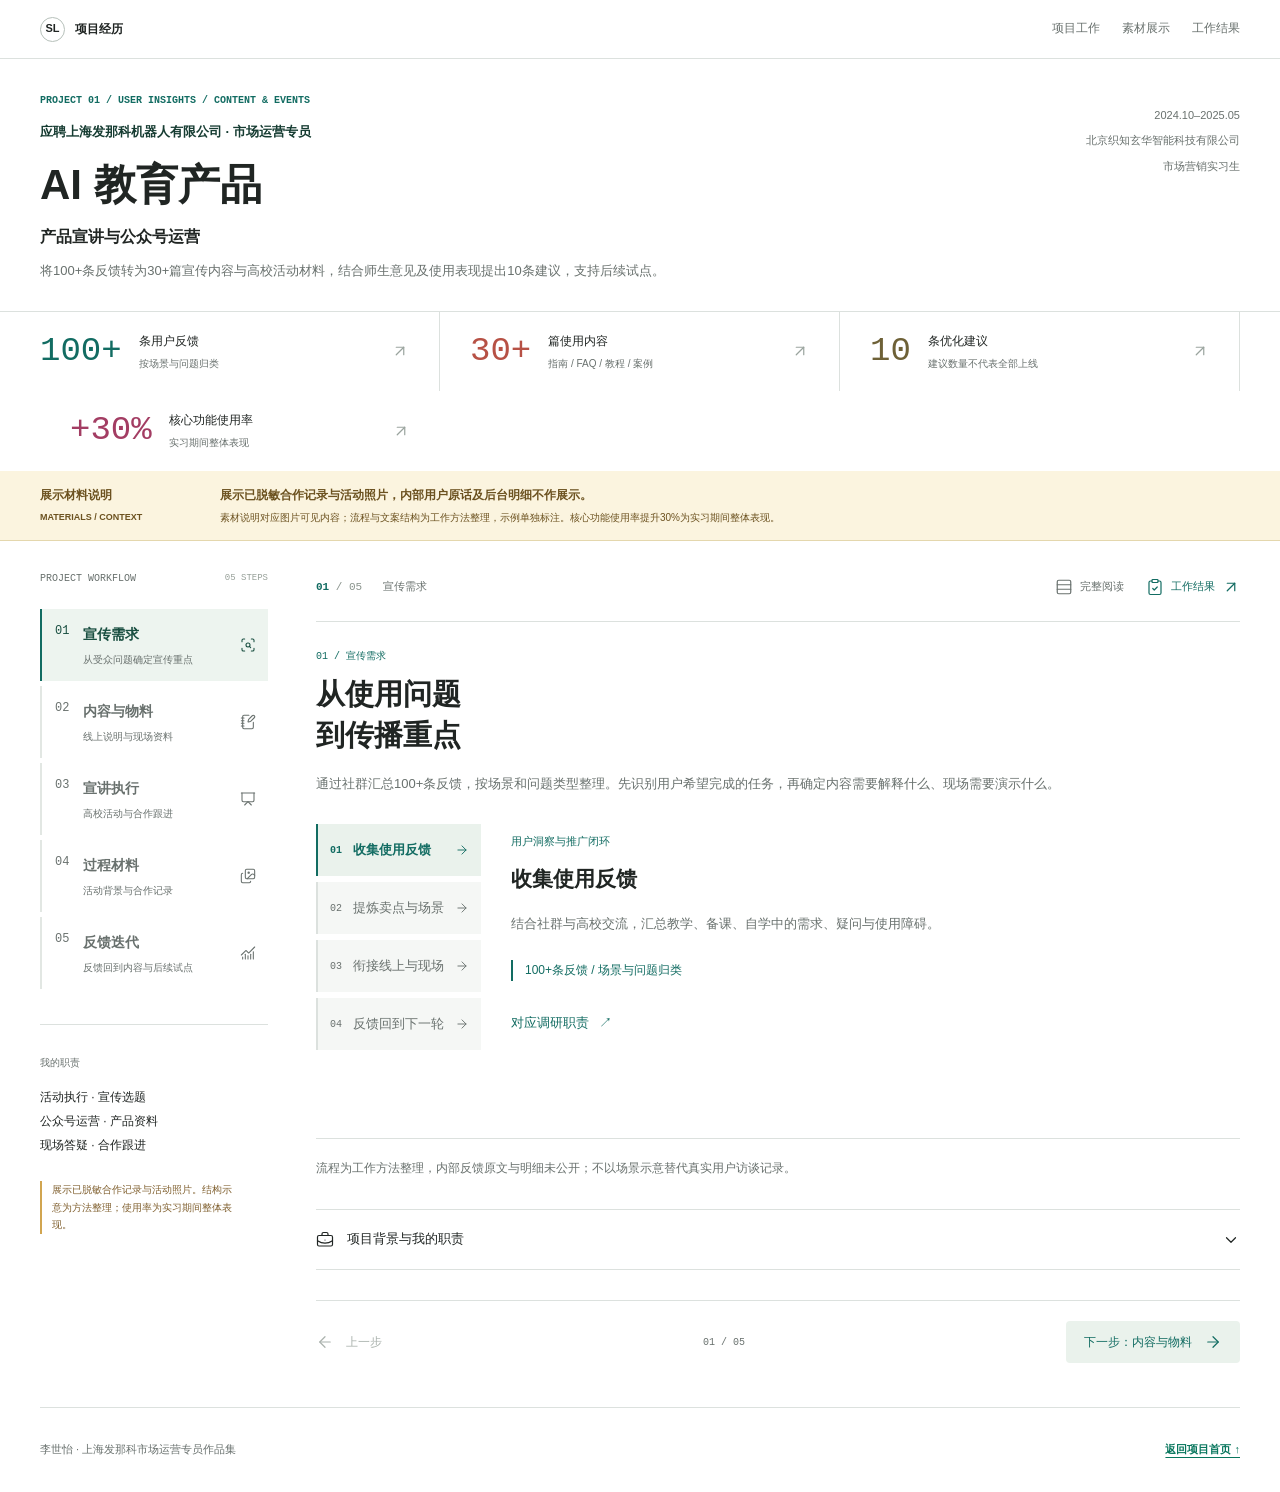
<file: docs/projects/ai-education-partnership/case_study.html>
<!doctype html>
<html lang="zh-CN">
<head>
  <meta charset="UTF-8">
  <meta name="viewport" content="width=device-width, initial-scale=1">
  <meta name="description" content="李世怡应聘上海发那科机器人有限公司市场运营专员：AI教育产品公众号运营与高校活动案例，将100+条反馈转为30+篇宣传内容、活动材料和10条优化建议。">
  <title>AI 教育产品宣讲与公众号运营 | 上海发那科市场运营专员 · 李世怡</title>
  <style>
    :root {
      --ink: #202e2a; --forest: #163c32; --green: #08765d; --blue: #245bd0;
      --pink: #b23768; --gold: #996014; --yellow: #ffe083; --muted: #5c6c66;
      --line: #d8e1dc; --soft: #f3f6f4; --paper: #fff;
    }
    * { box-sizing: border-box; }
    html { scroll-behavior: smooth; scroll-padding-top: 88px; }
    body { margin: 0; color: var(--ink); background: var(--paper); font: 16px/1.75 Inter, -apple-system, BlinkMacSystemFont, "Segoe UI", "PingFang SC", "Microsoft YaHei", sans-serif; letter-spacing: 0; }
    h1, h2, h3, h4, p, figure { margin: 0; }
    h1, h2, h3, h4 { line-height: 1.4; letter-spacing: 0; text-wrap: balance; }
    p { overflow-wrap: anywhere; }
    a { color: inherit; text-underline-offset: 4px; }
    img { display: block; max-width: 100%; height: auto; }
    button { font: inherit; cursor: pointer; touch-action: manipulation; }
    button, a { -webkit-tap-highlight-color: transparent; }
    [hidden] { display: none !important; }
    :focus-visible { outline: 3px solid var(--pink); outline-offset: 5px; }
    .mono { font-family: "SFMono-Regular", Consolas, monospace; font-variant-numeric: tabular-nums; }
    .wrap { width: min(1180px, calc(100% - 64px)); margin-inline: auto; }
    .skip-link { position: fixed; z-index: 100; top: 8px; left: 12px; transform: translateY(-150%); padding: 8px 12px; background: #fff; }
    .skip-link:focus { transform: none; }
    .topbar { position: sticky; top: 0; z-index: 30; min-height: 64px; display: flex; align-items: center; justify-content: space-between; gap: 24px; padding: 0 max(32px, calc((100% - 1180px) / 2)); background: #163c32fa; color: #fff; border-bottom: 1px solid #ffffff26; }
    .brand { display: inline-flex; align-items: center; gap: 10px; text-decoration: none; font-size: 13px; font-weight: 700; white-space: nowrap; }
    .brand-mark { display: grid; place-items: center; width: 28px; height: 28px; border: 1px solid #ffffff80; border-radius: 50%; font-size: 11px; }
    .topnav { display: flex; gap: 22px; overflow: auto; scrollbar-width: none; }
    .topnav::-webkit-scrollbar { display: none; }
    .topnav a { display: inline-flex; align-items: center; flex-shrink: 0; min-height: 44px; color: #d1e2da; font-size: 12px; text-decoration: none; border-bottom: 2px solid transparent; }
    .topnav a:hover, .topnav a[aria-current="location"] { color: #fff; border-bottom-color: var(--yellow); }
    .topnav .privacy-link { color: var(--yellow); font-weight: 750; }
    .hero { position: relative; isolation: isolate; color: #fff; background: var(--forest); }
    .hero::before { content: ""; position: absolute; inset: 0; z-index: -1; background: linear-gradient(90deg, #102b24fa 0%, #102b24ec 43%, #102b2460 75%, #102b2438 100%), url("../../works/covers/ai-partnership.jpg") center / cover no-repeat; }
    .hero-inner { padding-block: 64px 54px; }
    .application-target { color: #163c32; font-size: 13px; font-weight: 650; margin-bottom: 16px; }
    .eyebrow { color: #ffdf8a; font-size: 11px; font-weight: 750; margin-bottom: 22px; }
    h1 { max-width: 790px; font-size: 56px; font-weight: 850; line-height: 1.22; }
    .hero-copy { max-width: 630px; margin-top: 25px; color: #e2eee7; font-size: 17px; line-height: 1.9; }
    .hero-meta { display: flex; flex-wrap: wrap; gap: 8px 24px; margin-top: 30px; color: #e0e9e3; font-size: 12px; }
    .hero-meta span { padding-left: 10px; border-left: 2px solid #ffdf8a; }
    .hero-foot { display: flex; justify-content: space-between; align-items: center; gap: 24px; margin-top: 38px; padding-top: 20px; border-top: 1px solid #ffffff40; }
    .hero-foot p { color: #d1e2da; font-size: 12px; }
    .hero-foot a { display: inline-flex; gap: 18px; align-items: center; min-height: 44px; color: #ffdf8a; font-size: 13px; font-weight: 700; text-decoration: none; }
    .confidential { background: var(--yellow); color: #362807; border-bottom: 1px solid #d9b759; scroll-margin-top: 0; }
    .confidential-inner { display: grid; grid-template-columns: 220px 1fr; gap: 40px; padding-block: 25px; align-items: center; }
    .confidential-label { display: block; font-size: 19px; line-height: 1.4; }
    .confidential-label small { display: block; margin-top: 7px; font-size: 10px; font-weight: 650; }
    .confidential-copy strong { display: block; font-size: 16px; }
    .confidential-copy p { margin-top: 5px; font-size: 12px; }
    .band { border-bottom: 1px solid var(--line); }
    .band.soft { background: var(--soft); }
    .section { padding-block: 76px; scroll-margin-top: 16px; }
    .section-head { display: grid; grid-template-columns: minmax(0, .85fr) minmax(0, 1.15fr); align-items: start; gap: 70px; margin-bottom: 36px; }
    .index { margin-bottom: 12px; color: var(--green); font-size: 11px; font-weight: 750; }
    h2 { font-size: 36px; font-weight: 800; }
    h3 { font-size: 21px; }
    .section-intro { padding-top: 3px; font-size: 15px; color: var(--muted); line-height: 1.95; }
    .section-intro p + p { margin-top: 12px; }
    .work-grid { display: grid; grid-template-columns: repeat(4, minmax(0, 1fr)); gap: 26px; }
    .work-item { --accent: var(--green); padding-top: 24px; border-top: 3px solid var(--accent); }
    .work-item:nth-child(2) { --accent: var(--blue); }
    .work-item:nth-child(3) { --accent: var(--pink); }
    .work-item:nth-child(4) { --accent: var(--gold); }
    .work-number { display: block; color: var(--accent); font: 42px/1.1 "SFMono-Regular", Consolas, monospace; margin-bottom: 19px; }
    .work-item p { margin-top: 12px; font-size: 13px; color: var(--muted); }
    .timeline { display: grid; grid-template-columns: repeat(4, minmax(0, 1fr)); gap: 22px; padding: 0; margin: 0; list-style: none; }
    .stage { --accent: var(--green); position: relative; min-width: 0; padding-top: 29px; }
    .stage:nth-child(2) { --accent: var(--blue); }
    .stage:nth-child(3) { --accent: var(--pink); }
    .stage:nth-child(4) { --accent: var(--gold); }
    .stage::before { content: ""; position: absolute; top: 0; left: 0; right: -22px; height: 3px; background: var(--accent); }
    .stage:last-child::before { right: 0; }
    .stage:not(:last-child)::after { content: "→"; position: absolute; top: -18px; right: -18px; color: var(--accent); background: var(--soft); font-size: 23px; padding-inline: 4px; }
    .stage-top { display: flex; align-items: center; justify-content: space-between; gap: 14px; color: var(--accent); }
    .stage-top strong { font: 48px/1 "SFMono-Regular", Consolas, monospace; }
    .stage-top span { font-size: 10px; font-weight: 750; }
    .stage h3 { font-size: 20px; margin-top: 22px; min-height: 57px; }
    .stage p { min-height: 80px; margin-top: 12px; color: var(--muted); font-size: 13px; }
    .stage-output { min-height: 88px; padding-block: 17px; margin-top: 16px; border-top: 1px solid var(--line); }
    .stage-output small { display: block; font-size: 10px; color: var(--muted); margin-bottom: 5px; }
    .stage-output strong { display: block; font-size: 12px; font-weight: 650; }
    .stage a { display: inline-flex; min-height: 44px; align-items: center; gap: 14px; font-size: 12px; color: var(--accent); text-decoration: none; border-bottom: 1px solid currentColor; }
    .stage a:hover { background: #e5ece8; }
    .collaboration-map { display: grid; grid-template-columns: minmax(0, .8fr) minmax(0, 1fr) minmax(0, 1.25fr); gap: 62px; align-items: center; padding-block: 24px; }
    .partner { position: relative; border-block: 2px solid var(--blue); padding-block: 27px; }
    .map-label { display: block; color: var(--blue); font-size: 10px; font-weight: 750; margin-bottom: 14px; }
    .partner h3 { font-size: 24px; }
    .partner p { color: var(--muted); font-size: 13px; margin-top: 12px; }
    .partner::after { content: "⇄"; position: absolute; right: -46px; top: 50%; transform: translateY(-50%); color: var(--green); font-size: 25px; }
    .my-role { position: relative; padding: 30px 26px; background: var(--forest); color: #fff; border-radius: 4px; }
    .my-role .map-label { color: #a7e6c8; }
    .my-role h3 { font-size: 25px; line-height: 1.5; }
    .my-role ul { list-style: none; margin: 22px 0 0; padding: 0; color: #d8e9df; font-size: 13px; }
    .my-role li { padding-block: 8px; border-top: 1px solid #ffffff2b; }
    .my-role::after { content: ""; position: absolute; width: 31px; height: 1px; right: -31px; top: 50%; background: #95aea0; }
    .teams { display: grid; gap: 12px; position: relative; }
    .teams::before { content: ""; position: absolute; left: -32px; top: 47px; bottom: 47px; border-left: 1px solid #95aea0; }
    .team { --accent: var(--blue); position: relative; display: grid; grid-template-columns: 35px 1fr; gap: 12px; min-height: 94px; align-items: center; padding: 15px 18px; background: var(--soft); border-left: 3px solid var(--accent); }
    .team:nth-child(2) { --accent: var(--green); }
    .team:nth-child(3) { --accent: var(--pink); }
    .team:nth-child(4) { --accent: var(--gold); }
    .team::before { content: ""; position: absolute; left: -32px; width: 29px; top: 50%; height: 1px; background: #95aea0; }
    .team > span { color: var(--accent); font-size: 12px; }
    .team h4 { font-size: 15px; }
    .team p { color: var(--muted); font-size: 12px; margin-top: 4px; }
    .map-note { margin-top: 22px; padding-top: 19px; border-top: 1px solid var(--line); color: var(--muted); font-size: 12px; }
    .followup-table { border-top: 2px solid var(--ink); }
    .followup-row { display: grid; grid-template-columns: .65fr 1.2fr 1.15fr; gap: 36px; align-items: baseline; padding: 23px 0; border-bottom: 1px solid var(--line); }
    .followup-row.header { padding-block: 12px; font-size: 11px; color: var(--muted); }
    .followup-row h3 { font-size: 16px; }
    .followup-row h3 span { font-size: 11px; color: var(--green); margin-right: 10px; }
    .followup-row p { font-size: 13px; color: var(--muted); }
    .followup-row p:last-child { color: var(--ink); }
    .followup-label { display: none; }
    .records { display: grid; grid-template-columns: repeat(3, minmax(0, 1fr)); gap: 30px; margin-top: 32px; }
    .record { padding-top: 16px; border-top: 3px solid var(--green); }
    .record:nth-child(2) { border-top-color: var(--blue); }
    .record:nth-child(3) { border-top-color: var(--pink); }
    .record h4 { font-size: 15px; }
    .record p { margin-top: 7px; font-size: 12px; color: var(--muted); }
    .evidence-notice { display: flex; align-items: baseline; gap: 24px; padding: 17px 22px; margin-bottom: 32px; color: #362807; background: var(--yellow); border-left: 4px solid #ae790b; }
    .evidence-notice strong { flex-shrink: 0; font-size: 14px; }
    .evidence-notice p { font-size: 12px; }
    .evidence-grid { display: grid; grid-template-columns: repeat(6, minmax(0, 1fr)); gap: 38px 26px; }
    .evidence { grid-column: span 2; min-width: 0; scroll-margin-top: 108px; }
    .evidence:nth-child(-n+2) { grid-column: span 3; }
    .evidence:target { outline: 3px solid var(--green); outline-offset: 10px; }
    .evidence-heading { display: flex; align-items: baseline; justify-content: space-between; gap: 12px; padding-bottom: 12px; }
    .evidence-heading span { font-size: 12px; color: var(--green); font-weight: 750; }
    .evidence-heading time { font-size: 11px; color: var(--muted); }
    .evidence-frame { display: block; position: relative; aspect-ratio: 4 / 3; overflow: hidden; background: #eef0ef; border: 1px solid var(--line); cursor: zoom-in; }
    .evidence:nth-child(-n+2) .evidence-frame { aspect-ratio: 1.9 / 1; }
    .evidence-frame img { width: 100%; height: 100%; object-fit: contain; }
    .evidence-frame:hover { outline: 3px solid var(--green); outline-offset: -3px; }
    .evidence figcaption { margin-top: 16px; padding-top: 15px; border-top: 1px solid var(--line); }
    .evidence figcaption strong { display: block; font-size: 16px; }
    .evidence figcaption p { font-size: 12px; color: var(--muted); margin-top: 7px; }
    .outcomes-band { color: #fff; background: var(--forest); }
    .outcomes-band .index { color: #a7e6c8; }
    .outcomes-band .section-intro { color: #d1e2d9; }
    .outcome-grid { display: grid; grid-template-columns: repeat(3, minmax(0, 1fr)); border-block: 1px solid #ffffff42; }
    .outcome { padding: 30px 28px; }
    .outcome:first-child { padding-left: 0; }
    .outcome + .outcome { border-left: 1px solid #ffffff42; }
    .outcome span { font-size: 10px; color: #ffdf8a; }
    .outcome h3 { font-size: 23px; margin-top: 26px; }
    .outcome p { font-size: 13px; margin-top: 12px; color: #d1e2d9; }
    .signing-evidence { width: min(820px, 100%); margin: 32px auto 0; }
    .signing-evidence .evidence-frame { aspect-ratio: 1188 / 573; border-color: #ffffff42; }
    .signing-evidence figcaption { padding-top: 14px; }
    .signing-evidence figcaption strong { font-size: 16px; }
    .signing-evidence figcaption p { margin-top: 4px; color: #d1e2d9; font-size: 13px; }
    .contribution { display: flex; gap: 26px; margin-top: 30px; align-items: baseline; }
    .contribution strong { flex-shrink: 0; color: #ffdf8a; font-size: 13px; }
    .contribution p { color: #d1e2d9; font-size: 13px; }
    .footer { padding-block: 26px; color: var(--muted); font-size: 11px; }
    .footer .wrap { display: flex; align-items: center; justify-content: space-between; gap: 20px; }
    .footer a { display: inline-flex; align-items: center; min-height: 44px; color: var(--green); font-weight: 700; }
    .lightbox { width: min(1320px, calc(100% - 40px)); max-width: none; height: min(920px, calc(100dvh - 40px)); max-height: none; margin: auto; padding: 0; border: 1px solid #ffffff4a; border-radius: 6px; background: #172a23; color: #fff; }
    .lightbox::backdrop { background: #081510e8; }
    .lightbox[open] { display: grid; grid-template-rows: auto auto minmax(0, 1fr) auto; }
    .lightbox-head { display: flex; align-items: center; justify-content: space-between; gap: 18px; padding: 12px 18px; }
    .lightbox-head h2 { font-size: 16px; }
    .icon-button { display: grid; place-items: center; width: 44px; height: 44px; flex-shrink: 0; padding: 0; border: 1px solid #ffffff55; border-radius: 4px; background: transparent; color: #fff; font-size: 25px; }
    .icon-button:hover:not(:disabled) { background: #ffffff20; }
    .icon-button:disabled { opacity: .3; cursor: default; }
    .lightbox-disclosure { padding: 8px 18px; color: #362807; background: var(--yellow); font-size: 12px; font-weight: 650; }
    .lightbox-visual { min-height: 0; display: grid; place-items: center; padding: 14px; }
    .lightbox-visual img { width: 100%; height: 100%; min-height: 0; object-fit: contain; }
    .lightbox-footer { display: grid; grid-template-columns: 44px minmax(0, 1fr) 44px; gap: 18px; align-items: center; padding: 12px 18px; border-top: 1px solid #ffffff30; }
    .lightbox-caption { min-width: 0; text-align: center; }
    .lightbox-caption p { color: #d1e2d9; font-size: 12px; }
    .lightbox-caption a { display: inline-flex; align-items: center; min-height: 32px; font-size: 11px; color: #ffdf8a; }
    @media (max-width: 1000px) {
      h1 { font-size: 48px; max-width: 720px; } h2 { font-size: 32px; }
      .topnav { gap: 16px; } .brand { font-size: 12px; }
      .section-head { gap: 36px; }
      .confidential-inner { grid-template-columns: 190px 1fr; gap: 26px; }
      .work-grid { gap: 22px; } .work-item h3 { font-size: 19px; }
      .timeline { gap: 18px; } .stage::before { right: -18px; }
      .stage h3 { font-size: 18px; min-height: 51px; } .stage p { min-height: 104px; }
      .collaboration-map { gap: 42px; } .partner::after { right: -34px; }
      .my-role { padding: 24px 20px; } .my-role h3 { font-size: 22px; }
      .my-role::after { right: -21px; width: 21px; } .teams::before { left: -22px; }
      .team { padding-inline: 14px; grid-template-columns: 24px 1fr; gap: 8px; }
      .team::before { width: 19px; left: -22px; }
      .evidence-grid { gap: 30px 22px; } .evidence { grid-column: span 3; }
      .outcome h3 { font-size: 21px; } .outcome { padding-inline: 20px; }
    }
    @media (max-width: 760px) {
      html { scroll-padding-top: 104px; }
      .wrap { width: calc(100% - 36px); }
      .topbar { flex-direction: column; align-items: stretch; gap: 0; padding: 12px 18px 0; }
      .brand { font-size: 12px; } .brand-mark { width: 24px; height: 24px; }
      .topnav { width: 100%; gap: 21px; } .topnav a { font-size: 11px; }
      .hero-inner { padding-block: 38px 28px; }
      .hero::before { background-image: linear-gradient(90deg, #102b24ef 0%, #102b24e0 50%, #102b2490 100%), url("../../works/covers/ai-partnership.jpg"); background-position: center, 62% center; }
      h1 { font-size: 34px; line-height: 1.3; }
      .eyebrow { font-size: 10px; margin-bottom: 16px; }
      .hero-copy { font-size: 14px; margin-top: 20px; }
      .hero-meta { margin-top: 20px; gap: 8px 18px; font-size: 10px; }
      .hero-foot { margin-top: 25px; padding-top: 12px; gap: 16px; }
      .hero-foot p { max-width: 190px; font-size: 10px; } .hero-foot a { font-size: 11px; gap: 8px; flex-shrink: 0; }
      .confidential-inner { grid-template-columns: 1fr; padding-block: 21px; gap: 12px; }
      .confidential-label { font-size: 18px; }
      .confidential-label small { display: none; }
      .confidential-copy strong { font-size: 14px; } .confidential-copy p { font-size: 11px; }
      .section { padding-block: 50px; }
      .section-head { grid-template-columns: 1fr; gap: 18px; margin-bottom: 28px; }
      .section-intro { font-size: 14px; } h2 { font-size: 29px; }
      .index { font-size: 10px; margin-bottom: 10px; }
      .work-grid { grid-template-columns: repeat(2, minmax(0, 1fr)); gap: 28px 24px; }
      .work-item { padding-top: 17px; } .work-number { font-size: 33px; margin-bottom: 12px; }
      .work-item h3 { font-size: 19px; } .work-item p { font-size: 12px; margin-top: 8px; }
      .timeline { grid-template-columns: 1fr; gap: 0; }
      .stage { padding: 0 0 30px 63px; margin-left: 9px; border-left: 2px solid var(--accent); }
      .stage:last-child { padding-bottom: 0; }
      .stage::before { display: none; }
      .stage:not(:last-child)::after { content: "↓"; left: -11px; right: auto; top: auto; bottom: 5px; padding: 0; font-size: 22px; }
      .stage-top strong { position: absolute; left: 15px; top: 3px; font-size: 25px; }
      .stage-top span { font-size: 10px; }
      .stage h3 { margin-top: 7px; font-size: 20px; min-height: 0; }
      .stage p { min-height: 0; margin-top: 10px; font-size: 13px; }
      .stage-output { min-height: 0; padding-block: 12px 0; margin-top: 12px; }
      .stage a { margin-top: 8px; font-size: 11px; }
      .collaboration-map { grid-template-columns: 1fr; gap: 38px; padding: 0; }
      .partner { padding-block: 19px; } .partner h3 { font-size: 23px; }
      .map-label { margin-bottom: 10px; }
      .partner::after { content: "↕"; top: auto; bottom: -36px; left: 28px; right: auto; transform: none; }
      .my-role { padding: 24px; } .my-role h3 { font-size: 24px; }
      .my-role h3 br { display: none; }
      .my-role ul { display: flex; flex-wrap: wrap; gap: 8px 22px; margin-top: 15px; }
      .my-role li { font-size: 12px; }
      .my-role::after { top: 100%; right: auto; left: 40px; width: 1px; height: 38px; }
      .teams { margin-left: 62px; }
      .teams::before { top: 0; left: -22px; bottom: 47px; }
      .team { grid-template-columns: 25px 1fr; min-height: 94px; padding: 15px 13px; }
      .team h4 { font-size: 14px; } .team p { font-size: 11px; }
      .map-note { margin-top: 25px; font-size: 11px; }
      .followup-row { grid-template-columns: 1fr; gap: 10px; padding-block: 22px; }
      .followup-row.header { display: none; }
      .followup-row p { display: grid; grid-template-columns: 68px 1fr; gap: 15px; font-size: 12px; }
      .followup-label { display: inline; color: var(--muted); font-size: 11px; }
      .records { grid-template-columns: 1fr; gap: 20px; }
      .record { display: grid; grid-template-columns: 100px 1fr; gap: 18px; }
      .record h4 { font-size: 14px; } .record p { margin: 0; }
      .evidence-notice { display: block; padding: 15px 17px; margin-bottom: 27px; }
      .evidence-notice p { margin-top: 6px; font-size: 11px; }
      .evidence-grid { grid-template-columns: 1fr; gap: 30px; }
      .evidence, .evidence:nth-child(-n+2) { grid-column: auto; }
      .evidence-heading { padding-bottom: 9px; }
      .evidence figcaption { margin-top: 12px; padding-top: 12px; }
      .outcome-grid { grid-template-columns: 1fr; }
      .outcome, .outcome:first-child { padding: 23px 0; }
      .outcome + .outcome { border-left: 0; border-top: 1px solid #ffffff42; }
      .outcome h3 { margin-top: 10px; font-size: 23px; } .outcome p { margin-top: 8px; }
      .contribution { display: block; margin-top: 25px; } .contribution p { margin-top: 10px; font-size: 12px; }
      .footer .wrap { flex-direction: column; align-items: flex-start; gap: 5px; }
      .lightbox { width: calc(100% - 16px); height: calc(100dvh - 24px); }
      .lightbox-head { padding: 10px 12px; gap: 12px; } .lightbox-head h2 { font-size: 14px; }
      .lightbox-disclosure { padding: 8px 12px; font-size: 11px; }
      .lightbox-visual { padding: 8px; }
      .lightbox-footer { gap: 10px; padding: 12px; } .lightbox-caption p { font-size: 11px; }
    }
    @media (prefers-reduced-motion: reduce) { html { scroll-behavior: auto; } }
  </style>
  <link rel="stylesheet" href="../ai-news-dashboard/case-study-workspace.css">
  <link rel="stylesheet" href="../project-workspace.css">
  <link rel="stylesheet" href="../market-workspace.css">
</head>
<body>
  <a class="skip-link" href="#overview">跳至项目内容</a>
  <header class="topbar">
    <a class="brand" href="../../index.html" aria-label="返回作品集首页"><span class="brand-mark">SL</span><span>李世怡 · 上海发那科市场运营</span></a>
    <nav class="topnav" aria-label="页面导航">
      <a href="#journey">用户洞察</a><a href="#followup">内容与物料</a><a href="#collaboration">推广执行</a><a href="#evidence">过程材料</a><a href="#outcome">结果与迭代</a><a class="privacy-link" href="#confidential">材料说明</a>
    </nav>
  </header>
  <main>
    <section class="hero" aria-labelledby="project-title">
      <div class="wrap hero-inner">
        <p class="eyebrow">PROJECT 01 / PRODUCT MARKETING · AI EDUCATION</p>
        <p class="application-target">应聘上海发那科机器人有限公司 · 市场运营专员</p>
        <h1 id="project-title">AI 教育产品<br>产品宣讲与公众号运营</h1>
        <p class="hero-copy">将100+条反馈转为30+篇宣传内容与高校活动材料，结合师生意见及使用表现提出10条建议，支持后续试点。</p>
        <div class="hero-meta"><span>2024.10–2025.05</span><span>北京织知玄华智能科技有限公司</span><span>市场营销实习生</span></div>
        <div class="hero-foot"><p>宣传需求 / 公众号运营 / 高校活动 / 合作对接</p><a href="#journey">查看推广闭环 <span aria-hidden="true">↓</span></a></div>
      </div>
    </section>
    <aside class="confidential" id="confidential" aria-labelledby="confidential-title">
      <div class="wrap confidential-inner">
        <strong class="confidential-label" id="confidential-title">展示材料说明<small>MATERIALS / CONTEXT</small></strong>
        <div class="confidential-copy"><strong>展示已脱敏合作记录与活动照片，内部用户原话及后台明细不作展示。</strong><p>素材说明对应图片可见内容；流程与文案结构为工作方法整理，示例单独标注。核心功能使用率提升30%为实习期间整体表现。</p></div>
      </div>
    </aside>

    <div class="band">
      <section class="wrap section" id="overview" aria-labelledby="overview-title">
        <div class="section-head">
          <div><p class="index">01 / 背景与职责</p><h2 id="overview-title">先理解需求<br>再组织产品传播</h2></div>
          <div class="section-intro"><p>高校用户在教学、备课和自学中的需求不同，推广内容既要讲清产品价值，也要解决首次使用中的疑问。</p><p>我将社群反馈与宣讲体验衔接起来，配合产品、业务团队准备线上内容与现场材料；合作侧整理东南亚合作方需求，跟进协议与交接。</p></div>
        </div>
        <div class="work-grid">
          <article class="work-item"><span class="work-number">01</span><h3>宣传需求与受众研究</h3><p>整理100+条用户反馈，分析海外和内地高校需求，识别高频场景及使用障碍。</p></article>
          <article class="work-item"><span class="work-number">02</span><h3>公众号运营</h3><p>从0到1建设公众号内容，围绕卖点与场景输出30+篇指南、FAQ、教程及案例。</p></article>
          <article class="work-item"><span class="work-number">03</span><h3>市场活动执行</h3><p>对接高校宣讲和体验，协同准备演示及课程材料，安排流程并负责现场答疑。</p></article>
          <article class="work-item"><span class="work-number">04</span><h3>合作对接</h3><p>整理东南亚合作方需求，协助跟进协议签署与交接进度，同步下一步待办。</p></article>
        </div>
      </section>
    </div>

    <div class="band soft">
      <section class="wrap section" id="journey" aria-labelledby="journey-title">
        <div class="section-head">
          <div><p class="index">02 / 用户洞察</p><h2 id="journey-title">从使用问题<br>到传播重点</h2></div>
          <p class="section-intro">通过社群汇总100+条反馈，按场景和问题类型整理。先识别用户希望完成的任务，再确定内容需要解释什么、现场需要演示什么。</p>
        </div>
        <ol class="timeline" aria-label="四阶段用户洞察与推广闭环">
          <li class="stage"><div class="stage-top"><strong>01</strong><span>LISTEN</span></div><h3>收集使用反馈</h3><p>结合社群与高校交流，汇总教学、备课、自学中的需求、疑问与使用障碍。</p><div class="stage-output"><small>已有工作</small><strong>100+条反馈 / 场景与问题归类</strong></div><a href="#overview">对应调研职责 <span aria-hidden="true">↗</span></a></li>
          <li class="stage"><div class="stage-top"><strong>02</strong><span>DEFINE</span></div><h3>提炼卖点与场景</h3><p>将高频需求对应到产品能力，用任务、使用步骤与结果说明产品价值，避免只罗列功能。</p><div class="stage-output"><small>方法整理</small><strong>用户任务 → 产品能力 → 场景表达</strong></div><a href="#followup">查看内容结构 <span aria-hidden="true">↗</span></a></li>
          <li class="stage"><div class="stage-top"><strong>03</strong><span>COMMUNICATE</span></div><h3>衔接线上与现场</h3><p>将已确认的信息整理为公众号内容及宣讲材料，在线上持续解答，在线下演示与答疑。</p><div class="stage-output"><small>已有产出</small><strong>30+篇内容 / 宣讲与体验材料</strong></div><a href="#collaboration">查看活动执行 <span aria-hidden="true">↗</span></a></li>
          <li class="stage"><div class="stage-top"><strong>04</strong><span>ITERATE</span></div><h3>反馈回到下一轮</h3><p>结合使用表现及现场问题，补充FAQ与案例，将产品问题提交相关团队，再调整后续推广重点。</p><div class="stage-output"><small>已有工作</small><strong>10条优化建议 / 后续试点支持</strong></div><a href="#outcome">查看结果与迭代 <span aria-hidden="true">↗</span></a></li>
        </ol>
        <p class="map-note">流程为工作方法整理，内部反馈原文与明细未公开；不以场景示意替代真实用户访谈记录。</p>
      </section>
    </div>

    <div class="band soft">
      <section class="wrap section" id="followup" aria-labelledby="followup-title">
        <div class="section-head">
          <div><p class="index">03 / 内容与物料</p><h2 id="followup-title">同一批需求<br>形成不同沟通材料</h2></div>
          <p class="section-intro">从0到1开展公众号内容建设，累计输出30+篇使用内容。围绕产品卖点及使用场景组织表达，并协同产品、业务团队准备现场资料。</p>
        </div>
        <div class="followup-table" role="table" aria-label="内容类型与我的工作">
          <div class="followup-row header" role="row"><span role="columnheader">内容类型</span><span role="columnheader">回应的用户需求</span><span role="columnheader">我的工作与结构</span></div>
          <div class="followup-row" role="row"><h3 role="rowheader"><span class="mono">01</span>产品介绍与指南</h3><p role="cell"><span class="followup-label">用户需求</span><span>初次接触产品，希望了解适用任务及如何开始使用。</span></p><p role="cell"><span class="followup-label">我的工作</span><span>提炼产品卖点，按照场景、入口和首次操作组织公众号说明；支持产品演示准备。</span></p></div>
          <div class="followup-row" role="row"><h3 role="rowheader"><span class="mono">02</span>功能教程</h3><p role="cell"><span class="followup-label">用户需求</span><span>已有具体任务，需要知道输入要求、关键步骤及结果查看方式。</span></p><p role="cell"><span class="followup-label">我的工作</span><span>将操作拆成可理解的步骤，协同核对产品信息，使线上教程与现场演示保持一致。</span></p></div>
          <div class="followup-row" role="row"><h3 role="rowheader"><span class="mono">03</span>FAQ 与现场答疑</h3><p role="cell"><span class="followup-label">用户需求</span><span>重复出现的使用疑问，需要可查阅、已确认的说明。</span></p><p role="cell"><span class="followup-label">我的工作</span><span>归类高频问题，准备FAQ；现场负责答疑，待确认问题记录后交由相关团队核查。</span></p></div>
          <div class="followup-row" role="row"><h3 role="rowheader"><span class="mono">04</span>场景案例与课程材料</h3><p role="cell"><span class="followup-label">用户需求</span><span>希望理解功能如何用于教学、备课或自学，而不仅是知道功能名称。</span></p><p role="cell"><span class="followup-label">我的工作</span><span>输出场景内容，协同准备教师案例与课程材料，以任务、操作及结果串起产品价值。</span></p></div>
        </div>
        <div class="records" aria-label="内容与资料衔接">
          <article class="record"><h4>线上持续查阅</h4><p>公众号提供指南、FAQ、教程及案例，帮助用户理解产品价值与使用方式。</p></article>
          <article class="record"><h4>线下演示与体验</h4><p>演示、FAQ、教师案例及课程材料支持高校宣讲，现场记录新问题。</p></article>
          <article class="record"><h4>反馈补充内容</h4><p>将可通过说明解决的问题补入资料，需要产品改进的事项提交团队跟进。</p></article>
        </div>
        <p class="map-note">上述结构为内容组织方法整理，非内部原始文档。30+篇包括指南、FAQ、教程与案例，不重复统计为不同项目产出。</p>
      </section>
    </div>

    <div class="band">
      <section class="wrap section" id="collaboration" aria-labelledby="collaboration-title">
        <div class="section-head">
          <div><p class="index">04 / 推广活动与市场合作</p><h2 id="collaboration-title">让内容准备<br>衔接现场与合作执行</h2></div>
          <p class="section-intro">高校推广包括宣讲、体验和答疑：先确认需求，再准备材料并组织现场，最后整理反馈。东南亚合作另以需求整理、协议签署与交接跟进衔接对应负责人。</p>
        </div>
        <div class="collaboration-map" aria-label="高校及海外合作需求通过活动与合作协调，连接产品、业务、高校及海外合作团队">
          <article class="partner"><span class="map-label">USERS / PARTNERS</span><h3>高校与海外合作方</h3><p>使用场景与活动需求<br>当地推广与合作安排</p></article>
          <article class="my-role"><span class="map-label">MY CONTRIBUTION / 我的工作</span><h3>材料准备<br>与执行跟进</h3><ul><li>活动流程与现场答疑</li><li>需求、反馈与分工同步</li><li>协议签署与项目交接跟进</li></ul></article>
          <div class="teams">
            <article class="team"><span class="mono">01</span><div><h4>高校对接与活动安排</h4><p>确认宣讲体验需求及流程，协调演示准备，负责现场答疑并记录师生反馈。</p></div></article>
            <article class="team"><span class="mono">02</span><div><h4>产品团队与资料核对</h4><p>协同准备产品演示、FAQ、教师案例及课程材料，核对功能说明并同步使用问题。</p></div></article>
            <article class="team"><span class="mono">03</span><div><h4>业务团队与执行协作</h4><p>同步宣传材料、活动分工与执行安排，将现场问题和后续待办交由对应团队跟进。</p></div></article>
            <article class="team"><span class="mono">04</span><div><h4>东南亚合作与项目交接</h4><p>整理合作方需求与双方分工，协助跟进协议签署、交接进度及待办事项。</p></div></article>
          </div>
        </div>
        <div class="records" aria-label="活动执行环节">
          <article class="record"><h4>会前：需求与材料</h4><p>对接高校需求，安排活动流程，协同确认演示内容及答疑资料。</p></article>
          <article class="record"><h4>现场：演示与答疑</h4><p>配合产品宣讲和体验，负责使用答疑，记录师生关注点及使用障碍。</p></article>
          <article class="record"><h4>会后：反馈与改进</h4><p>汇总用户行为及师生反馈，提出优化建议，补充内容并支持后续试点推广。</p></article>
        </div>
        <p class="map-note">合作协议是确认分工并推进交接的一环；最终合作条件、产品部署与协议审批由对应负责人确认。</p>
      </section>
    </div>

    <div class="band">
      <section class="wrap section" id="evidence" aria-labelledby="evidence-title">
        <div class="section-head">
          <div><p class="index">05 / 过程材料</p><h2 id="evidence-title">高校活动与<br>合作推进材料</h2></div>
          <p class="section-intro">保留原网站的高校交流照片和五份已脱敏合作记录。它们呈现活动场景及合作沟通过程，内容产量与使用率变化依照简历口径单独说明。</p>
        </div>
        <aside class="evidence-notice" aria-label="过程材料说明"><strong>沿用脱敏原图</strong><p>未新增披露信息。沟通、文件发送及照片不作为个人独立完成全部项目或营销指标的证明。</p></aside>
        <figure class="evidence" style="margin-bottom:36px" id="education-event"><div class="evidence-heading"><span class="mono">FIELD / UNIVERSITY</span><span>高校交流活动</span></div><a class="evidence-frame" href="../../works/covers/education-pilot.png" target="_blank" rel="noopener" aria-label="查看高校交流活动图片" title="查看图片"><img src="../../works/covers/education-pilot.png" alt="原网站保留的高校交流活动图片" loading="lazy"></a><figcaption><strong>高校宣讲与体验背景</strong><p>沿用原网站活动照片，展示高校交流场景；具体个人职责为材料准备、流程安排和现场答疑。</p></figcaption></figure>
        <div class="evidence-grid">
          <figure class="evidence" id="evidence-01"><div class="evidence-heading"><span class="mono">RECORD 01</span><time datetime="2025-01-14">2025.01.14</time></div><a class="evidence-frame" href="./assets/evidence-latest-01.jpg" target="_blank" rel="noopener" aria-label="查看初步信息同步图片" title="查看图片"><img src="./assets/evidence-latest-01.jpg" alt="已脱敏的初步信息同步记录，2025年1月14日" loading="lazy" width="1710" height="844"></a><figcaption><strong>初步信息同步</strong><p>同步已有合作信息，整理需要进一步确认的问题。</p></figcaption></figure>
          <figure class="evidence" id="evidence-02"><div class="evidence-heading"><span class="mono">RECORD 02</span><time datetime="2025-01-15">2025.01.15</time></div><a class="evidence-frame" href="./assets/evidence-latest-02.jpg" target="_blank" rel="noopener" aria-label="查看方案反馈与内部讨论图片" title="查看图片"><img src="./assets/evidence-latest-02.jpg" alt="已脱敏的方案反馈与内部讨论记录，2025年1月15日" loading="lazy" width="1569" height="765"></a><figcaption><strong>方案反馈与内部讨论</strong><p>围绕合作方案同步意见，跟进内部反馈。</p></figcaption></figure>
          <figure class="evidence" id="evidence-03"><div class="evidence-heading"><span class="mono">RECORD 03</span><time datetime="2025-02-05">2025.02.05</time></div><a class="evidence-frame" href="./assets/evidence-latest-03.jpg" target="_blank" rel="noopener" aria-label="查看合作事项沟通图片" title="查看图片"><img src="./assets/evidence-latest-03.jpg" alt="已脱敏的合作事项沟通记录，2025年2月5日" loading="lazy" width="1692" height="1336"></a><figcaption><strong>合作事项沟通</strong><p>整理商讨结果，汇总市场与后续合作相关意见。</p></figcaption></figure>
          <figure class="evidence" id="evidence-04"><div class="evidence-heading"><span class="mono">RECORD 04</span><time datetime="2025-02-20">2025.02.20</time></div><a class="evidence-frame" href="./assets/evidence-latest-04.jpg" target="_blank" rel="noopener" aria-label="查看文件核对与流程跟进图片" title="查看图片"><img src="./assets/evidence-latest-04.jpg" alt="已脱敏的文件发送与信息同步记录，2025年2月20日" loading="lazy" width="1688" height="942"></a><figcaption><strong>文件核对与流程跟进</strong><p>发送合作文件，同步待整理的信息与相关问题；发送记录不作为签署证明。</p></figcaption></figure>
          <figure class="evidence" id="evidence-05"><div class="evidence-heading"><span class="mono">RECORD 05</span><time datetime="2025-02-28">2025.02.28</time></div><a class="evidence-frame" href="./assets/evidence-latest-05.jpg" target="_blank" rel="noopener" aria-label="查看文件整理与信息同步图片" title="查看图片"><img src="./assets/evidence-latest-05.jpg" alt="已脱敏的文件整理、发送与存档记录，2025年2月28日" loading="lazy" width="1706" height="1238"></a><figcaption><strong>文件整理与信息同步</strong><p>整理并发送相关文件，配合查阅与存档。</p></figcaption></figure>
        </div>
      </section>
    </div>

    <div class="band outcomes-band">
      <section class="wrap section" id="outcome" aria-labelledby="outcome-title">
        <div class="section-head"><div><p class="index">06 / 结果与迭代</p><h2 id="outcome-title">把推广反馈<br>带回内容和产品</h2></div><p class="section-intro">线上内容、现场体验和合作推进共同支持产品理解与后续推广。对结果保留具体口径，对问题区分内容补充、产品改进与合作交接。</p></div>
        <div class="outcome-grid">
          <article class="outcome"><span>01 / PRODUCT USAGE</span><h3>核心功能使用率提升30%</h3><p>为实习期间整体使用表现，不等同于新增用户增长、30个百分点或单一内容的独立效果。</p></article>
          <article class="outcome"><span>02 / FEEDBACK</span><h3>提出10条优化建议</h3><p>结合用户行为与师生反馈，向相关团队提供改进建议；建议数量不代表全部已上线。</p></article>
          <article class="outcome"><span>03 / MARKET COOPERATION</span><h3>合作事项持续跟进</h3><p>协助整理合作需求，跟进协议签署和交接进度；合作决策与审批由对应负责人确认。</p></article>
        </div>
        <figure class="signing-evidence">
          <a class="evidence-frame" href="./assets/06-signing.jpg" target="_blank" rel="noopener" aria-label="查看合作签约仪式现场图片" title="查看图片"><img src="./assets/06-signing.jpg" alt="原网站已脱敏的合作签约仪式现场合影" loading="lazy" width="1188" height="573"></a>
          <figcaption><strong>合作签约仪式现场</strong><p>呈现团队合作项目的阶段性结果；个人参与内容为需求及分工整理、签署跟进和交接支持。</p></figcaption>
        </figure>
        <div class="contribution"><strong>下一轮推广</strong><p>已确认的高频问题补入FAQ、教程与案例 → 产品问题提交团队跟进 → 后续活动强化对应演示 → 再收集反馈，持续调整内容重点。</p></div>
        <div class="contribution"><strong>AI 与 SOP</strong><p>方法展示：以AI辅助归类反馈、生成文案提纲与执行清单，再由人工核对产品信息。将需求、材料、现场答疑和反馈待办串成SOP；此处为整理后的示例流程。</p></div>
      </section>
    </div>
  </main>
  <footer class="footer"><div class="wrap"><span>李世怡 · 上海发那科市场运营专员作品集</span><a href="../../index.html">返回项目首页 ↑</a></div></footer>

  <dialog class="lightbox" aria-labelledby="lightbox-title" aria-describedby="lightbox-disclosure">
    <header class="lightbox-head"><h2 id="lightbox-title">项目材料</h2><button class="icon-button" id="lightbox-close" type="button" aria-label="关闭大图" title="关闭大图" autofocus>×</button></header>
    <p class="lightbox-disclosure" id="lightbox-disclosure">已脱敏材料 · 未公开信息因保密要求不作展示</p>
    <div class="lightbox-visual"><img alt="" hidden></div>
    <footer class="lightbox-footer"><button class="icon-button" id="lightbox-prev" type="button" aria-label="上一张材料" title="上一张材料">←</button><div class="lightbox-caption" aria-live="polite"><p id="lightbox-caption"></p><a id="lightbox-original" target="_blank" rel="noopener">打开原图 ↗</a></div><button class="icon-button" id="lightbox-next" type="button" aria-label="下一张材料" title="下一张材料">→</button></footer>
  </dialog>
  <script>
    const lightbox = document.querySelector('.lightbox');
    const links = [...document.querySelectorAll('.evidence-frame')];
    const preview = lightbox.querySelector('img');
    const previous = document.querySelector('#lightbox-prev');
    const next = document.querySelector('#lightbox-next');
    let activeIndex = 0;
    let opener = null;
    let previousOverflow = '';

    function showImage(index) {
      activeIndex = index;
      const link = links[index];
      const figure = link.closest('figure');
      preview.src = link.href;
      preview.alt = link.querySelector('img').alt;
      preview.hidden = false;
      document.querySelector('#lightbox-title').textContent = figure.querySelector('figcaption strong').textContent;
      const detail = figure.querySelector('time')?.textContent || figure.querySelector('figcaption p').textContent;
      document.querySelector('#lightbox-caption').textContent = `${String(index + 1).padStart(2, '0')} / ${String(links.length).padStart(2, '0')} · ${detail}`;
      document.querySelector('#lightbox-original').href = link.href;
      previous.disabled = index === 0;
      next.disabled = index === links.length - 1;
    }

    // Image links remain usable when dialog support or JavaScript is unavailable.
    if (typeof lightbox.showModal === 'function') {
      links.forEach((link, index) => link.addEventListener('click', (event) => {
        if (event.ctrlKey || event.metaKey || event.shiftKey || event.altKey) return;
        event.preventDefault();
        opener = link;
        previousOverflow = document.body.style.overflow;
        showImage(index);
        lightbox.showModal();
        document.body.style.overflow = 'hidden';
      }));
    }
    document.querySelector('#lightbox-close').addEventListener('click', () => lightbox.close());
    previous.addEventListener('click', () => { if (activeIndex > 0) showImage(activeIndex - 1); });
    next.addEventListener('click', () => { if (activeIndex < links.length - 1) showImage(activeIndex + 1); });
    lightbox.addEventListener('keydown', (event) => {
      if (event.key === 'Tab') {
        const controls = [...lightbox.querySelectorAll('button:not(:disabled), a[href]')];
        const first = controls[0];
        const last = controls[controls.length - 1];
        if (event.shiftKey && document.activeElement === first) { event.preventDefault(); last.focus(); }
        else if (!event.shiftKey && document.activeElement === last) { event.preventDefault(); first.focus(); }
      }
      if (event.key === 'ArrowLeft' && activeIndex > 0) { event.preventDefault(); showImage(activeIndex - 1); }
      if (event.key === 'ArrowRight' && activeIndex < links.length - 1) { event.preventDefault(); showImage(activeIndex + 1); }
    });
    lightbox.addEventListener('click', (event) => {
      const box = lightbox.getBoundingClientRect();
      if (event.target === lightbox && (event.clientX < box.left || event.clientX > box.right || event.clientY < box.top || event.clientY > box.bottom)) lightbox.close();
    });
    lightbox.addEventListener('close', () => {
      document.body.style.overflow = previousOverflow;
      preview.hidden = true;
      preview.removeAttribute('src');
      if (opener) opener.focus({ preventScroll: true });
    });
    if ('IntersectionObserver' in window) {
      const navLinks = [...document.querySelectorAll('.topnav a')];
      const observer = new IntersectionObserver((entries) => {
        const visible = entries.filter(entry => entry.isIntersecting).sort((a, b) => a.boundingClientRect.top - b.boundingClientRect.top)[0];
        if (!visible) return;
        navLinks.forEach(link => {
          if (link.hash === '#' + visible.target.id) link.setAttribute('aria-current', 'location');
          else link.removeAttribute('aria-current');
        });
      }, { rootMargin: '-110px 0px -55% 0px' });
      navLinks.forEach(link => { const target = document.querySelector(link.hash); if (target) observer.observe(target); });
    }
  </script>
  <script src="../ai-news-dashboard/lucide.min.js"></script>
  <script src="../project-workspace.js" data-project="partnership"></script>
</body>
</html>
</file>
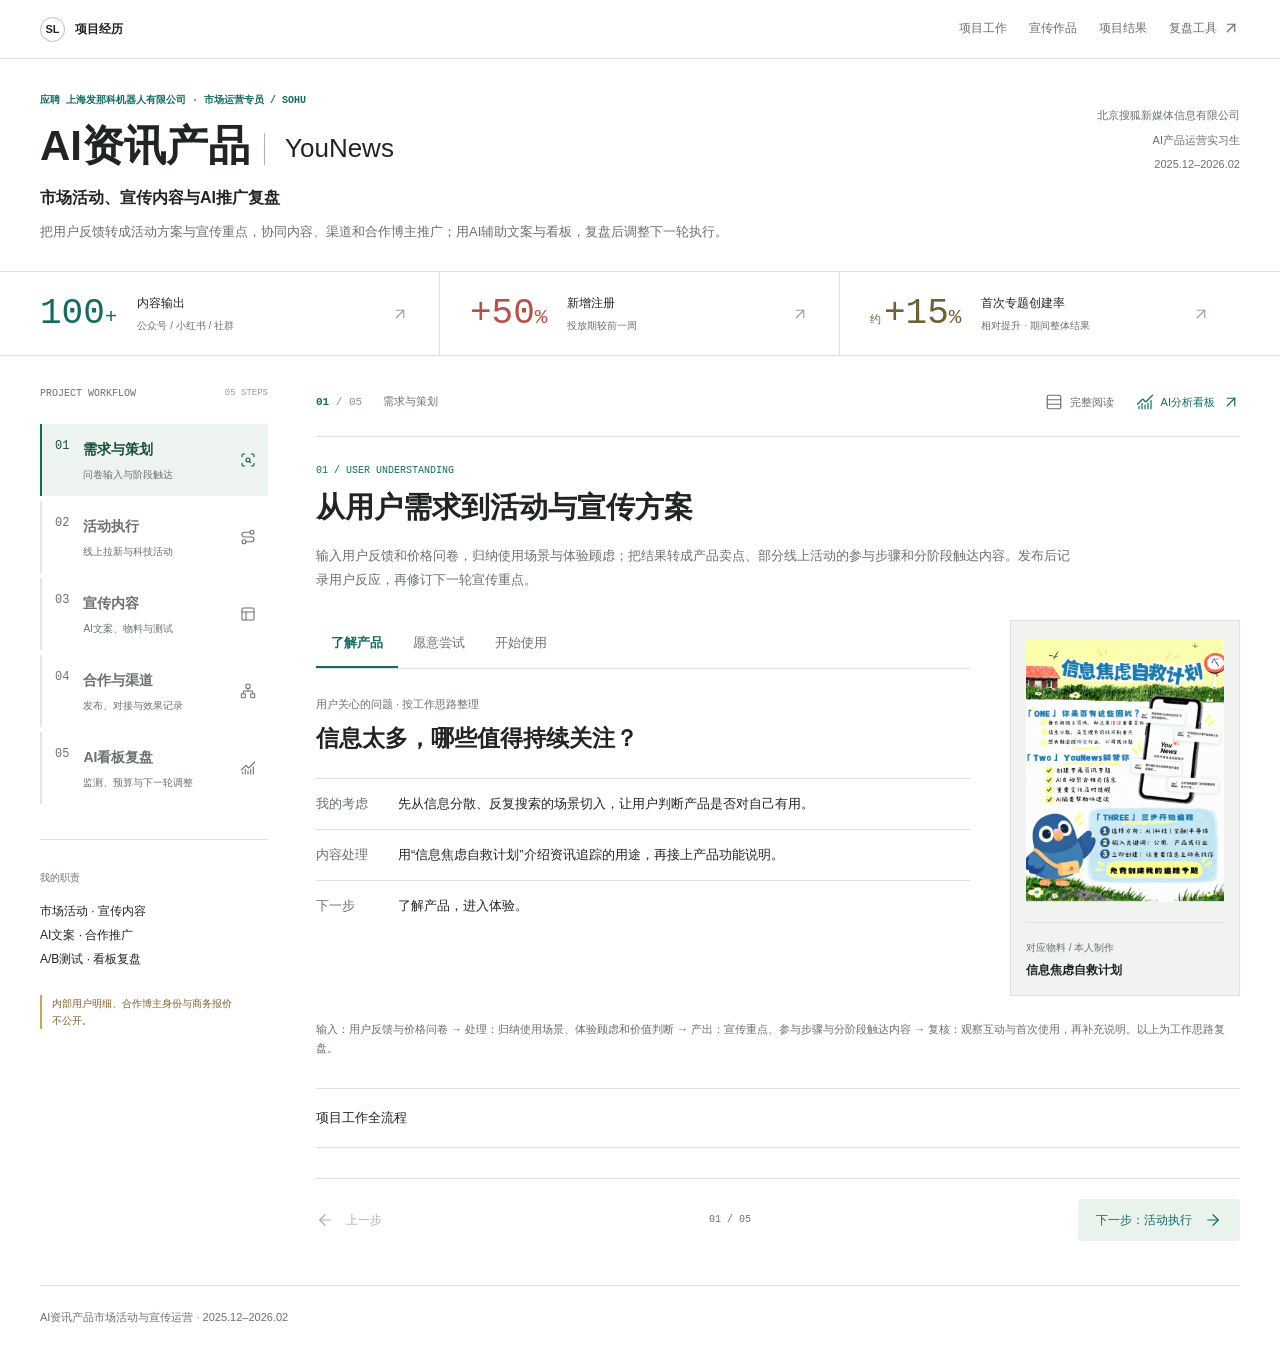
<file: docs/projects/ai-news-dashboard/case_study.html>
<!doctype html>
<html lang="zh-CN">
<head>
  <meta charset="utf-8">
  <meta name="viewport" content="width=device-width, initial-scale=1">
  <meta name="description" content="AI资讯产品市场活动与宣传运营：围绕活动策划、宣传内容制作、合作推广及AI看板复盘，展示从用户需求到执行、监测与下一轮优化的市场运营流程。">
  <title>AI资讯产品市场活动与宣传运营 | 李世怡</title>
  <style>
    :root {
      --navy: #18242c; --navy-2: #21343d; --blue: #175bd4; --cyan: #087e79;
      --pink: #b63668; --green: #277c54; --orange: #d96c32; --gold: #f0c552;
      --ink: #18242c; --muted: #5e6978; --line: #dce2e8; --soft: #f4f6f8; --paper: #fff;
    }
    * { box-sizing: border-box; }
    html { scroll-behavior: smooth; scroll-padding-top: 88px; }
    body { margin: 0; color: var(--ink); background: #fff; font: 16px/1.7 Inter, -apple-system, BlinkMacSystemFont, "Segoe UI", "PingFang SC", "Microsoft YaHei", sans-serif; letter-spacing: 0; }
    h1, h2, h3, h4, p, figure { margin: 0; }
    h1, h2, h3, h4 { letter-spacing: 0; text-wrap: balance; }
    p { overflow-wrap: anywhere; }
    a { color: inherit; text-underline-offset: 4px; }
    img { display: block; width: 100%; height: auto; }
    [hidden] { display: none !important; }
    button { font: inherit; cursor: pointer; touch-action: manipulation; }
    button, a { -webkit-tap-highlight-color: transparent; }
    :focus-visible { outline: 3px solid var(--orange); outline-offset: 5px; }
    .mono { font-family: "SFMono-Regular", Consolas, monospace; font-variant-numeric: tabular-nums; }
    .skip-link { position: fixed; left: 12px; top: 8px; z-index: 100; transform: translateY(-160%); padding: 8px 12px; background: #fff; }
    .skip-link:focus { transform: none; }
    .report, .hero-inner, .metric-strip { width: min(1180px, calc(100% - 64px)); margin-inline: auto; }
    .site-nav { position: sticky; top: 0; z-index: 50; min-height: 64px; padding: 0 max(32px, calc((100% - 1180px) / 2)); display: flex; align-items: center; justify-content: space-between; gap: 24px; color: #fff; background: #18242cf7; border-bottom: 1px solid #ffffff25; backdrop-filter: blur(12px); }
    .nav-brand { display: inline-flex; gap: 10px; align-items: center; text-decoration: none; white-space: nowrap; font-size: 14px; font-weight: 750; }
    .brand-mark { display: grid; place-items: center; border: 1px solid #ffffff70; width: 28px; height: 28px; border-radius: 50%; font-size: 11px; }
    .nav-links { display: flex; align-items: center; gap: 22px; min-width: 0; overflow: auto; scrollbar-width: none; }
    .nav-links::-webkit-scrollbar { display: none; }
    .nav-links a { flex-shrink: 0; min-height: 44px; display: inline-flex; align-items: center; border-bottom: 2px solid transparent; text-decoration: none; color: #cad3d9; font-size: 12px; }
    .nav-links a:hover, .nav-links a.active { color: #fff; border-bottom-color: var(--gold); }
    .nav-links .nav-action { color: #f0d48b; }
    .hero { position: relative; isolation: isolate; overflow: hidden; min-height: 470px; display: flex; align-items: center; color: #fff; background: #18242c; }
    .hero::before { content: ""; position: absolute; inset: 0; z-index: -1; background: linear-gradient(90deg, #18242c 0%, #18242cee 46%, #18242c40 100%), url("event-materials/03-awareness.jpg") right 40% / auto 160% no-repeat; }
    .hero-inner { padding-block: 62px; }
    .eyebrow { color: #f0d48b; font-size: 12px; font-weight: 750; margin-bottom: 22px; }
    h1 { max-width: 950px; font-size: 60px; font-weight: 850; line-height: 1.2; }
    .hero-copy { max-width: 740px; margin-top: 24px; font-size: 18px; color: #e1e7eb; line-height: 1.85; }
    .hero-meta { display: flex; flex-wrap: wrap; gap: 8px 22px; margin-top: 28px; font-size: 12px; color: #ced8df; }
    .hero-meta span { border-left: 2px solid #f0c552; padding-left: 10px; }
    .snapshot { border-bottom: 1px solid var(--line); }
    .metric-strip { display: grid; grid-template-columns: repeat(4, minmax(0, 1fr)); }
    .metric { min-width: 0; padding: 27px 22px; border-right: 1px solid var(--line); }
    .metric:first-child { padding-left: 0; }
    .metric:last-child { border: 0; }
    .metric-label { display: block; font-size: 10px; color: var(--muted); font-weight: 700; }
    .metric strong { display: flex; align-items: center; min-height: 58px; font-size: 25px; line-height: 1.3; }
    .metric strong.mono { font-size: 46px; color: var(--blue); }
    .metric p { font-size: 11px; color: var(--muted); }
    .band { background: var(--paper); border-bottom: 1px solid var(--line); }
    .band.soft { background: var(--soft); }
    .band.dark { background: var(--navy); color: #fff; }
    .section { padding: 76px 0; scroll-margin-top: 16px; }
    .section-head { display: grid; grid-template-columns: minmax(0, .8fr) minmax(0, 1.2fr); gap: 64px; margin-bottom: 38px; align-items: start; }
    .kicker { color: var(--blue); font-size: 11px; font-weight: 750; margin-bottom: 14px; }
    h2 { font-size: 36px; line-height: 1.3; font-weight: 800; }
    h3 { font-size: 21px; line-height: 1.45; }
    h4 { font-size: 16px; line-height: 1.5; }
    .section-lead { font-size: 16px; color: var(--muted); line-height: 1.9; padding-top: 2px; }
    .dark .kicker { color: #77d9c9; }
    .dark .section-lead { color: #ccd7dd; }
    .work-route { display: grid; grid-template-columns: repeat(4, minmax(0, 1fr)); padding: 0; list-style: none; margin: 0; gap: 28px; }
    .work-route li { position: relative; padding: 24px 0 0; border-top: 3px solid var(--step-color); }
    .work-route li:not(:last-child)::after { content: "→"; position: absolute; right: -24px; top: -17px; background: #fff; padding-inline: 5px; color: var(--muted); font-size: 20px; }
    .route-number { display: block; margin-bottom: 14px; font: 48px/1 "SFMono-Regular", Consolas, monospace; color: var(--step-color); }
    .work-route h3 { margin-bottom: 12px; }
    .work-route p { min-height: 60px; color: var(--muted); font-size: 13px; }
    .route-output { display: block; margin-top: 20px; padding-top: 12px; border-top: 1px solid var(--line); color: var(--step-color); font-size: 12px; font-weight: 650; }
    .test-toolbar { display: flex; justify-content: space-between; gap: 16px; align-items: center; margin-bottom: 20px; flex-wrap: wrap; }
    .test-tabs { display: flex; width: 324px; padding: 4px; border: 1px solid #cbd4dc; border-radius: 6px; background: #fff; }
    .test-tabs button { flex: 1; min-width: 0; min-height: 40px; padding: 7px; border: 0; border-radius: 3px; background: transparent; color: var(--muted); font-size: 13px; white-space: nowrap; }
    .test-tabs button[aria-selected="true"] { color: #fff; background: var(--navy); }
    .test-tabs button:hover:not([aria-selected="true"]) { background: var(--soft); }
    .evidence-label { color: #76542b; font-size: 12px; }
    #test-panel { outline-offset: 7px; }
    .test-pair { display: grid; grid-template-columns: repeat(2, minmax(0, 1fr)); gap: 24px; }
    .test-version { --test-accent: var(--blue); overflow: hidden; padding: 26px; border: 1px solid var(--line); border-top: 4px solid var(--test-accent); background: #fff; border-radius: 6px; min-width: 0; }
    .version-b { --test-accent: var(--cyan); }
    .test-version header { display: flex; align-items: center; gap: 16px; }
    .version-letter { color: var(--test-accent); font: 54px/1 "SFMono-Regular", Consolas, monospace; }
    .version-caption { font-size: 11px; color: var(--muted); }
    .test-version h3 { font-size: 19px; }
    .test-creative { min-height: 194px; margin-top: 24px; padding: 22px 0; border-top: 1px solid var(--line); border-bottom: 1px solid var(--line); }
    .creative-label { display: block; font-size: 10px; color: var(--muted); margin-bottom: 22px; }
    .test-creative > p { font-size: 26px; line-height: 1.5; max-width: 470px; font-weight: 700; color: var(--test-accent); text-wrap: balance; }
    .version-note { min-height: 42px; margin-top: 18px; color: var(--muted); font-size: 12px; }
    .cover-example { height: 140px; object-fit: contain; object-position: left; margin-top: 16px; }
    .cover-mode .test-creative { min-height: 360px; }
    .comparison-criteria { display: grid; grid-template-columns: .8fr 1.05fr 1.15fr; margin-top: 22px; gap: 28px; }
    .comparison-criteria > div { padding-top: 15px; border-top: 1px solid #cdd5dd; min-width: 0; }
    .comparison-criteria span { display: block; color: var(--muted); font-size: 11px; margin-bottom: 6px; }
    .comparison-criteria strong { display: block; font-size: 13px; font-weight: 600; }
    .provenance { font-size: 11px; color: var(--muted); margin-top: 24px; }
    .channel-map { display: grid; grid-template-columns: minmax(0, .8fr) minmax(0, 1.4fr) minmax(0, .8fr); align-items: center; gap: 52px; padding: 32px 0; }
    .map-label { display: block; font-size: 11px; margin-bottom: 15px; }
    .channel-source, .channel-destination { border-block: 3px solid var(--blue); padding: 28px 0; }
    .channel-source p, .channel-destination p, .review-center p { margin-top: 12px; font-size: 12px; color: var(--muted); }
    .channel-source .map-label { color: var(--blue); }
    .channel-destination { border-color: var(--cyan); }
    .channel-destination .map-label { color: var(--cyan); }
    .channel-lanes { display: grid; gap: 14px; position: relative; }
    .channel-lanes::before, .channel-lanes::after { content: ""; position: absolute; top: 24px; bottom: 24px; width: 25px; border: 1px solid #b4c3d0; }
    .channel-lanes::before { left: -26px; border-right: 0; }
    .channel-lanes::after { right: -26px; border-left: 0; }
    .channel-lane { --lane-color: var(--blue); padding: 19px 22px; border-left: 4px solid var(--lane-color); background: var(--soft); }
    .channel-lane:nth-child(2) { --lane-color: var(--pink); }
    .channel-lane:nth-child(3) { --lane-color: var(--cyan); }
    .channel-lane strong { display: block; font-size: 16px; color: var(--lane-color); }
    .channel-lane span { display: block; font-size: 12px; color: var(--muted); margin-top: 5px; }
    .subsection-heading { display: flex; align-items: baseline; justify-content: space-between; flex-wrap: wrap; gap: 10px 24px; margin: 48px 0 24px; }
    .subsection-heading span { font-size: 11px; color: var(--muted); }
    .creator-route { display: grid; grid-template-columns: repeat(4, minmax(0, 1fr)); gap: 24px; padding: 0; margin: 0; list-style: none; }
    .creator-route li { display: flex; gap: 12px; border-top: 1px solid var(--line); padding-top: 22px; }
    .creator-route li > span { color: var(--blue); font: 13px/24px "SFMono-Regular", Consolas, monospace; }
    .creator-route p { color: var(--muted); font-size: 12px; margin-top: 9px; }
    .field-evidence { display: grid; grid-template-columns: minmax(0, 2fr) minmax(0, 1fr); gap: 28px; align-items: start; }
    .event-visual { background: #e5e9ed; overflow: hidden; }
    .event-visual img { width: 100%; height: 420px; object-fit: contain; }
    .event-evidence figcaption, .campaign-material figcaption { display: grid; grid-template-columns: 26px 1fr; gap: 10px; margin-top: 15px; padding-top: 14px; border-top: 1px solid #cdd5dd; }
    figcaption b { color: var(--blue); font-size: 11px; }
    figcaption strong { display: block; font-size: 14px; }
    figcaption span { display: block; font-size: 12px; color: var(--muted); margin-top: 4px; }
    .journey-materials { margin-top: 48px; padding-top: 32px; border-top: 1px solid #cdd5dd; scroll-margin-top: 120px; }
    .materials-credit { margin-top: 12px; color: #111; font-size: 14px; font-weight: 700; }
    .materials-intro { max-width: 820px; margin-top: 12px; color: var(--muted); font-size: 14px; }
    .material-group { margin-top: 32px; }
    .material-group + .material-group { margin-top: 38px; padding-top: 28px; border-top: 1px solid #cdd5dd; }
    .material-group-head { display: flex; align-items: baseline; gap: 12px; margin-bottom: 22px; }
    .material-group-head > span { color: var(--cyan); font: 12px/1.5 "SFMono-Regular", Consolas, monospace; }
    .material-group-head h4 { font-size: 18px; }
    .journey-material-grid { display: grid; grid-template-columns: repeat(4, minmax(0, 1fr)); gap: 22px; }
    .campaign-material { min-width: 0; }
    .campaign-material-visual { width: 100%; max-width: 210px; height: 260px; margin-inline: auto; }
    .campaign-material-visual img { height: 100%; object-fit: contain; }
    .campaign-material figcaption { grid-template-columns: 22px minmax(0, 1fr); gap: 8px; }
    .campaign-material figcaption span { font-size: 13px; line-height: 1.75; }
    .event-visual a, .campaign-material-visual a { display: block; height: 100%; }
    .event-visual a:hover, .campaign-material-visual a:hover { outline: 3px solid var(--cyan); outline-offset: -3px; }
    .campaign-material-visual a { cursor: zoom-in; }
    .material-lightbox { width: min(880px, calc(100% - 32px)); max-height: calc(100dvh - 32px); padding: 0; border: 0; border-radius: 6px; background: #fff; color: var(--ink); overflow: hidden; }
    .material-lightbox::backdrop { background: #101a24c7; }
    .material-lightbox header { display: flex; align-items: center; justify-content: space-between; gap: 16px; min-height: 64px; padding: 10px 16px 10px 24px; border-bottom: 1px solid var(--line); }
    .material-lightbox h2 { font-size: 16px; line-height: 1.5; }
    .material-close { flex: 0 0 44px; width: 44px; height: 44px; display: grid; place-items: center; padding: 0; border: 0; border-radius: 4px; background: var(--soft); color: var(--ink); font-size: 28px; line-height: 1; }
    .material-close:hover { background: #e5e9ed; }
    .material-lightbox-body { max-height: calc(100dvh - 112px); overflow: auto; padding: 16px; }
    .material-lightbox-body img { width: auto; max-width: 100%; max-height: calc(100dvh - 144px); margin-inline: auto; object-fit: contain; }
    .review-map { display: grid; grid-template-columns: minmax(0, 1fr) minmax(0, 1.2fr) minmax(0, 1fr); align-items: center; gap: 52px; padding: 32px 0; }
    .review-inputs, .review-outputs { display: grid; gap: 16px; }
    .review-inputs > div, .review-outputs > div { position: relative; padding: 18px; background: var(--soft); border-left: 3px solid var(--blue); }
    .review-inputs > div::after { content: "→"; position: absolute; right: -35px; top: 50%; transform: translateY(-50%); color: #80909d; }
    .review-outputs > div { border-left-color: var(--cyan); }
    .review-outputs > div::before { content: "→"; position: absolute; left: -36px; top: 50%; transform: translateY(-50%); color: #80909d; }
    .review-inputs span, .review-outputs span { font-size: 14px; font-weight: 650; }
    .review-inputs p, .review-outputs p { margin-top: 6px; font-size: 12px; color: var(--muted); }
    .review-center { background: var(--navy); color: #fff; padding: 35px 28px; }
    .review-center .map-label { color: #f0d48b; }
    .review-center h3 { font-size: 23px; }
    .review-center p { color: #d2dce2; }
    .measurement-flow { display: grid; grid-template-columns: repeat(3, minmax(0, 1fr)); gap: 26px; }
    .measurement-flow > div { position: relative; padding: 20px 0; border-block: 1px solid var(--line); }
    .measurement-flow > div:not(:last-child)::after { content: "→"; position: absolute; right: -21px; top: 43%; color: var(--blue); }
    .measurement-number { display: block; color: var(--blue); font-size: 12px; margin-bottom: 12px; }
    .measurement-flow p { margin-top: 8px; font-size: 12px; color: var(--muted); }
    .feedback-rows > div { display: grid; grid-template-columns: 1fr 1.5fr 80px; gap: 26px; padding: 19px 0; border-top: 1px solid var(--line); align-items: baseline; }
    .feedback-rows > div:last-child { border-bottom: 1px solid var(--line); }
    .feedback-rows span { font-size: 14px; font-weight: 650; }
    .feedback-rows p { color: var(--muted); font-size: 13px; }
    .feedback-rows strong { font-size: 12px; color: var(--cyan); font-weight: 650; text-align: right; }
    .dashboard-shot { display: block; background: #fff; border: 1px solid #ffffff40; border-radius: 6px; overflow: hidden; }
    .dashboard-shot img { max-height: 640px; object-fit: contain; }
    .demo-footer { display: flex; justify-content: space-between; align-items: center; gap: 18px; margin-top: 22px; flex-wrap: wrap; }
    .demo-footer > span { font-size: 12px; color: #c5d2d8; }
    .primary-link { display: inline-flex; align-items: center; gap: 16px; min-height: 44px; padding: 9px 16px; border: 1px solid #8bccc2; border-radius: 4px; color: #fff; text-decoration: none; font-size: 13px; }
    .primary-link:hover { color: var(--navy); background: #8bccc2; }
    .outcome-summary { display: grid; grid-template-columns: 1fr 1.4fr; gap: 60px; padding: 32px 0; border-block: 1px solid var(--line); }
    .outcome-count strong { display: block; font-size: 112px; color: var(--blue); line-height: 1.2; }
    .outcome-count strong span { color: var(--cyan); }
    .outcome-count p { font-size: 13px; color: var(--muted); margin-top: 12px; }
    .outcome-list { padding: 0; margin: 0; list-style: none; }
    .outcome-list li { display: grid; grid-template-columns: 110px 1fr; gap: 20px; padding: 17px 0; border-bottom: 1px solid var(--line); }
    .outcome-list li:last-child { border: 0; }
    .outcome-list span { font-size: 14px; font-weight: 650; }
    .outcome-list p { font-size: 13px; color: var(--muted); }
    .disclosure { margin-top: 30px; font-size: 12px; color: var(--muted); max-width: 950px; }
    .back-link { display: inline-flex; gap: 20px; align-items: center; margin-top: 26px; min-height: 44px; font-size: 13px; color: var(--blue); }
    .footer { padding-block: 26px; font-size: 11px; color: var(--muted); }

    @media (max-width: 1000px) {
      h1 { font-size: 48px; } h2 { font-size: 32px; }
      .section-head { gap: 36px; }
      .nav-links { gap: 16px; }
      .metric { padding-inline: 16px; } .metric strong { font-size: 20px; }
      .channel-map, .review-map { gap: 35px; }
      .channel-lanes::before { width: 17px; left: -18px; }
      .channel-lanes::after { width: 17px; right: -18px; }
      .review-inputs > div::after { right: -24px; } .review-outputs > div::before { left: -26px; }
      .review-center { padding: 28px 20px; } .review-center h3 { font-size: 19px; }
      .event-visual img { height: 300px; }
      .journey-material-grid { grid-template-columns: repeat(2, minmax(0, 1fr)); gap: 28px; }
      .test-creative > p { font-size: 23px; } .test-creative { min-height: 215px; }
      .outcome-summary { gap: 32px; } .outcome-count strong { font-size: 86px; }
    }
    @media (max-width: 720px) {
      html { scroll-padding-top: 108px; }
      .report, .hero-inner, .metric-strip { width: calc(100% - 36px); }
      .site-nav { flex-direction: column; align-items: stretch; gap: 0; padding: 12px 18px 0; }
      .nav-brand { font-size: 12px; } .brand-mark { width: 24px; height: 24px; }
      .nav-links { width: 100%; gap: 22px; } .nav-links a { min-height: 44px; font-size: 11px; }
      .hero { min-height: 430px; } .hero-inner { padding-block: 40px; }
      .hero::before { opacity: .8; background-position: center, 85% 40%; }
      h1 { font-size: 34px; line-height: 1.3; } .hero-copy { font-size: 15px; margin-top: 20px; }
      .eyebrow { font-size: 10px; margin-bottom: 16px; }
      .hero-meta { gap: 8px 16px; margin-top: 22px; font-size: 10px; }
      .metric-strip { grid-template-columns: repeat(2, minmax(0, 1fr)); }
      .metric, .metric:first-child { padding: 20px 14px; }
      .metric:nth-child(2) { border-right: 0; }
      .metric:nth-child(n+3) { border-top: 1px solid var(--line); }
      .metric:nth-child(3) { padding-left: 14px; }
      .metric-label { font-size: 9px; } .metric strong { font-size: 21px; min-height: 51px; }
      .metric strong.mono { font-size: 39px; } .metric p { font-size: 10px; }
      .section { padding-block: 50px; }
      .section-head { grid-template-columns: 1fr; gap: 18px; margin-bottom: 28px; }
      .section-lead { font-size: 14px; } h2 { font-size: 29px; } h3 { font-size: 19px; }
      .kicker { font-size: 10px; margin-bottom: 10px; }
      .work-route { grid-template-columns: 1fr; gap: 0; }
      .work-route li { padding: 24px 0 24px 60px; border-top: 0; border-left: 2px solid var(--step-color); margin-left: 12px; }
      .work-route li:not(:last-child)::after { content: "↓"; top: auto; right: auto; left: -11px; bottom: -12px; z-index: 1; }
      .route-number { position: absolute; left: 17px; top: 28px; font-size: 22px; }
      .work-route p { min-height: 0; font-size: 13px; } .work-route p br { display: none; }
      .work-route h3 { margin-bottom: 6px; } .route-output { margin-top: 12px; padding-top: 8px; }
      .test-tabs { width: 100%; } .test-toolbar { gap: 10px; }
      .test-pair { gap: 14px; } .test-version { padding: 15px 12px; }
      .test-version header { gap: 9px; } .version-letter { font-size: 34px; }
      .test-version h3 { font-size: 14px; } .version-caption { font-size: 10px; }
      .test-creative { min-height: 235px; padding-block: 16px; margin-top: 16px; }
      .creative-label { font-size: 9px; margin-bottom: 15px; }
      .test-creative > p { font-size: 18px; } .version-note { min-height: 57px; font-size: 11px; margin-top: 12px; }
      .cover-mode .test-creative { min-height: 350px; } .cover-example { height: 135px; }
      .comparison-criteria { grid-template-columns: 1fr; gap: 13px; margin-top: 18px; }
      .comparison-criteria > div { display: grid; grid-template-columns: 76px 1fr; gap: 12px; padding-top: 12px; }
      .comparison-criteria strong { font-size: 12px; }
      .provenance { font-size: 10px; margin-top: 18px; }
      .channel-map { grid-template-columns: 1fr; gap: 22px; padding: 0; }
      .channel-source, .channel-destination { padding: 20px 0; }
      .channel-source h3 br, .channel-source p br, .channel-destination h3 br, .channel-destination p br { display: none; }
      .channel-source { border-bottom: 0; } .channel-destination { border-top: 0; }
      .channel-lanes { margin-left: 18px; } .channel-lanes::before { width: 18px; left: -19px; }
      .channel-lanes::after { display: none; }
      .creator-route { grid-template-columns: repeat(2, minmax(0, 1fr)); gap: 20px; }
      .creator-route h4 { font-size: 14px; } .creator-route p { font-size: 11px; }
      .subsection-heading { margin-top: 34px; }
      .field-evidence { grid-template-columns: 1fr; gap: 28px; }
      .event-visual img { height: auto; max-height: 490px; object-fit: contain; }
      .journey-material-grid { gap: 24px 14px; }
      .journey-materials { margin-top: 36px; padding-top: 26px; }
      .material-group-head { gap: 9px; margin-bottom: 18px; }
      .material-group-head h4 { font-size: 16px; }
      .campaign-material-visual { max-width: 180px; height: 214px; }
      .campaign-material figcaption { display: block; margin-top: 12px; padding-top: 12px; }
      .campaign-material figcaption b { display: none; }
      .campaign-material figcaption span { font-size: 12px; }
      .material-lightbox header { padding-left: 16px; }
      figcaption strong { font-size: 13px; } figcaption span { font-size: 11px; }
      .review-map { grid-template-columns: 1fr; gap: 30px; padding: 0; }
      .review-inputs { gap: 10px; }
      .review-inputs > div::after, .review-outputs > div::before { display: none; }
      .review-center { position: relative; padding: 25px; }
      .review-center::before, .review-center::after { position: absolute; content: "↓"; color: var(--cyan); left: calc(50% - 6px); }
      .review-center::before { top: -30px; } .review-center::after { bottom: -30px; }
      .review-center h3 { font-size: 23px; }
      .review-outputs { grid-template-columns: repeat(2, minmax(0, 1fr)); gap: 14px; }
      .review-outputs > div { padding: 15px 12px; }
      .measurement-flow { grid-template-columns: 1fr; gap: 16px; }
      .measurement-flow > div { padding-left: 48px; }
      .measurement-number { position: absolute; left: 6px; top: 22px; }
      .measurement-flow > div:not(:last-child)::after { content: "↓"; right: auto; left: 10px; top: auto; bottom: -21px; background: #fff; z-index: 1; }
      .feedback-rows > div { grid-template-columns: minmax(0, 1fr) 54px; gap: 6px 14px; }
      .feedback-rows p { grid-column: 1; grid-row: 2; font-size: 12px; }
      .feedback-rows strong { grid-column: 2; grid-row: 1 / 3; align-self: center; }
      .demo-footer > span { font-size: 11px; }
      .outcome-summary { grid-template-columns: 1fr; gap: 26px; }
      .outcome-count strong { font-size: 92px; } .outcome-list li { grid-template-columns: 90px 1fr; gap: 14px; }
      .outcome-list p { font-size: 12px; } .outcome-list span { font-size: 13px; }
      .disclosure { font-size: 11px; }
    }
    @media (max-width: 360px) {
      h1 { font-size: 30px; }
      .test-pair { grid-template-columns: 1fr; }
      .test-creative { min-height: 155px; }
      .version-note { min-height: 0; }
      .cover-mode .test-creative { min-height: 295px; }
    }
    @media (prefers-reduced-motion: reduce) { html { scroll-behavior: auto; } }
  </style>
  <link rel="stylesheet" href="case-study-analysis.css">
  <link rel="stylesheet" href="case-study-workspace.css">
  <link rel="stylesheet" href="../market-workspace.css">
</head>
<body>
  <a class="skip-link" href="#overview">跳到项目内容</a>
  <nav class="site-nav" aria-label="项目导航">
    <a class="nav-brand" href="../../index.html"><span class="brand-mark">SL</span><span>项目经历</span></a>
    <div class="nav-links">
      <a href="#overview">概览</a>
      <a href="#campaigns">活动</a>
      <a href="#channels">渠道</a>
      <a href="#content-test">A/B测试</a>
      <a href="#research">复盘</a>
      <a href="#results">结果</a>
      <a class="nav-action" href="operations_dashboard.html">复盘工具</a>
    </div>
  </nav>

  <header class="hero">
    <div class="hero-inner">
      <p class="eyebrow">应聘 上海发那科机器人有限公司 · 市场运营专员 / SOHU</p>
      <h1>AI资讯产品<br>市场活动与宣传运营</h1>
      <p class="hero-copy">把用户反馈转成活动方案与宣传重点，协同内容、渠道和合作博主推广；用AI辅助文案与看板，复盘后调整下一轮执行。</p>
      <div class="hero-meta"><span>北京搜狐新媒体信息有限公司</span><span>AI产品运营实习生</span><span>2025.12–2026.02</span></div>
    </div>
  </header>

  <div class="snapshot" aria-label="项目工作概览">
    <div class="metric-strip">
      <div class="metric"><span class="metric-label">CONTENT / 内容制作</span><strong class="mono">100+</strong><p>累计输出公众号、小红书及社群内容</p></div>
      <div class="metric"><span class="metric-label">CAMPAIGNS / 线上拉新</span><strong>活动方案</strong><p>部分线上活动的参与步骤与阶段触达</p></div>
      <div class="metric"><span class="metric-label">EVENTS / 线下活动</span><strong>宣传与执行</strong><p>参与科技活动准备、产品推广与现场交流</p></div>
      <div class="metric"><span class="metric-label">REVIEW / 数据复盘</span><strong>看板与反馈</strong><p>内容表现、注册及首次专题创建</p></div>
    </div>
  </div>

  <main>
    <div class="band">
      <section class="section report" id="overview">
        <div class="section-head">
          <div><p class="kicker">01 / PROJECT BRIEF</p><h2>项目背景与<br>我的工作</h2></div>
          <p class="section-lead">YouNews提供资讯聚合、专题追踪和AI摘要。我参与市场活动与宣传运营：从用户需求和价格问卷提炼沟通重点，安排参与步骤，制作内容与物料，配合科技活动和博主合作，再跟踪注册及首次使用，把反馈带回下一轮内容、预算和活动。</p>
        </div>
        <div class="need-explorer">
          <div class="need-copy">
            <div class="need-tabs" role="tablist" aria-label="用户使用阶段">
              <button type="button" role="tab" id="need-discover" aria-controls="need-detail" aria-selected="true" data-need="0">了解产品</button>
              <button type="button" role="tab" id="need-try" aria-controls="need-detail" aria-selected="false" tabindex="-1" data-need="1">愿意尝试</button>
              <button type="button" role="tab" id="need-use" aria-controls="need-detail" aria-selected="false" tabindex="-1" data-need="2">开始使用</button>
            </div>
            <div id="need-detail" role="tabpanel" aria-labelledby="need-discover" tabindex="0">
              <p class="need-label">用户关心的问题 · 按工作思路整理</p>
              <h3 class="need-question">信息太多，哪些值得持续关注？</h3>
              <dl class="need-decisions">
                <div><dt>我的考虑</dt><dd data-need-reason>先从信息分散、反复搜索的场景切入，让用户判断产品是否对自己有用。</dd></div>
                <div><dt>内容处理</dt><dd data-need-action>用“信息焦虑自救计划”介绍资讯追踪的用途，再接上产品功能说明。</dd></div>
                <div><dt>下一步</dt><dd data-need-next>了解产品，进入体验。</dd></div>
              </dl>
            </div>
          </div>
          <figure class="need-evidence"><img src="event-materials/03-awareness.jpg" alt="信息焦虑自救计划海报"><figcaption><span>对应物料 / 本人制作</span><strong>信息焦虑自救计划</strong></figcaption></figure>
        </div>
        <p class="need-source">输入：用户反馈与价格问卷 → 处理：归纳使用场景、体验顾虑和价值判断 → 产出：宣传重点、参与步骤与分阶段触达内容 → 复核：观察互动与首次使用，再补充说明。以上为工作思路复盘。</p>
        <details class="evidence-drawer"><summary>项目工作全流程</summary>
        <ol class="work-route" aria-label="工作流程">
          <li style="--step-color:var(--blue)"><span class="route-number">01</span><h3>明确需求</h3><p>输入用户反馈与价格问卷<br>归纳场景、顾虑和宣传重点</p><span class="route-output">活动目标与受众需求</span></li>
          <li style="--step-color:var(--cyan)"><span class="route-number">02</span><h3>准备执行</h3><p>规划参与步骤与触达时点<br>AI起草文案、人工核对物料</p><span class="route-output">活动方案、宣传内容与FAQ</span></li>
          <li style="--step-color:var(--pink)"><span class="route-number">03</span><h3>落地推广</h3><p>发布社媒内容、跟进博主合作<br>配合科技活动推介与现场执行</p><span class="route-output">发布记录、活动反馈与问题</span></li>
          <li style="--step-color:var(--green)"><span class="route-number">04</span><h3>复盘调整</h3><p>输入推广数据、A/B测试与反馈<br>比较注册与首次使用，提出调整</p><span class="route-output">下一轮选题、预算和执行清单</span></li>
        </ol>
        </details>
      </section>
    </div>

    <div class="band soft">
      <section class="section report" id="campaigns">
        <div class="section-head">
          <div><p class="kicker">02 / CAMPAIGNS & MATERIALS</p><h2>线上拉新策划<br>与线下活动执行</h2></div>
          <p class="section-lead">围绕部分线上拉新活动设计参与步骤和阶段触达；配合科技活动筹备、产品推介、宣传资料及现场执行。活动前明确内容，活动中承接体验，活动后归纳反馈，形成下一轮准备项。</p>
        </div>
        <div class="campaign-briefs" aria-label="线上与线下活动职责">
          <article class="campaign-brief">
            <span class="brief-label">ONLINE / 部分拉新活动设计</span><h3>从产品上新到用户体验</h3>
            <dl><div><dt>活动设计</dt><dd>输入用户需求与体验顾虑，安排活动主题、参与步骤和触达顺序，讲清体验权益与操作方式。</dd></div><div><dt>宣传落地</dt><dd>把方案转成上新、功能、体验及社群文案与物料，校对产品信息并配合渠道发布。</dd></div><div><dt>后续承接</dt><dd>记录互动、注册与首次使用，整理社群和问卷反馈；把说明不足的问题带回FAQ及下一轮活动。</dd></div></dl>
          </article>
          <article class="campaign-brief">
            <span class="brief-label">OFFLINE / 参与宣传与执行</span><h3>科技活动中的产品推广</h3>
            <dl><div><dt>活动前</dt><dd>根据活动场景整理产品推介内容、宣传资料及现场答疑要点，配合筹备与材料准备。</dd></div><div><dt>活动中</dt><dd>配合产品推介、现场执行及交流记录，收集受众提问与活动素材，支持线上传播。</dd></div><div><dt>活动后</dt><dd>归纳现场提问、活动反馈与后续使用问题，更新产品介绍和FAQ，供下一次宣讲与内容发布使用。</dd></div></dl>
          </article>
        </div>
        <p class="campaign-note"><strong>策划上的考虑</strong>海报吸引注意之后，还要讲清下一步怎么参与；产品介绍之后，要接上操作说明、交流入口和体验反馈。</p>
        <div class="field-evidence" aria-label="活动现场与直播材料">
          <figure class="event-evidence offline"><div class="event-visual"><a href="event-materials/01-offline-event.jpg" target="_blank" rel="noopener noreferrer" aria-label="查看原图：原点学堂 Vibe之夜科技社群活动现场"><img src="event-materials/01-offline-event.jpg" alt="原点学堂 Vibe之夜科技社群活动现场" loading="lazy"></a></div><figcaption><b>01</b><div><strong>科技社群线下活动</strong><span>参与产品介绍、现场交流与活动内容采集。</span></div></figcaption></figure>
          <figure class="event-evidence live"><div class="event-visual"><a href="event-materials/02-live-stream.jpg" target="_blank" rel="noopener noreferrer" aria-label="查看原图：活动线上直播画面"><img src="event-materials/02-live-stream.jpg" alt="活动线上直播画面" loading="lazy"></a></div><figcaption><b>02</b><div><strong>线上直播传播</strong><span>配合活动内容传播与互动反馈收集。</span></div></figcaption></figure>
        </div>
        <div class="journey-materials" id="materials">
          <h3>宣传内容与产品推介物料</h3>
          <p class="materials-credit">以下海报均由本人制作。</p>
          <p class="materials-intro">按用户从了解产品到实际使用的过程组织物料：先把功能转成可感知的价值，再说明体验方式、提供答疑入口并收集反馈，让每次传播都有后续承接。</p>
          <details class="evidence-drawer"><summary>AI辅助宣传文案的制作流程</summary>
          <div class="campaign-briefs" aria-label="AI辅助宣传内容制作流程">
            <article class="campaign-brief"><span class="brief-label">AI COPY / 辅助起草</span><h3>把产品资料转成宣传初稿</h3><dl><div><dt>输入资料</dt><dd>产品功能、应用场景、受众问题、渠道特点及参与步骤。</dd></div><div><dt>AI辅助</dt><dd>整理标题方向、内容提纲与文案初稿，提供不同表达角度供人工选择。</dd></div><div><dt>人工审核</dt><dd>核对功能与权益说明、统一品牌用语，检查配图和行动入口。</dd></div></dl></article>
            <article class="campaign-brief"><span class="brief-label">DELIVERY / 发布与反馈</span><h3>让内容产出接上后续行动</h3><dl><div><dt>形成产出</dt><dd>按渠道整理产品介绍、案例、活动通知与FAQ，配合发布和素材交接。</dd></div><div><dt>记录反馈</dt><dd>跟踪阅读、互动及使用提问，将问题与相关内容对应。</dd></div><div><dt>下一轮</dt><dd>修订标题、卖点和操作说明，把修订项带回下一批内容与活动准备。</dd></div></dl></article>
          </div>
          <p class="provenance">以上为AI辅助内容制作的方法复盘；AI负责辅助起草与整理，产品信息核对及发布判断由人工完成。</p>
          </details>
          <div class="material-group">
            <div class="material-group-head"><span>01</span><h4>产品上新：把功能讲清楚</h4></div>
            <div class="journey-material-grid">
              <figure class="campaign-material"><div class="campaign-material-visual"><a href="event-materials/07-product-launch.png" target="_blank" rel="noopener noreferrer" aria-label="查看原图：YouNews正式上线海报"><img src="event-materials/07-product-launch.png" alt="YouNews正式上线海报" loading="lazy"></a></div><figcaption><b>01</b><div><strong>YouNews正式上线</strong><span>介绍产品定位与核心功能，让用户知道它是一款专属信息追踪助手。</span></div></figcaption></figure>
              <figure class="campaign-material"><div class="campaign-material-visual"><a href="event-materials/08-topic-creation.png" target="_blank" rel="noopener noreferrer" aria-label="查看原图：创建专题功能海报"><img src="event-materials/08-topic-creation.png" alt="创建专题功能海报" loading="lazy"></a></div><figcaption><b>02</b><div><strong>创建专题</strong><span>展示输入话题、创建专题的操作入口，让用户知道如何开始追踪。</span></div></figcaption></figure>
              <figure class="campaign-material"><div class="campaign-material-visual"><a href="event-materials/09-topic-explanation.png" target="_blank" rel="noopener noreferrer" aria-label="查看原图：专题解读功能海报"><img src="event-materials/09-topic-explanation.png" alt="专题解读功能海报" loading="lazy"></a></div><figcaption><b>03</b><div><strong>专题解读</strong><span>对比概览、大白话与深度解读，说明不同阅读需求对应的使用方式。</span></div></figcaption></figure>
              <figure class="campaign-material"><div class="campaign-material-visual"><a href="event-materials/10-daily-digest.png" target="_blank" rel="noopener noreferrer" aria-label="查看原图：专属日报功能海报"><img src="event-materials/10-daily-digest.png" alt="专属日报功能海报" loading="lazy"></a></div><figcaption><b>04</b><div><strong>专属日报</strong><span>展示关注内容如何汇成每日更新，说明产品在日常阅读中的用途。</span></div></figcaption></figure>
            </div>
          </div>
          <div class="material-group">
            <div class="material-group-head"><span>02</span><h4>体验推广：从愿意尝试到留下反馈</h4></div>
            <div class="journey-material-grid">
              <figure class="campaign-material"><div class="campaign-material-visual"><a href="event-materials/03-awareness.jpg" target="_blank" rel="noopener noreferrer" aria-label="查看原图：信息焦虑自救计划海报"><img src="event-materials/03-awareness.jpg" alt="信息焦虑自救计划海报" loading="lazy"></a></div><figcaption><b>01</b><div><strong>信息焦虑自救计划</strong><span>从信息分散、反复搜索等困扰切入，帮助用户判断产品是否适合自己。</span></div></figcaption></figure>
              <figure class="campaign-material"><div class="campaign-material-visual"><a href="event-materials/04-activation.jpg" target="_blank" rel="noopener noreferrer" aria-label="查看原图：新用户专属福利海报"><img src="event-materials/04-activation.jpg" alt="新用户专属福利海报" loading="lazy"></a></div><figcaption><b>02</b><div><strong>新用户专属福利</strong><span>说明体验功能、活动权益与参与方式，给有兴趣的用户一个尝试理由。</span></div></figcaption></figure>
              <figure class="campaign-material"><div class="campaign-material-visual"><a href="event-materials/05-community.jpg" target="_blank" rel="noopener noreferrer" aria-label="查看原图：YouNews用户群招募海报"><img src="event-materials/05-community.jpg" alt="YouNews用户群招募海报" loading="lazy"></a></div><figcaption><b>03</b><div><strong>YouNews用户群招募</strong><span>说明答疑、功能体验与交流支持，为使用中遇到问题的用户提供沟通入口。</span></div></figcaption></figure>
              <figure class="campaign-material"><div class="campaign-material-visual"><a href="event-materials/06-survey.jpg" target="_blank" rel="noopener noreferrer" aria-label="查看原图：产品体验问卷海报"><img src="event-materials/06-survey.jpg" alt="产品体验问卷海报" loading="lazy"></a></div><figcaption><b>04</b><div><strong>产品体验问卷</strong><span>说明参与对象、填写方式与奖励规则，邀请体验用户反馈问题和建议。</span></div></figcaption></figure>
            </div>
          </div>
          <p class="case-takeaway"><strong>内容上的考虑</strong>产品介绍回答“对我有什么用”，功能说明回答“怎么开始”，活动与社群内容讲清参与方式和后续支持，分别回应用户在了解、尝试和使用中的问题。</p>
        </div>
      </section>
    </div>

    <div class="band">
      <section class="section report" id="channels">
        <div class="section-head">
          <div><p class="kicker">03 / CHANNELS & CREATORS</p><h2>宣传发布与<br>合作推广</h2></div>
          <p class="section-lead">围绕产品功能、应用案例和高频问题组织选题，累计输出100+条公众号、小红书及社群内容。按受众画像和互动表现筛选合作博主，配合素材准备、内容发布与效果记录，确保不同渠道中的产品信息一致。</p>
        </div>
        <div class="channel-map" aria-label="渠道与对应内容">
          <div class="channel-source"><span class="map-label">内容准备</span><h3>产品功能<br>与用户问题</h3><p>输入功能资料与用户问题<br>整理产品介绍、案例和FAQ</p></div>
          <div class="channel-lanes">
            <div class="channel-lane"><strong>公众号</strong><span>产品介绍、功能教程与行业案例，帮助理解产品</span></div>
            <div class="channel-lane"><strong>小红书</strong><span>从使用场景切入，触达有资讯追踪需求的用户</span></div>
            <div class="channel-lane"><strong>社群</strong><span>内容分发、使用答疑与反馈收集，承接后续交流</span></div>
          </div>
          <div class="channel-destination"><span class="map-label">发布后记录</span><h3>内容表现<br>与用户反馈</h3><p>阅读、互动及能够<br>追踪的访问与注册</p></div>
        </div>
        <div class="subsection-heading"><h3>达人合作中我参与的工作</h3><span>筛选 → 合作准备 → 效果记录</span></div>
        <ol class="creator-route creator-route-compact">
          <li><span>01</span><div><h4>筛选账号</h4><p>查看粉丝画像、内容方向及近期互动，判断受众与产品是否匹配。</p></div></li>
          <li><span>02</span><div><h4>对接发布</h4><p>沟通产品卖点、文案与素材版本，配合内容准备，跟进发布时间与上线记录。</p></div></li>
          <li><span>03</span><div><h4>复盘合作</h4><p>记录阅读、互动与可追踪转化，比较受众匹配度，把结果带回下一轮博主筛选及预算安排。</p></div></li>
        </ol>
        <p class="case-takeaway"><strong>我的判断</strong>粉丝量不是唯一标准。我更关注博主的受众是否有持续追踪资讯的需求，以及内容能否讲清楚产品在什么情况下有用。</p>
      </section>
    </div>

    <div class="band soft">
      <section class="section report" id="content-test">
        <div class="section-head">
          <div><p class="kicker">04 / A/B TEST & CREATIVE REVIEW</p><h2>A/B测试与<br>内容优化</h2></div>
          <p class="section-lead">以首图、标题和正文作为测试变量，先确定比较对象与观察口径，再看阅读、互动及可追踪转化。把结果转成选题、文案和渠道预算调整；下方用重构示例展示设计思路。</p>
        </div>
        <div class="test-toolbar">
          <div class="test-tabs" role="tablist" aria-label="内容对比维度">
            <button type="button" role="tab" id="tab-title" aria-controls="test-panel" aria-selected="true" data-test="title">标题</button>
            <button type="button" role="tab" id="tab-cover" aria-controls="test-panel" aria-selected="false" tabindex="-1" data-test="cover">封面</button>
            <button type="button" role="tab" id="tab-copy" aria-controls="test-panel" aria-selected="false" tabindex="-1" data-test="copy">内容表达</button>
          </div>
          <span class="evidence-label">版本示意 · 非历史投放截图</span>
        </div>
        <div id="test-panel" role="tabpanel" aria-labelledby="tab-title" tabindex="0">
          <div class="test-pair">
            <article class="test-version version-a">
              <header><span class="version-letter" aria-hidden="true">A</span><div><span class="version-caption">版本 A</span><h3 id="version-a-name">功能介绍</h3></div></header>
              <div class="test-creative"><span class="creative-label">AI 资讯追踪产品 / 文案示意</span><p id="version-a-copy">用专题追踪、关键词监测和 AI 摘要整理资讯</p><img class="cover-example" src="event-materials/03-awareness.jpg" alt="封面构图示意使用的现有宣传物料" hidden></div>
              <p class="version-note" id="version-a-note">先介绍功能，让用户知道产品可以做什么。</p>
            </article>
            <article class="test-version version-b">
              <header><span class="version-letter" aria-hidden="true">B</span><div><span class="version-caption">版本 B</span><h3 id="version-b-name">使用场景</h3></div></header>
              <div class="test-creative"><span class="creative-label">AI 资讯追踪产品 / 文案示意</span><p id="version-b-copy">每天反复搜索行业动态？把关注的信息建成一个专题</p><img class="cover-example" src="event-materials/03-awareness.jpg" alt="封面构图示意使用的现有宣传物料" hidden></div>
              <p class="version-note" id="version-b-note">先提出使用场景，再说明产品如何提供帮助。</p>
            </article>
          </div>
          <div class="comparison-criteria">
            <div><span>对比重点</span><strong id="test-variable">标题的表达角度</strong></div>
            <div><span>其他条件</span><strong id="test-controls">尽量保持封面、正文与观察时长一致</strong></div>
            <div><span>观察指标</span><strong id="test-metric">阅读与互动；有曝光、点击记录时比较点击率</strong></div>
          </div>
        </div>
        <p class="provenance">A/B版本为工作思路示意，不展示历史胜负或提升幅度。不同时间发布的内容仅作观察，不能由前后差异直接推断因果。</p>
      </section>
    </div>

    <div class="band">
      <section class="section report" id="research">
        <div class="section-head">
          <div><p class="kicker">05 / AI MONITORING & REVIEW</p><h2>AI看板监测<br>与推广复盘</h2></div>
          <p class="section-lead">整理推广与用户行为数据，使用AI辅助制作运营看板，查看渠道、注册及首次专题创建。结合A/B测试和活动反馈识别流失节点，输出内容、预算与体验说明的调整项，并在下一轮继续观察。</p>
        </div>
        <ol class="review-journey" aria-label="渠道触达到首次使用的复盘路径">
          <li><span>01</span><h3>内容触达</h3><p>阅读、互动与反馈</p></li>
          <li><span>02</span><h3>产品访问</h3><p>可追踪的访问记录</p></li>
          <li><span>03</span><h3>完成注册</h3><p>新增注册变化</p></li>
          <li><span>04</span><h3>首次创建专题</h3><p>注册后的首次使用</p></li>
        </ol>
        <div class="subsection-heading"><h3>注册与首次使用的变化</h3><span>前后两点对比 · 非逐日趋势</span></div>
        <p class="chart-context">相对指数：对比基准 = 100。由已提供的增幅换算，非实际人数或原始转化率。</p>
        <div class="result-charts">
          <figure class="result-chart" style="--chart-color:var(--cyan)">
            <figcaption><h4>新增注册</h4><p>投放期较前一周提升50%</p></figcaption>
            <div class="comparison-plot" role="img" aria-label="新增注册相对指数：前一周100，投放期150，提升50%。仅前后对比，不表示逐日走势。">
              <div class="plot-scale" aria-hidden="true"><span style="bottom:0%">0</span><span style="bottom:25%">40</span><span style="bottom:50%">80</span><span style="bottom:75%">120</span><span style="bottom:100%">160</span></div>
              <div class="plot-data" aria-hidden="true">
                <i class="plot-gridline" style="bottom:25%"></i><i class="plot-gridline" style="bottom:50%"></i><i class="plot-gridline" style="bottom:75%"></i><i class="plot-gridline" style="bottom:100%"></i>
                <svg viewBox="0 0 100 160" preserveAspectRatio="none"><line x1="12" y1="60" x2="88" y2="10" vector-effect="non-scaling-stroke" /></svg>
                <span class="plot-point baseline" style="left:12%;bottom:62.5%"><b>100</b></span><span class="plot-point" style="left:88%;bottom:93.75%"><b>150</b></span>
                <span class="plot-period" style="left:12%">前一周</span><span class="plot-period" style="left:88%">投放期</span>
              </div>
            </div>
          </figure>
          <figure class="result-chart" style="--chart-color:var(--pink)">
            <figcaption><h4>首次专题创建率</h4><p>相对提升约15%，非增加15个百分点</p></figcaption>
            <div class="comparison-plot" role="img" aria-label="首次专题创建率相对指数：基准100，对比期约115，相对提升约15%。具体对比窗口未提供。">
              <div class="plot-scale" aria-hidden="true"><span style="bottom:0%">0</span><span style="bottom:25%">40</span><span style="bottom:50%">80</span><span style="bottom:75%">120</span><span style="bottom:100%">160</span></div>
              <div class="plot-data" aria-hidden="true">
                <i class="plot-gridline" style="bottom:25%"></i><i class="plot-gridline" style="bottom:50%"></i><i class="plot-gridline" style="bottom:75%"></i><i class="plot-gridline" style="bottom:100%"></i>
                <svg viewBox="0 0 100 160" preserveAspectRatio="none"><line x1="12" y1="60" x2="88" y2="45" vector-effect="non-scaling-stroke" /></svg>
                <span class="plot-point baseline" style="left:12%;bottom:62.5%"><b>100</b></span><span class="plot-point" style="left:88%;bottom:71.875%"><b>约115</b></span>
                <span class="plot-period" style="left:12%">基准</span><span class="plot-period" style="left:88%">对比期</span>
              </div>
            </div>
          </figure>
        </div>
        <p class="chart-source">来源：本人提供的实习期汇总结果。首次专题创建率的具体对比窗口未提供；期间变化不单独归因于某位达人或某篇内容。</p>
        <div class="subsection-heading"><h3>把反馈带回后续调整</h3><span>内容侧与产品侧</span></div>
        <div class="feedback-rows">
          <div><span>渠道内容与受众是否匹配</span><p>结合内容表现、A/B测试及可追踪转化，优化选题、分发与预算安排</p><strong>渠道侧</strong></div>
          <div><span>产品价值或操作方式没讲清楚</span><p>调整卖点表达、海报、场景说明、教程与FAQ，回流下一轮内容和活动</p><strong>内容侧</strong></div>
          <div><span>功能或操作体验问题</span><p>记录具体问题，反馈产品团队</p><strong>产品侧</strong></div>
        </div>
        <p class="case-takeaway"><strong>我的思考</strong>内容带来关注之后，还要看用户能否完成第一次使用。注册增长和首次专题创建，需要结合起来判断。</p>
      </section>
    </div>

    <div class="band dark">
      <section class="section report" id="sop">
        <div class="section-head">
          <div><p class="kicker">06 / AI ANALYSIS DEMO</p><h2>AI辅助制作<br>运营分析看板</h2></div>
          <p class="section-lead">AI辅助制作的工具保留用户路径、渠道筛选、价格问卷和日报分析，支持把反馈整理为后续行动。当前内置模拟数据，可上传已获授权的本地文件；此处用于展示分析方法。</p>
        </div>
        <a class="dashboard-shot" href="operations_dashboard.html" aria-label="打开运营复盘工具，内置模拟数据"><img src="../../works/covers/sohu-dashboard.png" alt="运营复盘工具演示界面，使用模拟数据" loading="lazy"></a>
        <div class="demo-footer"><span>模拟数据演示 · 不代表项目实际业绩</span><a class="primary-link" href="operations_dashboard.html">打开复盘工具 <span aria-hidden="true">↗</span></a></div>
      </section>
    </div>

    <div class="band">
      <section class="section report" id="results">
        <div class="section-head">
          <div><p class="kicker">07 / PROJECT OUTCOME</p><h2>项目结果</h2></div>
          <p class="section-lead">从需求与问卷确定宣传重点，落实活动、内容和合作推广，再用AI看板、A/B测试与反馈调整下一轮执行。以下为简历中的实习期汇总结果，工具示例数据与这些业绩分开呈现。</p>
        </div>
        <div class="project-outcomes" aria-label="实习期项目汇总结果">
          <div><strong class="outcome-value mono">100<span>+</span></strong><h3>累计输出宣传内容</h3><p>公众号、小红书及社群内容，覆盖产品介绍、使用教程与场景案例。</p></div>
          <div><strong class="outcome-value mono">+50<span>%</span></strong><h3>新增注册提升</h3><p>投放期新增注册较前一周提升50%。</p></div>
          <div><strong class="outcome-value mono"><small>约</small>+15<span>%</span></strong><h3>首次专题创建率相对提升</h3><p>关注用户注册后的首次使用情况。</p></div>
        </div>
        <p class="outcome-context">上述增长为期间整体结果，不单独归因于某位达人、某篇内容或某次活动。</p>
        <p class="disclosure outcome-disclosure"><strong>展示说明</strong>项目结果按本人提供的实习期汇总整理，内部用户明细、合作博主身份及商务报价不公开。内容示意与工具演示不作为实际业绩依据。</p>
        <a class="back-link" href="../../index.html">返回项目经历 <span aria-hidden="true">↗</span></a>
      </section>
    </div>
  </main>
  <footer class="footer report">AI资讯产品市场活动与宣传运营 · 2025.12–2026.02</footer>

  <dialog class="material-lightbox" aria-labelledby="material-lightbox-title">
    <header><h2 id="material-lightbox-title">传播物料</h2><button class="material-close" type="button" aria-label="关闭海报" title="关闭海报" autofocus><span aria-hidden="true">×</span></button></header>
    <div class="material-lightbox-body"><img alt=""></div>
  </dialog>

  <script>
    const materialLightbox = document.querySelector('.material-lightbox');
    if (typeof materialLightbox.showModal === 'function') {
      const lightboxImage = materialLightbox.querySelector('img');
      const lightboxTitle = document.getElementById('material-lightbox-title');
      let previousOverflow = '';
      document.querySelectorAll('.campaign-material-visual a').forEach((link) => {
        link.addEventListener('click', (event) => {
          if (event.button !== 0 || event.metaKey || event.ctrlKey || event.shiftKey || event.altKey) return;
          event.preventDefault();
          const thumbnail = link.querySelector('img');
          lightboxImage.src = link.href;
          lightboxImage.alt = thumbnail.alt;
          lightboxTitle.textContent = link.closest('figure').querySelector('figcaption strong').textContent;
          previousOverflow = document.documentElement.style.overflow;
          document.documentElement.style.overflow = 'hidden';
          materialLightbox.showModal();
        });
      });
      materialLightbox.querySelector('.material-close').addEventListener('click', () => materialLightbox.close());
      materialLightbox.addEventListener('click', (event) => {
        if (event.target !== materialLightbox) return;
        const bounds = materialLightbox.getBoundingClientRect();
        if (event.clientX < bounds.left || event.clientX > bounds.right || event.clientY < bounds.top || event.clientY > bounds.bottom) materialLightbox.close();
      });
      materialLightbox.addEventListener('close', () => {
        document.documentElement.style.overflow = previousOverflow;
      });
    }

    const testExamples = {
      title: {
        names: ['功能介绍', '使用场景'],
        copies: ['用专题追踪、关键词监测和 AI 摘要整理资讯', '每天反复搜索行业动态？把关注的信息建成一个专题'],
        notes: ['先介绍功能，让用户知道产品可以做什么。', '先提出使用场景，再说明产品如何提供帮助。'],
        variable: '标题的表达角度',
        controls: '尽量保持封面、正文与观察时长一致',
        metric: '阅读与互动；有曝光、点击记录时比较点击率'
      },
      cover: {
        names: ['功能信息优先', '用户问题优先'],
        copies: ['专题追踪 · 关键词监测 · AI 摘要', '信息太多、反复搜索，怎么持续追踪？'],
        notes: ['同一张素材，优先呈现功能名称。', '同一张素材，优先呈现用户的使用问题。'],
        variable: '封面中的信息重点',
        controls: '尽量保持标题、正文与观察时长一致',
        metric: '有曝光、点击记录时比较点击率；结合阅读表现'
      },
      copy: {
        names: ['按功能说明', '按操作步骤说明'],
        copies: ['创建专题，设置关键词，聚合相关资讯并查看 AI 摘要。', '选择关注的行业 → 填写关键词 → 创建专题 → 查看相关资讯。'],
        notes: ['围绕产品能提供的功能展开介绍。', '围绕用户第一次使用时的操作顺序展开介绍。'],
        variable: '正文的信息组织方式',
        controls: '尽量保持标题、封面与观察时长一致',
        metric: '阅读、收藏及评论中的理解与操作问题'
      }
    };
    const tabs = [...document.querySelectorAll('[data-test]')];
    const panel = document.getElementById('test-panel');
    function selectTest(tab) {
      const example = testExamples[tab.dataset.test];
      tabs.forEach((item) => {
        const selected = item === tab;
        item.setAttribute('aria-selected', String(selected));
        item.tabIndex = selected ? 0 : -1;
      });
      panel.setAttribute('aria-labelledby', tab.id);
      panel.classList.toggle('cover-mode', tab.dataset.test === 'cover');
      ['a', 'b'].forEach((letter, index) => {
        document.getElementById('version-' + letter + '-name').textContent = example.names[index];
        document.getElementById('version-' + letter + '-copy').textContent = example.copies[index];
        document.getElementById('version-' + letter + '-note').textContent = example.notes[index];
      });
      document.getElementById('test-variable').textContent = example.variable;
      document.getElementById('test-controls').textContent = example.controls;
      document.getElementById('test-metric').textContent = example.metric;
      panel.querySelectorAll('.cover-example').forEach((img) => { img.hidden = tab.dataset.test !== 'cover'; });
    }
    tabs.forEach((tab, index) => {
      tab.addEventListener('click', () => selectTest(tab));
      tab.addEventListener('keydown', (event) => {
        let next;
        if (event.key === 'ArrowRight') next = (index + 1) % tabs.length;
        if (event.key === 'ArrowLeft') next = (index - 1 + tabs.length) % tabs.length;
        if (event.key === 'Home') next = 0;
        if (event.key === 'End') next = tabs.length - 1;
        if (next === undefined) return;
        event.preventDefault();
        selectTest(tabs[next]);
        tabs[next].focus();
      });
    });

    if ('IntersectionObserver' in window) {
      const links = [...document.querySelectorAll('.nav-links a[href^="#"]')];
      const navigation = new IntersectionObserver((entries) => {
        const visible = entries.filter((entry) => entry.isIntersecting).sort((a, b) => b.intersectionRatio - a.intersectionRatio)[0];
        if (!visible) return;
        links.forEach((link) => {
          const active = link.getAttribute('href') === '#' + visible.target.id;
          link.classList.toggle('active', active);
          if (active) link.setAttribute('aria-current', 'location');
          else link.removeAttribute('aria-current');
        });
      }, { rootMargin: '-12% 0px -45% 0px', threshold: [0, 0.1, 0.4] });
      document.querySelectorAll('main section[id]').forEach((section) => navigation.observe(section));
    }
  </script>
  <script src="lucide.min.js"></script>
  <script src="case-study-workspace.js"></script>
</body>
</html>
</file>
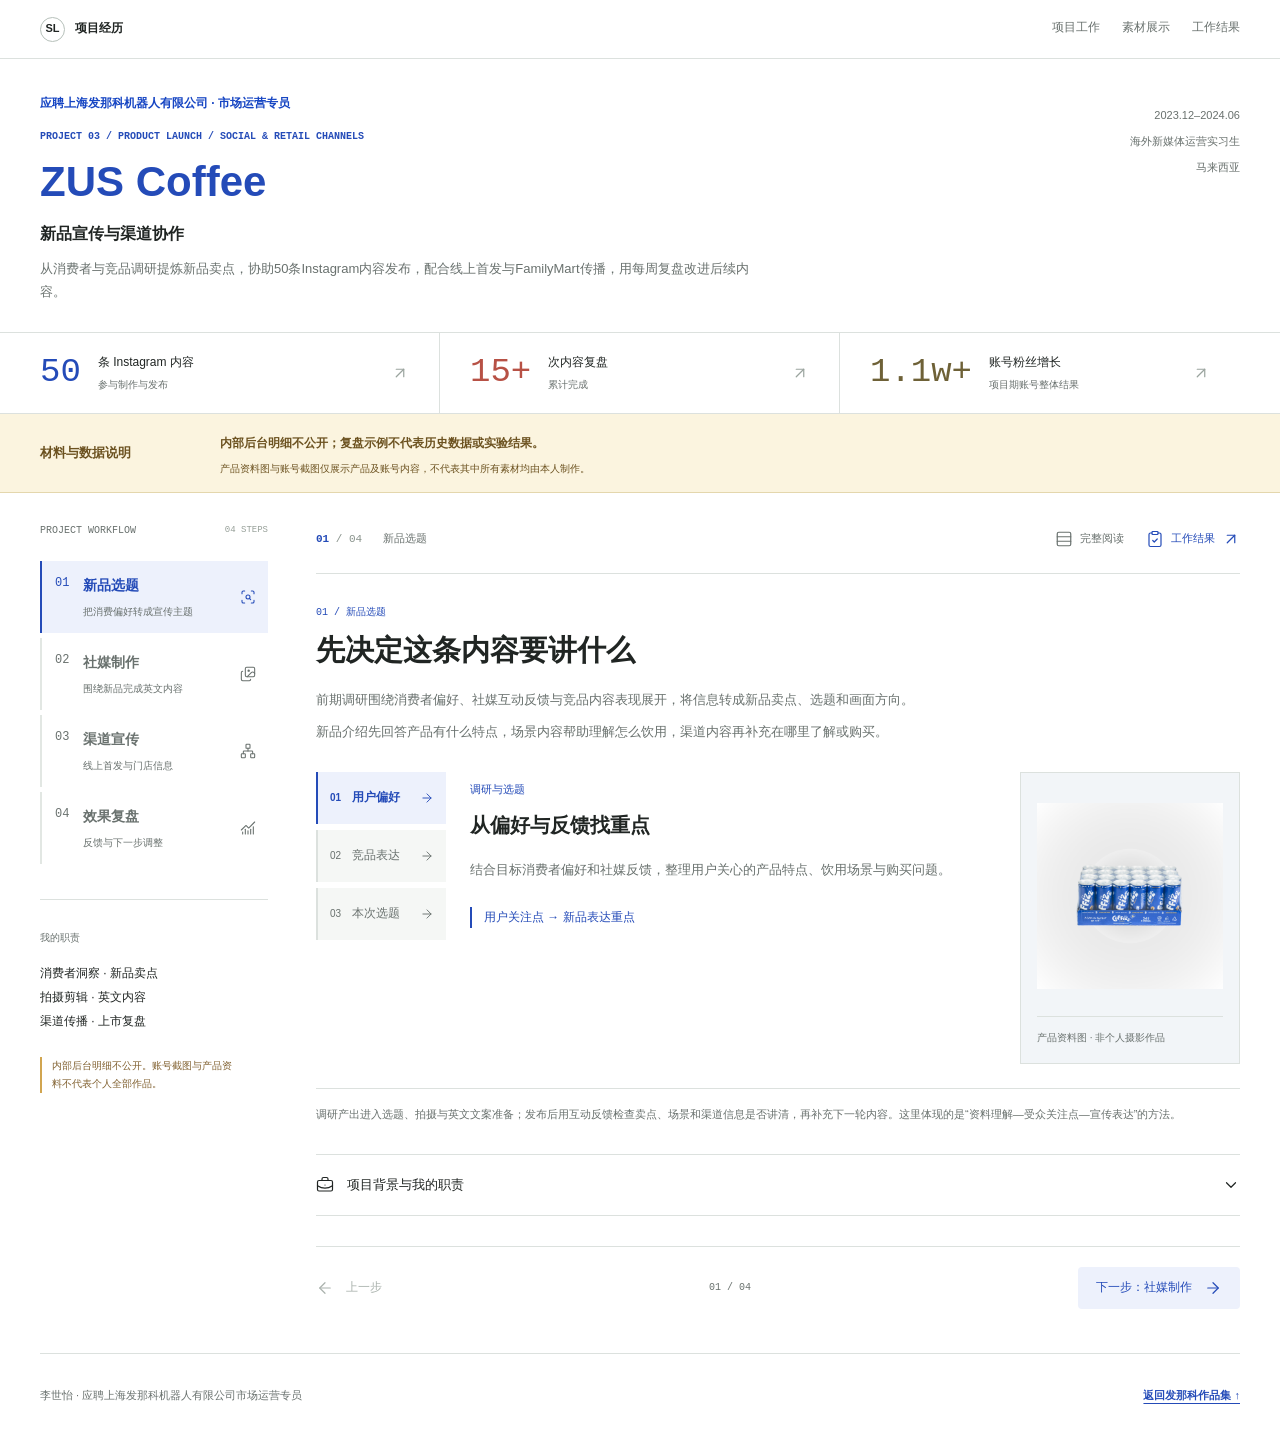
<file: docs/projects/zus-everywhere/case_study.html>
<!doctype html>
<html lang="zh-CN">
<head>
  <meta charset="UTF-8">
  <meta name="viewport" content="width=device-width, initial-scale=1">
  <meta name="description" content="李世怡应聘上海发那科机器人有限公司市场运营专员：ZUS Coffee新品推广与英文内容执行项目，从调研到素材制作、渠道协作、每周复盘及后续调整。">
  <title>ZUS Coffee新品推广与英文内容执行 | 李世怡 · 上海发那科市场运营专员</title>
  <style>
    :root { --ink: #202a38; --blue: #1645c3; --pink: #ad3168; --teal: #08786a; --gold: #805e13; --yellow: #ffe083; --line: #d9e0e8; --muted: #596777; --soft: #f4f6f9; }
    * { box-sizing: border-box; }
    html { scroll-behavior: smooth; scroll-padding-top: 86px; }
    body { margin: 0; color: var(--ink); background: #fff; font: 16px/1.8 Inter, -apple-system, BlinkMacSystemFont, "Segoe UI", "PingFang SC", "Microsoft YaHei", sans-serif; letter-spacing: 0; }
    h1, h2, h3, h4, p, figure { margin: 0; }
    h1, h2, h3, h4 { line-height: 1.4; letter-spacing: 0; text-wrap: balance; }
    p { overflow-wrap: anywhere; }
    a { color: inherit; text-underline-offset: 4px; }
    img { display: block; max-width: 100%; height: auto; }
    button { font: inherit; cursor: pointer; touch-action: manipulation; }
    button, a { -webkit-tap-highlight-color: transparent; }
    [hidden] { display: none !important; }
    :focus-visible { outline: 3px solid var(--pink); outline-offset: 4px; }
    .wrap { width: min(1180px, calc(100% - 64px)); margin-inline: auto; }
    .skip-link { position: fixed; top: 10px; left: 10px; z-index: 100; padding: 8px 12px; background: #fff; transform: translateY(-160%); }
    .skip-link:focus { transform: none; }
    .nav { position: sticky; top: 0; z-index: 30; display: flex; align-items: center; justify-content: space-between; gap: 24px; min-height: 64px; padding: 0 max(32px, calc((100% - 1180px) / 2)); background: #fffffffa; border-bottom: 1px solid var(--line); }
    .brand { display: inline-flex; align-items: center; gap: 10px; color: var(--blue); text-decoration: none; font-size: 13px; font-weight: 750; white-space: nowrap; }
    .brand-mark { display: grid; place-items: center; width: 28px; height: 28px; border: 1px solid var(--blue); border-radius: 50%; font-size: 11px; }
    .nav-links { display: flex; gap: 22px; min-width: 0; overflow: auto; scrollbar-width: none; }
    .nav-links::-webkit-scrollbar { display: none; }
    .nav-links a { display: inline-flex; flex-shrink: 0; align-items: center; min-height: 44px; border-bottom: 2px solid transparent; color: var(--muted); text-decoration: none; font-size: 12px; }
    .nav-links a:hover, .nav-links a[aria-current="location"] { color: var(--blue); border-bottom-color: var(--blue); }
    .hero { position: relative; isolation: isolate; background: #d9e5ed; }
    .hero::before { content: ""; position: absolute; inset: 0; z-index: -1; background: linear-gradient(90deg, #f4f8fcfa 0%, #f4f8fcf5 36%, #f4f8fc75 60%, #f4f8fc00 80%), url("evidence/coffizz-launch.jpg") center 55% / cover no-repeat; }
    .hero-inner { padding-block: 55px 35px; }
    .eyebrow { margin-bottom: 20px; color: var(--blue); font-size: 11px; font-weight: 750; }
    h1 { color: var(--blue); font-size: 64px; line-height: 1.14; font-weight: 850; }
    h1 span { display: block; margin-top: 16px; color: var(--ink); font-size: 36px; line-height: 1.35; }
    .hero-copy { max-width: 570px; margin-top: 22px; color: #334558; font-size: 16px; line-height: 1.9; }
    .hero-meta { display: flex; flex-wrap: wrap; gap: 8px 20px; margin-top: 23px; font-size: 12px; color: #334558; }
    .hero-meta span { padding-left: 9px; border-left: 2px solid var(--blue); }
    .hero-source { max-width: 570px; margin-top: 28px; font-size: 10px; color: #3c4e5f; }
    .hero-source a { display: inline-flex; align-items: center; min-height: 32px; }
    .disclosure { background: var(--yellow); color: #362807; border-bottom: 1px solid #d9b759; }
    .disclosure-inner { display: grid; grid-template-columns: 205px 1fr; align-items: center; gap: 40px; padding-block: 21px; }
    .disclosure h2 { font-size: 18px; }
    .disclosure strong { font-size: 14px; }
    .disclosure p { font-size: 12px; margin-top: 5px; }
    .snapshot { border-bottom: 1px solid var(--line); }
    .metric-row { display: grid; grid-template-columns: repeat(3, minmax(0, 1fr)); }
    .metric { --accent: var(--blue); display: grid; grid-template-columns: auto 1fr; gap: 22px; align-items: center; padding: 28px; border-right: 1px solid var(--line); }
    .metric:first-child { padding-left: 0; }
    .metric:nth-child(2) { --accent: var(--teal); }
    .metric:last-child { --accent: var(--pink); border-right: 0; }
    .metric strong { color: var(--accent); font: 46px/1.2 "SFMono-Regular", Consolas, monospace; white-space: nowrap; }
    .metric b { display: block; font-size: 14px; }
    .metric small { display: block; font-size: 11px; color: var(--muted); margin-top: 4px; }
    .band { border-bottom: 1px solid var(--line); }
    .soft { background: var(--soft); }
    .section { padding-block: 74px; }
    .section-head { display: grid; grid-template-columns: .85fr 1.15fr; gap: 70px; margin-bottom: 34px; align-items: start; }
    .kicker { color: var(--blue); font-size: 11px; font-weight: 750; margin-bottom: 12px; }
    h2 { font-size: 36px; line-height: 1.35; }
    h3 { font-size: 22px; } h4 { font-size: 16px; }
    .lead { font-size: 15px; color: var(--muted); line-height: 1.95; padding-top: 3px; }
    .lead p + p { margin-top: 12px; }
    .roles { display: grid; grid-template-columns: repeat(3, minmax(0, 1fr)); gap: 30px; }
    .role { --accent: var(--blue); display: grid; grid-template-columns: 38px 1fr; gap: 18px; border-top: 3px solid var(--accent); padding-top: 24px; }
    .role:nth-child(2) { --accent: var(--pink); }
    .role:nth-child(3) { --accent: var(--teal); }
    .role > span { font: 28px/1.5 "SFMono-Regular", Consolas, monospace; color: var(--accent); }
    .role p { font-size: 13px; color: var(--muted); margin-top: 10px; }
    .research-grid { display: grid; grid-template-columns: repeat(3, minmax(0, 1fr)); gap: 30px; }
    .research-item { padding-top: 22px; border-top: 1px solid #b3bfcd; }
    .research-item > span { color: var(--blue); font: 12px/1.5 "SFMono-Regular", Consolas, monospace; }
    .research-item h3 { margin-top: 12px; }
    .research-item p { color: var(--muted); font-size: 14px; margin-top: 12px; }
    .research-item small { display: block; font-size: 11px; color: var(--gold); margin-top: 20px; }
    .research-note { padding-top: 24px; margin-top: 28px; border-top: 1px solid var(--line); font-size: 13px; color: var(--muted); }
    .workflow-heading { display: flex; justify-content: space-between; align-items: baseline; gap: 16px; flex-wrap: wrap; margin-bottom: 22px; }
    .workflow-heading h3 { font-size: 19px; }
    .example-label { font-size: 11px; color: var(--gold); font-weight: 650; }
    .workflow { display: grid; grid-template-columns: repeat(6, minmax(0, 1fr)); gap: 22px; list-style: none; margin: 0 0 38px; padding: 0; }
    .workflow li { --accent: var(--blue); position: relative; border-top: 3px solid var(--accent); padding-top: 20px; }
    .workflow li:nth-child(2), .workflow li:nth-child(5) { --accent: var(--pink); }
    .workflow li:nth-child(3), .workflow li:nth-child(6) { --accent: var(--teal); }
    .workflow li:not(:last-child)::after { content: "→"; position: absolute; right: -22px; top: -21px; color: var(--accent); font-size: 23px; background: #fff; padding-inline: 3px; }
    .workflow li > span { display: block; color: var(--accent); font: 29px/1.3 "SFMono-Regular", Consolas, monospace; margin-bottom: 12px; }
    .workflow h4 { font-size: 16px; }
    .workflow p { font-size: 12px; color: var(--muted); margin-top: 8px; }
    .tablist { display: flex; width: min(650px, 100%); padding: 4px; border: 1px solid #b7c4d4; background: #fff; border-radius: 6px; margin-bottom: 24px; }
    .tablist button { flex: 1; min-width: 0; min-height: 46px; padding: 8px 12px; border: 0; border-radius: 3px; color: var(--muted); background: transparent; font-size: 13px; }
    .tablist button[aria-selected="true"] { background: var(--blue); color: #fff; }
    .tablist button:hover:not([aria-selected="true"]) { background: var(--soft); color: var(--blue); }
    .panels { min-width: 0; }
    .panel { padding: 28px 0; border-block: 1px solid var(--line); min-width: 0; }
    .panel + .panel { margin-top: 24px; }
    .enhanced .panels { display: grid; }
    .enhanced .panel { grid-area: 1 / 1; margin: 0; }
    .enhanced .panel[aria-hidden="true"] { visibility: hidden; pointer-events: none; }
    .panel-heading { display: grid; grid-template-columns: 56px 1fr; align-items: center; gap: 20px; margin-bottom: 25px; }
    .panel-heading > span { color: var(--pink); font: 37px/1.2 "SFMono-Regular", Consolas, monospace; }
    .panel-heading small { display: block; font-size: 10px; color: var(--muted); margin-bottom: 7px; }
    .panel-heading h3 { font-size: 24px; }
    .panel-columns { display: grid; grid-template-columns: repeat(3, minmax(0, 1fr)); gap: 30px; }
    .panel-column { --accent: var(--blue); border-top: 3px solid var(--accent); padding-top: 17px; }
    .panel-column:nth-child(2) { --accent: var(--pink); }
    .panel-column:nth-child(3) { --accent: var(--teal); }
    .panel-column h4 { color: var(--accent); }
    .panel-column p { font-size: 14px; color: var(--muted); line-height: 1.9; margin-top: 11px; }
    .material-note { font-size: 11px; color: var(--muted); margin-top: 17px; }
    .evidence { display: grid; grid-template-columns: minmax(0, 1fr) minmax(0, 1fr); gap: 56px; align-items: start; margin-top: 50px; }
    .photo-link { display: block; cursor: zoom-in; border: 1px solid var(--line); background: #fff; }
    .photo-link:hover { outline: 3px solid var(--blue); outline-offset: -3px; }
    .feed img { width: 100%; aspect-ratio: 1206 / 2622; object-fit: contain; }
    figcaption { font-size: 11px; color: var(--muted); margin-top: 12px; }
    .evidence-copy { padding-top: 23px; border-top: 2px solid var(--ink); }
    .evidence-copy h3 { font-size: 27px; }
    .evidence-copy > p { margin-top: 16px; font-size: 14px; color: var(--muted); }
    .evidence-points { margin: 25px 0; }
    .evidence-points > div { padding-block: 16px; border-top: 1px solid var(--line); }
    .evidence-points dt { font-size: 14px; font-weight: 700; }
    .evidence-points dd { margin: 6px 0 0; font-size: 13px; color: var(--muted); }
    .image-note { padding: 16px 18px; margin-top: 20px; border-left: 3px solid #ae790b; background: var(--yellow); color: #362807; font-size: 12px; }
    .product-materials { display: grid; grid-template-columns: 1fr 1fr; gap: 18px; margin-top: 28px; }
    .product-materials img { width: 100%; aspect-ratio: 1; object-fit: contain; }
    .channel-steps { display: grid; grid-template-columns: repeat(3, minmax(0, 1fr)); gap: 30px; margin-bottom: 40px; }
    .channel-step { border-top: 3px solid var(--teal); padding-top: 22px; }
    .channel-step:nth-child(2) { border-color: var(--pink); }
    .channel-step:nth-child(3) { border-color: var(--blue); }
    .channel-step h3 { font-size: 21px; }
    .channel-step p { font-size: 13px; color: var(--muted); margin-top: 11px; }
    .review-intro { display: flex; justify-content: space-between; align-items: baseline; gap: 20px; flex-wrap: wrap; margin-bottom: 22px; }
    .review-intro h3 { font-size: 23px; }
    .review-note { padding: 15px 18px; background: #fff2c8; border-left: 3px solid #c79922; color: #604714; font-size: 12px; margin-bottom: 22px; }
    .results { background: #f1f7f4; }
    .result-list { list-style: none; margin: 0; padding: 0; border-top: 1px solid #b9d2c7; }
    .result-list li { display: grid; grid-template-columns: 55px .8fr 1.2fr; align-items: baseline; gap: 28px; padding-block: 26px; border-bottom: 1px solid #b9d2c7; }
    .result-list li > span { font: 22px/1.2 "SFMono-Regular", Consolas, monospace; color: var(--teal); }
    .result-list h3 { font-size: 22px; }
    .result-list p { font-size: 14px; color: var(--muted); }
    .scope-note { margin-top: 25px; font-size: 12px; color: #4b6258; }
    .scope-note strong { margin-right: 10px; color: #25654a; }
    .footer { padding-block: 22px; font-size: 11px; color: var(--muted); }
    .footer .wrap { display: flex; justify-content: space-between; gap: 20px; align-items: center; }
    .footer a { display: inline-flex; align-items: center; min-height: 44px; font-weight: 700; color: var(--blue); }
    @media (max-width: 1000px) {
      h1 { font-size: 55px; } h1 span { font-size: 32px; } h2 { font-size: 32px; }
      .hero-copy { max-width: 480px; }
      .metric { grid-template-columns: 1fr; gap: 9px; padding-inline: 22px; }
      .metric strong { font-size: 40px; }
      .section-head { gap: 36px; }
      .role { grid-template-columns: 30px 1fr; gap: 12px; } .role h3 { font-size: 20px; }
      .workflow { gap: 15px; } .workflow li:not(:last-child)::after { right: -19px; font-size: 20px; top: -19px; }
      .workflow h4 { font-size: 14px; }
      .evidence { gap: 30px; }
      .product-materials { gap: 12px; }
    }
    @media (max-width: 760px) {
      html { scroll-padding-top: 102px; }
      .wrap { width: calc(100% - 36px); }
      .nav { flex-direction: column; align-items: stretch; padding: 12px 18px 0; gap: 0; }
      .brand { font-size: 12px; } .brand-mark { width: 24px; height: 24px; }
      .nav-links { width: 100%; gap: 23px; } .nav-links a { font-size: 11px; }
      .hero::before { background-image: linear-gradient(90deg, #f4f8fcfa 0%, #f4f8fce8 48%, #f4f8fc85 100%), url("evidence/coffizz-launch.jpg"); background-position: center, 68% center; }
      .hero-inner { padding-block: 32px 22px; }
      h1 { font-size: 44px; } h1 span { margin-top: 14px; font-size: 27px; }
      .eyebrow { font-size: 10px; margin-bottom: 15px; }
      .hero-copy { font-size: 14px; margin-top: 17px; max-width: 390px; }
      .hero-meta { font-size: 10px; gap: 7px 14px; margin-top: 18px; }
      .hero-source { font-size: 10px; margin-top: 16px; }
      .disclosure-inner { grid-template-columns: 1fr; gap: 8px; padding-block: 18px; }
      .disclosure h2 { font-size: 18px; } .disclosure strong { font-size: 12px; } .disclosure p { font-size: 11px; }
      .metric, .metric:first-child { padding: 22px 12px; }
      .metric:first-child { padding-left: 0; } .metric:last-child { padding-right: 0; }
      .metric strong { font-size: 30px; } .metric b { font-size: 12px; } .metric small { font-size: 10px; }
      .section { padding-block: 50px; }
      .section-head { grid-template-columns: 1fr; gap: 18px; margin-bottom: 28px; }
      h2 { font-size: 29px; } .kicker { font-size: 10px; margin-bottom: 10px; } .lead { font-size: 14px; }
      .roles, .research-grid { grid-template-columns: 1fr; gap: 24px; }
      .role { padding-top: 18px; grid-template-columns: 35px 1fr; gap: 15px; }
      .role h3 { font-size: 21px; } .role p { margin-top: 7px; }
      .research-item { padding-top: 18px; } .research-item h3 { font-size: 21px; margin-top: 8px; }
      .research-item p { margin-top: 8px; font-size: 13px; } .research-item small { margin-top: 12px; }
      .research-note { font-size: 12px; padding-top: 20px; margin-top: 25px; }
      .workflow-heading h3 { font-size: 18px; } .example-label { font-size: 10px; }
      .workflow { grid-template-columns: 1fr; gap: 0; margin-bottom: 28px; }
      .workflow li { border-top: 0; border-left: 2px solid var(--accent); padding: 0 0 24px 54px; margin-left: 9px; }
      .workflow li:last-child { padding-bottom: 0; }
      .workflow li > span { position: absolute; top: 1px; left: 14px; font-size: 21px; }
      .workflow h4 { font-size: 17px; } .workflow p { margin-top: 6px; }
      .workflow li:not(:last-child)::after { content: "↓"; top: auto; bottom: 0; left: -10px; right: auto; font-size: 20px; padding: 0; }
      .tablist { width: 100%; margin-bottom: 20px; } .tablist button { font-size: 12px; padding-inline: 6px; }
      .panel { padding-block: 22px; }
      .panel-heading { grid-template-columns: 38px 1fr; gap: 15px; margin-bottom: 20px; }
      .panel-heading > span { font-size: 29px; } .panel-heading h3 { font-size: 21px; }
      .panel-columns { grid-template-columns: 1fr; gap: 23px; }
      .panel-column { padding-top: 15px; } .panel-column p { font-size: 13px; margin-top: 9px; }
      .material-note { font-size: 10px; }
      .evidence { grid-template-columns: 1fr; gap: 26px; margin-top: 35px; }
      .evidence-copy { padding-top: 19px; } .evidence-copy h3 { font-size: 25px; }
      .evidence-copy > p { font-size: 13px; }
      .product-materials { gap: 16px; }
      .channel-steps { grid-template-columns: 1fr; gap: 24px; margin-bottom: 30px; }
      .channel-step { padding-top: 18px; } .channel-step p { margin-top: 8px; }
      .review-intro { gap: 8px; } .review-intro h3 { font-size: 21px; }
      .review-note { font-size: 11px; padding: 14px 16px; }
      .result-list li { grid-template-columns: 32px 1fr; gap: 10px 16px; padding-block: 23px; }
      .result-list li > span { font-size: 19px; } .result-list h3 { font-size: 21px; }
      .result-list p { grid-column: 2; font-size: 13px; }
      .scope-note { font-size: 11px; } .scope-note strong { display: block; margin-bottom: 6px; }
      .footer .wrap { flex-direction: column; align-items: flex-start; gap: 6px; }
    }
    @media (max-width: 360px) { .metric strong { font-size: 26px; } .nav-links { gap: 17px; } }
    @media (prefers-reduced-motion: reduce) { html { scroll-behavior: auto; } }
  </style>
  <link rel="stylesheet" href="../ai-news-dashboard/case-study-workspace.css">
  <link rel="stylesheet" href="../project-workspace.css">
  <link rel="stylesheet" href="../market-workspace.css">
</head>
<body>
  <a class="skip-link" href="#overview">跳至项目内容</a>
  <nav class="nav" aria-label="页面导航">
    <a class="brand" href="../../" aria-label="返回发那科市场运营作品集首页"><span class="brand-mark">SL</span><span>Shiyi Li · Marketing Operations</span></a>
    <div class="nav-links"><a href="#overview">我的职责</a><a href="#research">内容调研</a><a href="#content">内容执行</a><a href="#review">渠道复盘</a><a href="#results">工作结果</a></div>
  </nav>
  <main>
    <header class="hero">
      <div class="wrap hero-inner">
      <p class="application-target" style="color:#1645c3;font-size:12px;font-weight:650;margin-bottom:14px">应聘上海发那科机器人有限公司 · 市场运营专员</p>
        <p class="eyebrow">应聘上海发那科机器人有限公司 · 市场运营专员 / PROJECT 03</p>
        <h1>ZUS Coffee<span>新品推广<br>与英文内容执行</span></h1>
        <p class="hero-copy">从消费者与竞品调研提炼新品卖点，协助50条Instagram内容发布，配合线上首发与FamilyMart传播，用每周复盘改进后续内容。</p>
        <div class="hero-meta"><span>2023.12–2024.06</span><span>海外新媒体运营实习生</span><span>马来西亚</span></div>
        <p class="hero-source">COFFIZZ 产品资料图 · 非个人摄影作品 · <a href="https://siakapkeli.my/articles/zus-coffee-perkenalkan-coffizz-kopi-berkarbonat-halal-dalam-tin-pertama-di-malaysia" target="_blank" rel="noopener noreferrer">原图片来源 ↗</a></p>
      </div>
    </header>
    <aside class="disclosure" aria-labelledby="disclosure-title">
      <div class="wrap disclosure-inner"><h2 id="disclosure-title">材料与数据说明</h2><div><strong>内部后台明细不公开；复盘示例不代表历史数据或实验结果。</strong><p>产品资料图与账号截图仅展示产品及账号内容，不代表其中所有素材均由本人制作。</p></div></div>
    </aside>
    <div class="snapshot" aria-label="工作量与账号结果">
      <div class="wrap metric-row">
        <div class="metric"><strong>50</strong><div><b>条 Instagram 内容</b><small>协助制作与发布的内容条数</small></div></div>
        <div class="metric"><strong>15+</strong><div><b>次内容复盘</b><small>每周监测、累计输出复盘</small></div></div>
        <div class="metric"><strong>1.1w+</strong><div><b>账号粉丝增长</b><small>项目期账号整体结果</small></div></div>
      </div>
    </div>

    <section class="band" id="overview"><div class="wrap section">
      <div class="section-head"><div><p class="kicker">01 / 项目背景与职责</p><h2>把新品卖点<br>变成可发布的内容</h2></div><div class="lead"><p>在 Zuspresso (M) Sdn. Bhd. 担任海外新媒体运营实习生，围绕 ZUS Coffee 新品推广，结合消费者偏好、竞品宣传及社媒反馈整理内容方向，参与Instagram选题、拍摄剪辑和英文文案，并配合线上首发及FamilyMart渠道传播。</p><p>发布后按周跟踪表现，将反馈转为下一轮选题、素材和排期调整，再继续观察。工作从调研进入制作与传播，复盘结果重新回到内容执行。</p></div></div>
      <div class="roles">
        <article class="role"><span>01</span><div><h3>新品推广内容策划</h3><p>结合消费者偏好、竞品宣传与社媒互动，把新品卖点转成选题和消费场景。</p></div></article>
        <article class="role"><span>02</span><div><h3>社媒内容执行</h3><p>协助50条Instagram内容发布，参与拍摄、剪辑、英文文案、hashtag 与素材整理。</p></div></article>
        <article class="role"><span>03</span><div><h3>渠道与数据复盘</h3><p>配合首发与FamilyMart信息准备，按周跟踪数据，输出15+次复盘并改进后续内容。</p></div></article>
      </div>
    </div></section>

    <section class="band soft" id="research"><div class="wrap section">
      <div class="section-head"><div><p class="kicker">02 / 新品调研与卖点</p><h2>把消费者偏好<br>转成内容重点</h2></div><div class="lead"><p>前期调研围绕消费者偏好、社媒互动反馈与竞品内容表现展开，将信息转成新品卖点、选题和画面方向。</p><p>新品介绍先回答产品有什么特点，场景内容帮助理解怎么饮用，渠道内容再补充在哪里了解或购买。</p></div></div>
      <div class="research-grid">
        <article class="research-item"><span>01 / 消费者</span><h3>从偏好与反馈找重点</h3><p>结合目标消费者偏好和社媒反馈，整理用户关心的产品特点、饮用场景与购买问题。</p><small>用户关注点 → 新品表达重点</small></article>
        <article class="research-item"><span>02 / 竞品</span><h3>观察新品内容怎么呈现</h3><p>参考竞品的新品介绍、场景画面和渠道说明，判断哪些表达适合目标用户与本次传播。</p><small>竞品内容观察 → 选题与形式参考</small></article>
        <article class="research-item"><span>03 / 卖点</span><h3>把信息转成制作任务</h3><p>结合产品资料与首发安排，梳理主要卖点、画面方向、英文文案和渠道信息，供内容制作使用。</p><small>调研与产品资料 → 选题、拍摄及英文表达</small></article>
      </div>
      <p class="research-note">调研产出进入选题、拍摄与英文文案准备；发布后用互动反馈检查卖点、场景和渠道信息是否讲清，再补充下一轮内容。这里体现的是“资料理解—受众关注点—宣传表达”的方法。</p>
    </div></section>

    <section class="band" id="content"><div class="wrap section">
      <div class="section-head"><div><p class="kicker">03 / 宣传制作与社媒执行</p><h2>画面、英文与信息<br>共同服务传播目的</h2></div><div class="lead"><p>协助完成50条Instagram内容发布，参与选题、拍摄、剪辑、英文文案、hashtag与素材整理。</p><p>根据传播目的组织新品介绍、消费场景及购买信息，配合核对产品名称、英文表达和发布时间，保证素材、文案与渠道说明一致。</p></div></div>
      <div class="workflow-heading"><h3>内容工作流程</h3><span class="example-label">工作环节整理 · 非历史排期记录</span></div>
      <ol class="workflow" aria-label="内容工作流程">
        <li><span>01</span><h4>消费者与竞品调研</h4><p>整理偏好与互动反馈</p></li>
        <li><span>02</span><h4>选题与文案</h4><p>准备卖点和英文表达</p></li>
        <li><span>03</span><h4>拍摄与剪辑</h4><p>参与画面与视频制作</p></li>
        <li><span>04</span><h4>确认与排期</h4><p>配合核对素材与时间</p></li>
        <li><span>05</span><h4>内容发布</h4><p>整理文案、标签与素材</p></li>
        <li><span>06</span><h4>复盘与下一轮</h4><p>调整后续内容并继续跟踪</p></li>
      </ol>
      <div class="tabbed" data-tab-group="content">
        <div class="tablist" role="tablist" aria-label="三类内容工作" hidden>
          <button id="content-tab-product" type="button" role="tab" aria-controls="content-product">新品介绍</button>
          <button id="content-tab-scene" type="button" role="tab" aria-controls="content-scene">生活场景</button>
          <button id="content-tab-channel" type="button" role="tab" aria-controls="content-channel">购买信息</button>
        </div>
        <div class="panels">
          <article class="panel" id="content-product"><div class="panel-heading"><span>01</span><div><small>新品介绍</small><h3>把产品信息说明白</h3></div></div><div class="panel-columns">
            <div class="panel-column"><h4>要传达什么</h4><p>新品是什么，有哪些值得关注的产品特点，以及本次发布需要说明的信息。</p></div>
            <div class="panel-column"><h4>参与的工作</h4><p>整理产品卖点，参与相关选题、拍摄剪辑与英文文案，配合素材准备。</p></div>
            <div class="panel-column"><h4>内容表达重点</h4><p>产品画面与文案相互对应，产品名称、信息和发布主题保持一致。</p></div>
          </div></article>
          <article class="panel" id="content-scene"><div class="panel-heading"><span>02</span><div><small>生活场景内容</small><h3>让画面贴近使用情境</h3></div></div><div class="panel-columns">
            <div class="panel-column"><h4>要传达什么</h4><p>产品可以出现在哪些日常情境中，让内容不只停留在包装和卖点介绍。</p></div>
            <div class="panel-column"><h4>参与的工作</h4><p>结合选题参与拍摄、剪辑与英文文案，整理不同版本和发布所需素材。</p></div>
            <div class="panel-column"><h4>内容表达重点</h4><p>让产品、场景和文字围绕同一个主题，避免画面与文案各说各的。</p></div>
          </div></article>
          <article class="panel" id="content-channel"><div class="panel-heading"><span>03</span><div><small>购买信息传播</small><h3>把购买信息补充清楚</h3></div></div><div class="panel-columns">
            <div class="panel-column"><h4>要传达什么</h4><p>新品的线上发布与线下渠道信息，让感兴趣的用户知道在哪里了解或购买。</p></div>
            <div class="panel-column"><h4>参与的工作</h4><p>配合线上首发及 FamilyMart 传播，协助整理宣传素材、门店信息与发布排期。</p></div>
            <div class="panel-column"><h4>内容表达重点</h4><p>核对产品名称、渠道说明与发布时间，避免信息遗漏或前后不一致。</p></div>
          </div></article>
        </div>
      </div>
      <p class="material-note">三类内容为工作说明的组织方式，不代表三组对照实验；未展示单条内容的后台数据或转化结论。</p>
      <div class="evidence">
        <figure class="feed"><a class="photo-link" href="../../works/covers/zus-everywhere.jpg" target="_blank" rel="noopener noreferrer" aria-label="查看 ZUS Everywhere 账号截图原图"><img src="../../works/covers/zus-everywhere.jpg" width="1206" height="2622" alt="ZUS Everywhere Instagram 账号截图，包含产品、场景及活动内容" loading="lazy"></a><figcaption>账号截图 · 保留原貌 · 不代表其中所有内容均由本人制作</figcaption></figure>
        <div class="evidence-copy">
          <p class="kicker">账号内容与产品资料</p><h3>画面、英文文案<br>和发布信息一起准备</h3>
          <p>账号截图呈现了产品、生活场景和活动等内容。我的参与范围以本页说明的选题、拍摄剪辑、英文文案及发布配合为准。</p>
          <dl class="evidence-points">
            <div><dt>画面与视频</dt><dd>参与拍摄和剪辑，围绕选题准备相应素材。</dd></div>
            <div><dt>英文文案与标签</dt><dd>参与英文 caption、hashtag 与产品信息整理。</dd></div>
            <div><dt>素材与发布时间</dt><dd>协助整理素材版本，配合发布排期与信息确认。</dd></div>
          </dl>
          <p class="image-note">材料说明：账号截图用于呈现整体内容风格；下方为产品资料图，并非个人摄影或设计作品。</p>
          <div class="product-materials">
            <figure><a class="photo-link" href="evidence/coffizz-product.png" target="_blank" rel="noopener noreferrer" aria-label="查看 COFFIZZ 产品资料原图"><img src="evidence/coffizz-product.png" width="1080" height="1080" alt="COFFIZZ 产品资料图" loading="lazy"></a><figcaption>COFFIZZ 产品资料图</figcaption></figure>
            <figure><a class="photo-link" href="evidence/coffizz-carton.png" target="_blank" rel="noopener noreferrer" aria-label="查看 COFFIZZ 包装资料原图"><img src="evidence/coffizz-carton.png" width="1080" height="1080" alt="COFFIZZ 外箱包装资料图" loading="lazy"></a><figcaption>COFFIZZ 包装资料图</figcaption></figure>
          </div>
        </div>
      </div>
    </div></section>

    <section class="band soft" id="review"><div class="wrap section">
      <div class="section-head"><div><p class="kicker">04 / 渠道协作与效果复盘</p><h2>渠道信息统一<br>推广反馈进入下一轮</h2></div><div class="lead"><p>配合新品线上首发及FamilyMart线下传播，协助整理宣传素材、门店信息与发布排期，核对产品、渠道说明及发布时间，为协作发布提供清楚的信息。</p><p>每周跟踪内容表现，累计输出15+次复盘。将产品和购买信息疑问转为文案补充，结合互动反馈调整选题、素材及发布节奏，并继续观察下一轮表现。</p></div></div>
      <div class="channel-steps">
        <article class="channel-step"><h3>发布前：统一上市信息</h3><p>整理首发素材、FamilyMart门店信息及排期，检查产品名称、渠道说明与时间是否一致。</p></article>
        <article class="channel-step"><h3>发布后：监测内容与反馈</h3><p>每周跟踪可获取的内容表现，整理消费者对卖点、场景和购买信息的互动反馈。</p></article>
        <article class="channel-step"><h3>复盘后：调整并继续观察</h3><p>把信息缺口补回文案与素材，调整后续选题及节奏，发布后继续观察同类反馈是否仍然出现。</p></article>
      </div>
      <div class="review-intro"><h3>复盘时，如何考虑下一步</h3><span class="example-label">复盘思路示意 · 非历史数据结论</span></div>
      <p class="review-note">以下是问题处理思路，不是历史用户原话、真实数据对比或已经验证的优化效果。数据有变化时，先核对内容、时间与其他影响因素，再讨论调整。</p>
      <div class="tabbed" data-tab-group="review">
        <div class="tablist" role="tablist" aria-label="复盘思路示例" hidden>
          <button id="review-tab-info" type="button" role="tab" aria-controls="review-info">购买地点询问</button>
          <button id="review-tab-response" type="button" role="tab" aria-controls="review-response">内容表现变化</button>
          <button id="review-tab-product" type="button" role="tab" aria-controls="review-product">产品问题反馈</button>
        </div>
        <div class="panels">
          <article class="panel" id="review-info"><div class="panel-heading"><span>01</span><div><small>示例情境</small><h3>评论里出现购买地点询问</h3></div></div><div class="panel-columns">
            <div class="panel-column"><h4>关注什么信息</h4><p>用户具体询问哪个产品、哪个地区或哪类购买渠道，不直接把询问当作成交。</p></div>
            <div class="panel-column"><h4>还需要核对什么</h4><p>检查原帖是否说明购买渠道，以及现有门店或购买入口信息是否仍然准确。</p></div>
            <div class="panel-column"><h4>调整与后续检查</h4><p>确认后补充渠道说明，让后续相关内容更清楚地呈现购买信息，再观察同类询问是否仍然出现。</p></div>
          </div></article>
          <article class="panel" id="review-response"><div class="panel-heading"><span>02</span><div><small>示例情境</small><h3>一条内容的表现发生变化</h3></div></div><div class="panel-columns">
            <div class="panel-column"><h4>关注什么信息</h4><p>在相同观察时长下，查看可获取的触达和互动表现，避免只看某一个数字。</p></div>
            <div class="panel-column"><h4>还需要核对什么</h4><p>核对主题、形式、发布时间，以及是否有活动或额外推广等影响。</p></div>
            <div class="panel-column"><h4>调整与后续检查</h4><p>提出下一条内容的具体尝试，如调整开头或信息顺序，记录变更后继续观察相同时间窗口的表现。</p></div>
          </div></article>
          <article class="panel" id="review-product"><div class="panel-heading"><span>03</span><div><small>示例情境</small><h3>用户对产品信息有疑问</h3></div></div><div class="panel-columns">
            <div class="panel-column"><h4>关注什么信息</h4><p>区分用户是在询问产品信息，还是表达个人偏好，不从少量评论推断全部用户。</p></div>
            <div class="panel-column"><h4>还需要核对什么</h4><p>回看原内容是否解释清楚，再核对产品资料，确认哪些信息可以补充。</p></div>
            <div class="panel-column"><h4>调整与后续检查</h4><p>将已确认的信息补入文案或后续选题，不确定的问题先向团队确认，再检查后续反馈中的信息缺口。</p></div>
          </div></article>
        </div>
      </div>
    </div></section>

    <section class="band results" id="results"><div class="wrap section">
      <div class="section-head"><div><p class="kicker">05 / 结果与岗位对应</p><h2>内容支持品牌推广<br>反馈驱动持续改进</h2></div><div class="lead"><p>从新品调研、英文内容制作到渠道信息整理与每周复盘，协同完成推广工作。成果分别展示参与工作量与项目期账号整体增长。</p><p>应聘上海发那科机器人有限公司市场运营专员，本项目展示宣传内容制作、英文表达、品牌传播及协作发布能力；同样的工作方法可用于理解工业产品资料、组织应用场景内容和跟进推广反馈。</p></div></div>
      <ol class="result-list">
        <li><span>01</span><h3>协助50条内容发布</h3><p>参与选题、拍摄、剪辑、英文文案、hashtag与素材整理，支持新品上市传播。</p></li>
        <li><span>02</span><h3>输出15+次内容复盘</h3><p>每周监测内容表现，将互动反馈带回选题、表达与发布节奏。</p></li>
        <li><span>03</span><h3>账号粉丝增长1.1w+</h3><p>协同带动项目期账号整体增长，不单独归因于某条内容。</p></li>
      </ol>
      <p class="scope-note"><strong>统计范围</strong>参与发布的内容条数、累计完成的复盘次数及项目期账号粉丝增长；原始后台明细不作公开展示。</p>
    </div></section>
  </main>
  <footer class="footer"><div class="wrap"><span>李世怡 · 应聘上海发那科机器人有限公司市场运营专员</span><a href="../../">返回发那科作品集 ↑</a></div></footer>
  <script>
    // Shared grid sizing keeps all tab states stable; without JS every panel is readable.
    document.querySelectorAll('[data-tab-group]').forEach(group => {
      const tablist = group.querySelector('[role="tablist"]');
      const tabs = [...tablist.querySelectorAll('[role="tab"]')];
      const panels = [...group.querySelectorAll('.panel')];
      function selectTab(tab) {
        tabs.forEach(item => {
          const selected = item === tab;
          item.setAttribute('aria-selected', String(selected));
          item.tabIndex = selected ? 0 : -1;
        });
        panels.forEach(panel => {
          const selected = panel.id === tab.getAttribute('aria-controls');
          panel.setAttribute('aria-hidden', String(!selected));
          panel.inert = !selected;
        });
      }
      panels.forEach((panel, index) => {
        panel.setAttribute('role', 'tabpanel');
        panel.setAttribute('aria-labelledby', tabs[index].id);
      });
      group.classList.add('enhanced');
      tablist.hidden = false;
      selectTab(tabs[0]);
      tabs.forEach((tab, index) => {
        tab.addEventListener('click', () => selectTab(tab));
        tab.addEventListener('keydown', event => {
          let next;
          if (event.key === 'ArrowRight') next = (index + 1) % tabs.length;
          if (event.key === 'ArrowLeft') next = (index - 1 + tabs.length) % tabs.length;
          if (event.key === 'Home') next = 0;
          if (event.key === 'End') next = tabs.length - 1;
          if (next === undefined) return;
          event.preventDefault();
          selectTab(tabs[next]);
          tabs[next].focus();
        });
      });
    });
    if ('IntersectionObserver' in window) {
      const links = [...document.querySelectorAll('.nav-links a')];
      const observer = new IntersectionObserver(entries => {
        const visible = entries.filter(entry => entry.isIntersecting).sort((a, b) => a.boundingClientRect.top - b.boundingClientRect.top)[0];
        if (!visible) return;
        links.forEach(link => {
          if (link.hash === '#' + visible.target.id) link.setAttribute('aria-current', 'location');
          else link.removeAttribute('aria-current');
        });
      }, { rootMargin: '-110px 0px -55% 0px' });
      links.forEach(link => observer.observe(document.querySelector(link.hash)));
    }
  </script>
  <script src="../ai-news-dashboard/lucide.min.js"></script>
  <script src="../project-workspace.js" data-project="zus"></script>
</body>
</html>
</file>
<file: docs/projects/ai-news-dashboard/case-study-workspace.css>
:root { --ink: #202523; --muted: #69716e; --line: #dce1de; --soft: #f5f7f5; --blue: #126c62; --cyan: #126c62; --pink: #bd514d; }
.project-subtitle { margin-top: 10px; font-size: 20px; }
.hero h1 span { font-size: 36px; }
.need-tabs, .chart-tabs { display: flex; gap: 0; border-bottom: 1px solid var(--line); }
.need-tabs button, .chart-tabs button { border: 0; border-bottom: 2px solid transparent; background: none; padding: 12px 15px; color: var(--muted); font-size: 13px; }
.need-tabs [aria-selected="true"], .chart-tabs [aria-selected="true"] { border-bottom-color: var(--cyan); color: var(--cyan); font-weight: 700; }
.need-explorer { display: grid; grid-template-columns: minmax(0, 1fr) 230px; gap: 40px; }
.need-label { margin-top: 26px; font-size: 11px; color: var(--muted); }
.need-question { margin-top: 8px; font-size: 23px; }
.need-decisions { margin: 23px 0 0; }
.need-decisions > div { display: grid; grid-template-columns: 64px minmax(0, 1fr); gap: 18px; border-top: 1px solid var(--line); padding-block: 14px; font-size: 13px; }
.need-decisions dt { color: var(--muted); }
.need-decisions dd { margin: 0; }
.need-evidence { padding: 15px; background: #f0f3f0; border: 1px solid var(--line); }
.need-evidence img { height: 270px; object-fit: contain; }
.need-evidence figcaption { margin-top: 16px; border-top: 1px solid var(--line); padding-top: 12px; }
.need-evidence figcaption span { font-size: 10px; }
.need-evidence strong { font-size: 12px; margin-top: 4px; }
.need-source { margin-top: 24px; font-size: 11px; color: var(--muted); }
.interactive-case { background: #fff; }
.interactive-case svg.lucide { width: 18px; height: 18px; flex: 0 0 auto; }
.interactive-case .report, .interactive-case .hero-inner, .interactive-case .metric-strip { width: min(1280px, calc(100% - 80px)); }
.interactive-case .site-nav { min-height: 58px; padding: 0 max(40px, calc((100% - 1280px) / 2)); color: var(--ink); background: #fffffff5; border-bottom-color: var(--line); }
.interactive-case .brand-mark { border-color: #b6c0ba; width: 25px; height: 25px; }
.interactive-case .nav-brand { font-size: 12px; }
.interactive-case .nav-links a { color: var(--muted); min-height: 58px; gap: 5px; }
.interactive-case .nav-links a.active, .interactive-case .nav-links a:hover { color: var(--cyan); border-bottom-color: var(--cyan); }
.interactive-case .hero { min-height: 0; background: #fff; color: var(--ink); border-bottom: 1px solid var(--line); }
.interactive-case .hero::before { display: none; }
.interactive-case .hero-inner { position: relative; padding-block: 34px 28px; }
.interactive-case .eyebrow { margin-bottom: 13px; color: var(--cyan); font: 600 10px/1.5 "SFMono-Regular", Consolas, monospace; }
.interactive-case h1 { font-size: 42px; line-height: 1.2; font-weight: 760; }
.interactive-case h1 span { display: inline-block; margin-left: 14px; padding-left: 20px; border-left: 1px solid #acb9b1; font-size: 26px; font-weight: 500; vertical-align: middle; }
.interactive-case .project-subtitle { font-size: 16px; font-weight: 650; margin-top: 13px; }
.interactive-case .hero-copy { color: var(--muted); font-size: 13px; line-height: 1.8; margin-top: 8px; max-width: 730px; }
.interactive-case .hero-meta { position: absolute; right: 0; top: 47px; margin: 0; display: grid; gap: 6px; font-size: 11px; color: var(--muted); }
.interactive-case .hero-meta span { border: none; padding: 0; text-align: right; }
.interactive-case .metric-strip { grid-template-columns: repeat(3, minmax(0, 1fr)); }
.summary-stat { display: flex; align-items: center; gap: 20px; padding: 20px 30px; border-right: 1px solid var(--line); text-decoration: none; }
.summary-stat:first-child { padding-left: 0; }
.summary-stat:last-child { border: 0; }
.summary-stat > strong { font: 500 36px/1.2 "SFMono-Regular", Consolas, monospace; color: var(--cyan); white-space: nowrap; }
.summary-stat:nth-child(2) > strong { color: #b75145; }
.summary-stat:nth-child(3) > strong { color: #6e6137; }
.summary-stat > strong span { font-size: 21px; }
.summary-stat > strong small { font: 11px sans-serif; margin-right: 3px; }
.summary-stat > span { font-size: 12px; }
.summary-stat > span small { display: block; color: var(--muted); font-size: 10px; margin-top: 3px; }
.summary-stat > svg { margin-left: auto; color: #9aa49e; transition: transform .2s; }
.summary-stat:hover svg { transform: translate(2px, -2px); color: var(--ink); }
.workspace { display: grid; grid-template-columns: 228px minmax(0, 1fr); gap: 48px; padding-top: 30px; padding-bottom: 40px; scroll-margin-top: 78px; align-items: start; }
.workspace-rail { position: sticky; top: 83px; }
.rail-label { display: flex; align-items: center; justify-content: space-between; margin-bottom: 23px; font: 10px/1.5 "SFMono-Regular", Consolas, monospace; color: var(--muted); }
.rail-label span { color: #97a099; font-size: 9px; }
.workflow-tabs { display: grid; gap: 5px; }
.workflow-tabs button { position: relative; display: flex; align-items: center; gap: 14px; min-height: 72px; padding: 12px 12px 12px 13px; text-align: left; border: 0; border-left: 2px solid #e2e7e3; background: #fff; color: var(--muted); }
.workflow-tabs button[aria-selected="true"] { border-left-color: var(--cyan); background: #edf4ef; color: #174d3f; }
.workflow-tabs button:hover { background: #f4f7f4; }
.step-number { font: 12px/1.4 "SFMono-Regular", Consolas, monospace; align-self: flex-start; padding-top: 2px; }
.step-text { min-width: 0; }
.step-text strong { display: block; font-size: 14px; font-weight: 650; }
.step-text small { display: block; margin-top: 4px; font-size: 10px; font-weight: 400; color: var(--muted); }
.workflow-tabs button > svg { margin-left: auto; width: 16px !important; height: 16px !important; }
.rail-ownership { margin-top: 35px; padding-top: 22px; border-top: 1px solid var(--line); }
.rail-ownership > span { font-size: 10px; color: var(--muted); }
.rail-ownership p { margin-top: 10px; font-size: 12px; line-height: 2; }
.rail-note { color: #80602f; border-left: 2px solid #d1a550; padding-left: 10px; margin-top: 24px; font-size: 10px; max-width: 195px; }
.workspace-body { min-width: 0; }
.workspace-toolbar { display: flex; align-items: center; justify-content: space-between; gap: 12px; min-height: 34px; margin-bottom: 26px; padding-bottom: 18px; border-bottom: 1px solid var(--line); }
.workspace-breadcrumb { color: #89938c; font: 11px/1.5 "SFMono-Regular", Consolas, monospace; }
.workspace-breadcrumb b { color: var(--cyan); font-weight: 700; }
.workspace-breadcrumb > span { font: 11px sans-serif; color: var(--muted); margin-left: 14px; }
.workspace-actions { display: flex; align-items: center; gap: 22px; }
.workspace-actions a, .workspace-actions button { display: flex; align-items: center; gap: 7px; min-height: 32px; padding: 0; border: 0; background: transparent; color: var(--muted); text-decoration: none; font-size: 11px; }
.workspace-actions .tool-link { color: var(--cyan); }
.workspace-actions a:hover, .workspace-actions button:hover { color: var(--ink); }
.workflow-panel { min-width: 0; scroll-margin-top: 80px; }
.workflow-panel:focus { outline: none; }
.workflow-panel:focus-visible { outline: 2px solid var(--cyan); outline-offset: 9px; }
.workflow-panel:not([hidden]) { animation: reveal-panel .22s ease-out; }
.workflow-panel .section { width: 100%; padding: 0; margin: 0; scroll-margin-top: 85px; }
.workflow-panel .section-head { grid-template-columns: 1fr; gap: 14px; margin-bottom: 28px; }
.workflow-panel .kicker { font: 10px/1.5 "SFMono-Regular", Consolas, monospace; margin-bottom: 9px; color: var(--cyan); }
.workflow-panel h2 { font-size: 29px; line-height: 1.4; font-weight: 700; }
.workflow-panel .section-lead { max-width: 760px; font-size: 13px; line-height: 1.85; }
.workflow-footer { display: flex; justify-content: space-between; align-items: center; gap: 12px; border-top: 1px solid var(--line); margin-top: 30px; padding-block: 20px 4px; }
.workflow-footer button { display: inline-flex; align-items: center; justify-content: center; gap: 12px; border: 0; min-height: 42px; padding: 9px 0; background: #fff; color: var(--cyan); font-size: 12px; }
.workflow-footer button:disabled { color: #aab2ad; cursor: default; }
.workflow-footer .step-next { background: #eaf2ec; padding-inline: 18px; border-radius: 4px; }
.workflow-footer .step-next:hover { background: #dceade; }
.step-position { font: 10px "SFMono-Regular", Consolas, monospace; color: var(--muted); }
.is-full-read .workflow-panel + .workflow-panel { border-top: 1px solid var(--line); margin-top: 45px; padding-top: 40px; }
.is-full-read .workflow-footer { display: none; }
.campaign-flow { padding-block: 20px; border-block: 1px solid var(--line); margin-bottom: 26px; }
.campaign-flow-label { display: flex; justify-content: space-between; gap: 12px; font-size: 11px; }
.campaign-flow-label span + span { color: var(--muted); font-size: 10px; }
.campaign-flow ol { display: grid; grid-template-columns: repeat(4, minmax(0, 1fr)); padding: 0; margin: 30px 0; list-style: none; }
.campaign-flow li { position: relative; min-width: 0; border-top: 1px solid #b7cbbd; padding: 20px 18px 0 0; }
.campaign-flow li > svg { display: block; color: var(--cyan); margin-bottom: 18px; }
.campaign-flow li > span { position: absolute; top: -10px; left: 0; padding-right: 8px; background: #fff; color: #5c7866; font: 10px "SFMono-Regular", Consolas, monospace; }
.campaign-flow li h3 { font-size: 16px; }
.campaign-flow li p { font-size: 11px; color: var(--muted); margin-top: 8px; }
.evidence-jump { display: inline-flex; align-items: center; gap: 16px; font-size: 12px; color: var(--cyan); text-decoration: none; }
.workflow-panel .campaign-brief { border: 0; padding: 0; }
.workflow-panel .campaign-brief h3 { font-size: 18px; margin-block: 6px 15px; }
.workflow-panel .campaign-note, .workflow-panel .case-takeaway { font-size: 12px; padding: 15px 0 15px 15px; border: 0; border-left: 2px solid var(--cyan); margin-block: 26px 0; }
.workflow-panel .campaign-note strong { display: block; margin-bottom: 6px; font-size: 11px; color: var(--cyan); }
.workflow-panel .materials-credit { margin: -7px 0 22px; font-size: 12px; color: #151a17; font-weight: 600; }
.creative-viewer { display: grid; grid-template-columns: 290px minmax(0, 1fr); gap: 38px; align-items: stretch; border-block: 1px solid var(--line); padding-block: 22px; }
.creative-image { position: relative; display: grid; place-items: center; min-width: 0; padding: 15px; background: #f1f3ef; height: 332px; }
.creative-image > img { width: 100%; height: 302px; object-fit: contain; }
.creative-zoom { display: grid; place-items: center; position: absolute; right: 8px; bottom: 8px; width: 36px; height: 36px; border: 1px solid #d9ded8; background: #ffffffee; border-radius: 4px; color: var(--ink); }
.creative-zoom:hover { background: #dcebdd; }
.creative-index { color: var(--cyan); font: 11px "SFMono-Regular", Consolas, monospace; margin-top: 7px; }
.creative-annotation h3 { font-size: 23px; margin-top: 12px; }
.creative-annotation dl, #channel-detail dl { margin: 20px 0 0; }
.creative-annotation dl > div, #channel-detail dl > div { padding-block: 11px; border-top: 1px solid var(--line); display: grid; grid-template-columns: 65px minmax(0, 1fr); gap: 14px; font-size: 12px; }
.creative-annotation dt, #channel-detail dt { color: var(--muted); }
.creative-annotation dd, #channel-detail dd { margin: 0; }
.creative-credit { margin-top: 13px; color: var(--muted); font-size: 10px; }
.workflow-panel .material-group { margin-top: 24px; }
.workflow-panel .material-group + .material-group { padding-top: 0; border: 0; margin-top: 24px; }
.workflow-panel .material-group-head { margin-bottom: 12px; }
.workflow-panel .material-group-head h4 { font-size: 12px; font-weight: 600; }
.workflow-panel .material-group-head > span { font-size: 10px; }
.workflow-panel .journey-material-grid { grid-template-columns: repeat(4, minmax(0, 1fr)); gap: 15px; }
.workflow-panel .campaign-material-visual { max-width: none; height: 96px; padding: 8px; border: 1px solid var(--line); background: #f7f8f5; transition: border-color .18s, background .18s; }
.workflow-panel .campaign-material-visual a { cursor: pointer; }
.workflow-panel .campaign-material-visual a:hover { outline: none; }
.workflow-panel .campaign-material-visual:has(a:focus-visible) { outline: 2px solid var(--cyan); }
.workflow-panel .campaign-material.is-selected .campaign-material-visual { border: 2px solid var(--cyan); padding: 7px; background: #eaf1e8; }
.workflow-panel .campaign-material figcaption { display: block; border: 0; margin-top: 7px; padding: 0; }
.workflow-panel .campaign-material figcaption b, .workflow-panel .campaign-material figcaption span { display: none; }
.workflow-panel .campaign-material figcaption strong { font-size: 11px; font-weight: 500; text-align: center; }
.workflow-panel .campaign-material.is-selected figcaption strong { color: var(--cyan); font-weight: 700; }
.evidence-drawer { margin-top: 30px; border-block: 1px solid var(--line); }
.evidence-drawer > summary { display: flex; align-items: center; gap: 13px; padding: 18px 0; font-size: 13px; cursor: pointer; list-style: none; }
.evidence-drawer > summary::-webkit-details-marker { display: none; }
.evidence-drawer > summary > span { flex: 1; }
.evidence-drawer > summary small { margin-left: 14px; font-size: 10px; color: #80602f; }
.evidence-drawer > summary > svg:last-child { transition: transform .2s; }
.evidence-drawer[open] > summary > svg:last-child { transform: rotate(180deg); }
.evidence-drawer > .section { padding-block: 12px 25px; }
.evidence-drawer h2 { font-size: 23px; }
.workflow-panel .channel-map { grid-template-columns: 170px minmax(0, 1fr); gap: 32px; padding-block: 0 24px; align-items: stretch; border-bottom: 1px solid var(--line); }
.channel-select { display: grid; align-content: start; gap: 6px; }
.channel-select button { display: flex; gap: 12px; align-items: center; min-height: 52px; padding: 12px; border: 0; border-left: 2px solid var(--line); color: var(--muted); font-size: 13px; background: var(--soft); text-align: left; }
.channel-select button > span { font-size: 10px; }
.channel-select button > svg { margin-left: auto; width: 14px !important; }
.channel-select [aria-selected="true"] { background: #eaf2ec; border-color: var(--cyan); color: var(--cyan); }
.channel-content-label { display: block; font-size: 11px; color: var(--cyan); margin-top: 8px; }
#channel-detail { min-height: 230px; }
#channel-detail h3 { font-size: 23px; margin-top: 10px; }
.workflow-panel .subsection-heading { margin-top: 26px; margin-bottom: 20px; }
.workflow-panel .subsection-heading h3 { font-size: 18px; }
.workflow-panel .creator-route { gap: 24px; }
.workflow-panel .creator-route h4 { font-size: 14px; }
.workflow-panel .creator-route p { font-size: 12px; }
.workflow-panel .project-outcomes { gap: 18px; padding-block: 22px; }
.workflow-panel .outcome-value { font-size: 43px; }
.workflow-panel .outcome-value span { font-size: 25px; }
.workflow-panel .outcome-value small { font-size: 11px; }
.workflow-panel .project-outcomes h3 { font-size: 12px; margin-top: 8px; }
.workflow-panel .project-outcomes p { font-size: 11px; margin-top: 6px; }
.workflow-panel #results .back-link { display: none; }
.workflow-panel .outcome-context { margin-top: 15px; font-size: 11px; }
.workflow-panel .outcome-disclosure { padding: 12px 15px; font-size: 10px; margin-top: 18px; background: #fcf4e3; border-left: 2px solid #c1a44a; color: #735b28; }
.workflow-panel .outcome-disclosure strong { display: inline; margin-right: 10px; }
.workflow-panel #research { margin-top: 30px; }
.chart-tabs { margin-top: 18px; }
.chart-tabs button { display: flex; gap: 18px; align-items: center; font-size: 12px; }
.chart-tabs button strong { font: 600 13px "SFMono-Regular", Consolas, monospace; }
.workflow-panel .result-charts { grid-template-columns: minmax(0, 1fr); margin-top: 20px; }
.workflow-panel .result-chart { border-top: 0; padding-top: 0; }
.workflow-panel .result-chart figcaption { display: flex; flex-wrap: wrap; align-items: baseline; gap: 8px 18px; }
.workflow-panel .result-chart figcaption p { margin: 0; }
.workflow-panel .comparison-plot { height: 170px; max-width: 660px; }
.workflow-panel .chart-source { font-size: 10px; }
.workflow-panel .feedback-rows > div { grid-template-columns: minmax(0, 1fr) minmax(0, 1.5fr) 48px; gap: 20px; }
.workflow-panel .feedback-rows span { font-size: 12px; }
.workflow-panel .feedback-rows p { font-size: 12px; }
.review-loop { display: flex; gap: 18px; align-items: center; padding: 18px 0; border-top: 1px solid var(--line); text-decoration: none; color: var(--cyan); margin-top: 25px; }
.review-loop strong { font-size: 13px; }
.review-loop small { display: block; font-size: 11px; color: var(--muted); margin-top: 5px; }
.review-loop > svg:last-child { margin-left: auto; }
.workflow-panel .dashboard-shot { border-color: var(--line); border-radius: 4px; }
.workflow-panel .dashboard-shot img { max-height: 330px; }
.workflow-panel .demo-footer > span { color: var(--muted); }
.workflow-panel .primary-link { color: var(--cyan); border-color: #b6cfc0; }
.tool-drawer { border-top: 0; margin-top: 34px; }
.tool-drawer:first-child { margin-top: 0; }
.tool-drawer + #results { margin-top: 32px; }
.tool-drawer > summary { border-left: 4px solid var(--cyan); background: #e8f2ed; padding: 22px 24px; font-size: 20px; font-weight: 750; color: #173d31; }
.tool-drawer > summary > svg:first-child { width: 26px; height: 26px; color: var(--cyan); }
.tool-drawer > summary small { display: block; margin: 5px 0 0; font-size: 12px; font-weight: 650; color: #805522; }
.tool-drawer > #sop { padding-top: 20px; }
.tool-drawer #sop .section-head { margin-bottom: 16px; }
.tool-drawer #sop .section-head > div { display: none; }
.tool-drawer .demo-footer { margin: 0 0 20px; }
.tool-drawer .demo-footer > span { font-size: 12px; font-weight: 600; color: #805522; }
.tool-drawer .primary-link { min-height: 48px; padding: 11px 22px; border-color: #126c62; background: #126c62; color: #fff; font-size: 14px; font-weight: 650; }
.tool-drawer .primary-link:hover { background: #0e5149; border-color: #0e5149; color: #fff; }
.interactive-case .footer { padding-block: 22px; border-top: 1px solid var(--line); }
@keyframes reveal-panel { from { opacity: .6; transform: translateY(5px); } to { opacity: 1; transform: none; } }
@media (max-width: 1150px) {
  .interactive-case .hero-meta { position: static; display: flex; margin-top: 15px; gap: 12px 20px; }
  .interactive-case .hero-meta span { text-align: left; }
  .workspace { grid-template-columns: 195px minmax(0, 1fr); gap: 28px; }
  .summary-stat { gap: 14px; padding-inline: 20px; }
  .summary-stat > strong { font-size: 29px; }
  .summary-stat > span { font-size: 11px; }
  .summary-stat > svg { display: none; }
  .step-text strong { font-size: 13px; }
  .workflow-tabs button { gap: 10px; padding-left: 10px; }
  .need-explorer { grid-template-columns: minmax(0, 1fr) 195px; gap: 24px; }
  .need-evidence img { height: 240px; }
  .creative-viewer { grid-template-columns: 230px minmax(0, 1fr); gap: 25px; }
  .creative-image { height: 310px; }
  .creative-image > img { height: 280px; }
  .creative-annotation h3 { font-size: 20px; }
  .need-question { font-size: 20px; }
}
@media (max-width: 900px) {
  .interactive-case .report, .interactive-case .hero-inner, .interactive-case .metric-strip { width: calc(100% - 40px); }
  .interactive-case .site-nav { padding-inline: 20px; }
  .workspace { grid-template-columns: minmax(0, 1fr); gap: 24px; padding-top: 20px; scroll-margin-top: 77px; }
  .workspace-rail { position: sticky; top: 58px; background: #fff; z-index: 20; padding-top: 10px; border-bottom: 1px solid var(--line); }
  .rail-label, .rail-ownership, .rail-note { display: none; }
  .workflow-tabs { display: flex; gap: 0; overflow-x: auto; scrollbar-width: thin; scrollbar-color: #d7e0d7 transparent; }
  .workflow-tabs button { min-height: 59px; flex: 1 0 130px; border-left: 0; border-bottom: 2px solid var(--line); gap: 10px; padding: 10px 12px; }
  .workflow-tabs button[aria-selected="true"] { border-bottom-color: var(--cyan); }
  .step-text small { font-size: 9px; }
  .workflow-tabs button > svg { display: none; }
  .step-number { font-size: 10px; }
  .workflow-panel .section, .workflow-panel { scroll-margin-top: 150px; }
  .workspace-toolbar { margin-bottom: 22px; }
  .need-explorer { grid-template-columns: minmax(0, 1fr) 230px; gap: 30px; }
  .creative-viewer { grid-template-columns: 260px minmax(0, 1fr); }
}
@media (max-width: 600px) {
  .interactive-case .site-nav { flex-direction: row; gap: 15px; min-height: 53px; padding-block: 0; }
  .interactive-case .nav-links { width: auto; gap: 15px; }
  .interactive-case .nav-links a { min-height: 53px; font-size: 10px; }
  .interactive-case .nav-links a:first-child, .interactive-case .nav-links a:last-child { display: none; }
  .interactive-case .hero-inner { padding-block: 25px 22px; }
  .interactive-case h1 { font-size: 31px; }
  .interactive-case h1 span { font-size: 19px; padding-left: 12px; margin-left: 8px; }
  .interactive-case .project-subtitle { font-size: 14px; margin-top: 12px; }
  .interactive-case .hero-copy { font-size: 12px; line-height: 1.85; }
  .interactive-case .hero-meta { display: flex; font-size: 10px; gap: 5px 14px; }
  .interactive-case .hero-meta span:first-child { flex-basis: 100%; }
  .summary-stat { display: block; padding: 17px 11px; }
  .summary-stat > strong { display: block; font-size: 27px; min-height: 38px; }
  .summary-stat > strong span { font-size: 17px; }
  .summary-stat > strong small { font-size: 9px; }
  .summary-stat > span { font-size: 10px; line-height: 1.6; display: block; }
  .summary-stat > span small { font-size: 9px; min-height: 30px; }
  .summary-stat:last-child { padding-right: 0; }
  .workspace { gap: 20px; padding-top: 8px; scroll-margin-top: 66px; }
  .workspace-rail { top: 53px; }
  .workflow-tabs button { flex-basis: 128px; padding: 10px; }
  .workspace-breadcrumb > span { display: none; }
  .workspace-actions { gap: 17px; }
  .workspace-actions a, .workspace-actions button { font-size: 10px; gap: 5px; }
  .workspace-actions svg.lucide { width: 15px; height: 15px; }
  .workspace-actions .tool-link > svg:last-child { display: none; }
  .workflow-panel h2 { font-size: 23px; }
  .workflow-panel .section-head { gap: 10px; margin-bottom: 22px; }
  .workflow-panel .section-lead { font-size: 12px; }
  .need-explorer { grid-template-columns: minmax(0, 1fr); gap: 24px; }
  .need-tabs button { flex: 1; font-size: 12px; padding: 10px 8px; }
  .need-label { margin-top: 19px; font-size: 10px; }
  .need-question { font-size: 19px; }
  .need-decisions { margin-top: 17px; }
  .need-decisions > div { font-size: 12px; gap: 14px; padding-block: 12px; }
  .need-evidence { display: grid; grid-template-columns: 132px minmax(0, 1fr); gap: 20px; align-items: center; }
  .need-evidence img { height: 174px; }
  .need-evidence figcaption { border: 0; margin: 0; padding: 0; }
  .need-source { font-size: 10px; margin-top: 18px; }
  .workflow-footer { gap: 8px; }
  .workflow-footer button { font-size: 11px; gap: 7px; }
  .workflow-footer .step-next { padding-inline: 10px; }
  .workflow-footer .step-position { display: none; }
  .campaign-flow-label { flex-direction: column; gap: 4px; }
  .campaign-flow ol { grid-template-columns: repeat(2, minmax(0, 1fr)); gap: 30px 20px; }
  .campaign-flow li h3 { font-size: 15px; }
  .campaign-flow li > svg { margin-bottom: 10px; }
  .workflow-panel .campaign-brief h3 { font-size: 17px; }
  .workflow-panel .campaign-brief dl > div { font-size: 12px; grid-template-columns: 60px minmax(0, 1fr); gap: 12px; }
  .workflow-panel .campaign-brief dt, .workflow-panel .campaign-brief dd { font-size: 12px; }
  .creative-viewer { grid-template-columns: minmax(0, 1fr); gap: 22px; padding-block: 18px; }
  .creative-image { height: 274px; }
  .creative-image > img { height: 244px; }
  .creative-annotation h3 { font-size: 21px; margin-top: 8px; }
  .creative-annotation dl { margin-top: 14px; }
  .creative-annotation dl > div { font-size: 12px; }
  .creative-credit { margin-top: 10px; }
  .workflow-panel .journey-material-grid { gap: 8px; }
  .workflow-panel .campaign-material-visual { height: 80px; padding: 5px; }
  .workflow-panel .campaign-material.is-selected .campaign-material-visual { padding: 4px; }
  .workflow-panel .campaign-material figcaption strong { font-size: 10px; }
  .evidence-drawer > summary { font-size: 12px; }
  .evidence-drawer > summary small { display: block; margin: 4px 0 0; font-size: 9px; }
  .tool-drawer > summary { padding: 18px 15px; font-size: 18px; gap: 12px; }
  .tool-drawer > summary small { font-size: 11px; margin-top: 5px; }
  .tool-drawer .demo-footer { align-items: stretch; gap: 12px; }
  .tool-drawer .demo-footer > span { font-size: 11px; }
  .tool-drawer .primary-link { width: 100%; justify-content: center; }
  .workflow-panel .channel-map { grid-template-columns: minmax(0, 1fr); gap: 18px; }
  .channel-select { display: flex; gap: 5px; }
  .channel-select button { flex: 1; justify-content: center; min-width: 0; font-size: 12px; min-height: 43px; padding: 10px 6px; border-left: 0; border-bottom: 2px solid var(--line); }
  .channel-select button > span, .channel-select button > svg { display: none; }
  #channel-detail { min-height: 225px; }
  #channel-detail h3 { font-size: 21px; }
  .workflow-panel .creator-route { grid-template-columns: minmax(0, 1fr); gap: 0; }
  .workflow-panel .creator-route li { padding-block: 14px; }
  .workflow-panel .creator-route p { margin-top: 6px; }
  .workflow-panel .project-outcomes { grid-template-columns: minmax(0, 1fr); padding: 0; gap: 0; }
  .workflow-panel .project-outcomes > div { grid-template-columns: 115px minmax(0, 1fr); gap: 5px 15px; padding-block: 18px; }
  .workflow-panel .outcome-value { font-size: 34px; }
  .workflow-panel .outcome-value span { font-size: 21px; }
  .workflow-panel .project-outcomes h3 { margin-top: 0; }
  .workflow-panel .subsection-heading h3 { font-size: 17px; }
  .chart-tabs button { justify-content: flex-start; flex-direction: column; align-items: flex-start; gap: 5px; flex: 1; font-size: 11px; padding: 12px 9px; }
  .workflow-panel .comparison-plot { height: 160px; }
  .workflow-panel .feedback-rows > div { grid-template-columns: minmax(0, 1fr) 45px; gap: 6px 12px; }
  .workflow-panel .feedback-rows span, .workflow-panel .feedback-rows p { font-size: 11px; }
  .workflow-panel .feedback-rows strong { font-size: 10px; }
}
@media (max-width: 360px) {
  .interactive-case h1 { font-size: 27px; }
  .interactive-case h1 span { font-size: 17px; }
  .summary-stat > strong { font-size: 23px; }
  .summary-stat { padding-inline: 8px; }
  .need-evidence { grid-template-columns: 110px minmax(0, 1fr); gap: 15px; }
  .need-evidence img { height: 155px; }
  .creative-annotation dl > div { gap: 10px; }
}
@media (prefers-reduced-motion: reduce) {
  .workflow-panel:not([hidden]) { animation: none; }
  .interactive-case * { transition: none !important; scroll-behavior: auto !important; }
}
@media print {
  .interactive-case .site-nav, .workspace-rail, .workspace-toolbar, .workflow-footer, .creative-zoom { display: none; }
  .interactive-case .workspace { display: block; width: 100%; }
  .workflow-panel[hidden], .result-chart[hidden] { display: block !important; }
  .workflow-panel { margin-top: 24px; break-before: auto; }
  .need-explorer, .creative-viewer { break-inside: avoid; }
}
</file>
<file: docs/projects/project-workspace.css>
.companion-case .report { margin-inline: auto; }
.companion-case .wrap { width: min(1280px, calc(100% - 80px)); }
.companion-case .hero-inner { display: block; }
.companion-case .hero { display: block; }
.companion-case .nav-brand { color: var(--ink); }
.companion-case .nav-brand .brand-mark { border-color: #b6c0ba; color: var(--ink); }
.companion-case .hero h1 { max-width: 780px; }
.companion-case .hero-meta { position: absolute; }
.companion-case .hero-meta span { border: 0; }
.project-zus { --cyan: #244bb8; --blue: #244bb8; --teal: #137764; }
.project-zus .eyebrow, .project-zus h1 { color: #244bb8; }
.project-zus .workflow-tabs button[aria-selected="true"], .project-zus .workflow-footer .step-next { background: #edf1fc; color: #244bb8; }
.project-zus .workflow-tabs button:hover, .project-zus .workflow-footer .step-next:hover { background: #e4eafa; }
.project-education h1 { color: #222a26; }
.companion-case .companion-metrics {
  display: grid;
  grid-template-columns: repeat(3, minmax(0, 1fr));
  margin-inline: auto;
}
.project-education .companion-metrics { grid-template-columns: repeat(4, minmax(0, 1fr)); }
.companion-case .summary-stat { padding-block: 19px; gap: 17px; }
.companion-case .summary-stat > strong { font-size: 34px; }
.project-education .summary-stat { padding-inline: 20px; }
.project-education .summary-stat:first-child { padding-left: 0; }
.project-education .summary-stat > strong { font-size: 29px; }
.companion-case .summary-stat:nth-child(4) > strong { color: #a33d63; }
.companion-case .disclosure { border-bottom-color: #e4d7ad; background: #fbf4df; color: #6c5220; }
.companion-case .disclosure-inner { grid-template-columns: 150px minmax(0, 1fr); gap: 30px; padding-block: 14px; }
.companion-case .disclosure h2 { font-size: 13px; }
.companion-case .disclosure strong { font-size: 12px; font-weight: 650; }
.companion-case .disclosure p { font-size: 10px; margin-top: 3px; }
.companion-case .workflow-panel .section { padding: 0; width: 100%; scroll-margin-top: 95px; }
.asset-gallery { scroll-margin-top: 180px; }
.companion-case .section-head .lead { font-size: 13px; line-height: 1.85; }
.companion-case .section-head .lead p + p { margin-top: 8px; }
.companion-case .workflow-panel .kicker { line-height: 1.7; }
.companion-case .workflow-panel h2 { line-height: 1.4; }
.companion-case .workflow-panel h3 { font-size: 21px; }
.companion-case .workflow-panel .lead { color: var(--muted); }
.companion-case .responsibilities-drawer > .section { padding-block: 20px; }
.companion-case .responsibilities-drawer .section-head h2 { font-size: 23px; }
.companion-case .responsibilities, .companion-case .roles { gap: 22px; }
.companion-case .responsibility, .companion-case .role { grid-template-columns: 24px minmax(0, 1fr); gap: 12px; padding-top: 16px; border-top-width: 2px; }
.companion-case .responsibility > span, .companion-case .role > span { font-size: 18px; }
.companion-case .responsibility h3, .companion-case .role h3 { font-size: 15px; }
.companion-case .responsibility p, .companion-case .role p { font-size: 12px; }
.project-explorer { display: grid; grid-template-columns: 165px minmax(0, 1fr); gap: 30px; align-items: start; }
.explorer-tabs { display: grid; gap: 6px; }
.explorer-tabs button { border: 0; border-left: 2px solid var(--line); background: #f5f7f5; min-height: 52px; padding: 12px; display: flex; align-items: center; gap: 11px; color: var(--muted); font-size: 13px; text-align: left; }
.explorer-tabs button > span:first-child { font-size: 10px; }
.explorer-tabs button > svg { margin-left: auto; width: 14px !important; }
.explorer-tabs button[aria-selected="true"] { border-left-color: var(--cyan); background: #eaf2ec; color: var(--cyan); font-weight: 650; }
.project-zus .explorer-tabs button[aria-selected="true"] { background: #edf1fc; }
.explorer-detail { min-width: 0; min-height: 290px; }
.explorer-eyebrow { color: var(--cyan); font-size: 11px; margin-top: 8px; }
.explorer-detail h3 { margin-top: 12px; font-size: 23px; }
.explorer-copy { color: var(--muted); font-size: 13px; line-height: 1.95; margin-top: 18px; }
.explorer-takeaway { color: var(--cyan); border-left: 2px solid var(--cyan); padding-left: 12px; margin-top: 24px; font-size: 12px; }
.explorer-rows { margin: 22px 0 0; }
.explorer-rows > div { display: grid; grid-template-columns: 70px minmax(0, 1fr); gap: 14px; padding-block: 12px; border-top: 1px solid var(--line); font-size: 12px; }
.explorer-rows dt { color: var(--muted); }
.explorer-rows dd { margin: 0; }
.research-body { display: grid; grid-template-columns: minmax(0, 1fr) 220px; gap: 30px; }
.research-body .project-explorer { grid-template-columns: 130px minmax(0, 1fr); gap: 24px; }
.research-body .explorer-tabs button { font-size: 12px; }
.research-body .explorer-detail h3 { font-size: 20px; }
.research-product { padding: 16px; border: 1px solid var(--line); background: #f2f5f8; align-self: stretch; display: grid; align-content: center; }
.research-product img { width: 100%; height: 215px; object-fit: contain; }
.research-product figcaption { font-size: 10px; border-top: 1px solid var(--line); padding-top: 12px; }
.companion-case .research-note { margin-top: 24px; padding-top: 16px; font-size: 11px; }
.companion-case .workflow { gap: 14px; margin-bottom: 30px; }
.companion-case .workflow li { padding-top: 15px; border-top-width: 2px; }
.companion-case .workflow li::after { font-size: 18px; right: -15px; top: -16px; }
.companion-case .workflow li > span { font-size: 20px; margin-bottom: 10px; }
.companion-case .workflow h4 { font-size: 12px; }
.companion-case .workflow p { font-size: 10px; }
.companion-case .workflow-heading { margin-bottom: 19px; }
.companion-case .workflow-heading h3 { font-size: 16px; }
.companion-case .example-label { font-size: 10px; color: #805d23; }
.companion-case .tablist, .companion-case .feedback-tabs { width: 100%; border: 0; border-bottom: 1px solid var(--line); border-radius: 0; padding: 0; background: #fff; }
.companion-case .tablist button, .companion-case .feedback-tabs button { border-radius: 0; border-bottom: 2px solid transparent; background: #fff; color: var(--muted); font-size: 12px; min-height: 44px; padding-inline: 8px; }
.companion-case .tablist button[aria-selected="true"], .companion-case .feedback-tabs button[aria-selected="true"] { background: #fff; border-bottom-color: var(--cyan); color: var(--cyan); font-weight: 700; }
.companion-case .panel { border-top: 0; padding-block: 6px 24px; }
.companion-case .panel-heading { grid-template-columns: 36px minmax(0, 1fr); gap: 16px; margin-bottom: 24px; }
.companion-case .panel-heading > span { font-size: 25px; }
.companion-case .panel-heading h3 { font-size: 23px; }
.companion-case .panel-columns { gap: 25px; }
.companion-case .panel-column { padding-top: 15px; border-top-width: 2px; }
.companion-case .panel-column h4 { font-size: 14px; }
.companion-case .panel-column p { font-size: 12px; }
.companion-case .material-note { font-size: 10px; margin-top: 16px; }
.asset-tabs { display: flex; border-bottom: 1px solid var(--line); margin-bottom: 22px; }
.asset-tabs button { flex: 1; border: 0; background: #fff; border-bottom: 2px solid transparent; color: var(--muted); font-size: 12px; min-height: 44px; padding: 10px; }
.asset-tabs button[aria-selected="true"] { color: var(--cyan); border-color: var(--cyan); font-weight: 700; }
#asset-detail { display: grid; grid-template-columns: 290px minmax(0, 1fr); gap: 36px; border-bottom: 1px solid var(--line); padding-bottom: 25px; min-height: 360px; }
.asset-visual { position: relative; background: #f2f5f8; height: 330px; padding: 16px; display: grid; place-items: center; }
.asset-visual > img { width: 100%; height: 298px; object-fit: contain; }
.asset-zoom { display: grid; place-items: center; position: absolute; right: 9px; bottom: 9px; width: 38px; height: 38px; border: 1px solid var(--line); border-radius: 4px; background: #fffffff2; color: var(--ink); }
.asset-zoom:hover { background: #e1e8fc; }
.asset-count { color: var(--cyan); font-size: 11px; margin-top: 10px; }
.asset-caption h3 { font-size: 24px; margin-top: 15px; }
.asset-caption > p[data-asset-context] { font-size: 13px; color: var(--muted); margin-top: 20px; }
.asset-credit { border-left: 2px solid #c4a556; background: #fbf4df; font-size: 12px; color: #76591b; padding: 13px 16px; margin-top: 22px; }
.asset-original { display: inline-flex; align-items: center; gap: 12px; min-height: 44px; margin-top: 20px; color: var(--cyan); font-size: 12px; text-decoration: none; }
.companion-case .asset-source { margin: 18px 0 0; max-width: none; font-size: 10px; color: var(--muted); }
.companion-case .production-drawer .evidence-copy { border: 0; padding-bottom: 20px; }
.companion-case .production-drawer .evidence-copy h3 { font-size: 20px; }
.companion-case .production-drawer .evidence-copy > p { font-size: 12px; }
.companion-case .production-drawer .evidence-points { display: grid; grid-template-columns: repeat(3, minmax(0, 1fr)); gap: 22px; }
.companion-case .production-drawer .evidence-points dd { font-size: 12px; }
.companion-case .image-note { padding: 13px 15px; font-size: 11px; border-left-width: 2px; background: #fbf4df; }
.asset-lightbox { width: min(900px, calc(100% - 32px)); max-height: calc(100dvh - 32px); padding: 0; border: 0; border-radius: 6px; color: var(--ink); background: #fff; overflow: hidden; }
.asset-lightbox::backdrop { background: #121921bd; }
.asset-lightbox header { display: flex; align-items: center; justify-content: space-between; gap: 16px; min-height: 60px; padding: 10px 18px; border-bottom: 1px solid var(--line); }
.asset-lightbox header h2 { font-size: 17px; }
.asset-close { width: 40px; height: 40px; flex: 0 0 40px; display: grid; place-items: center; border: 0; border-radius: 4px; color: var(--ink); background: var(--soft); }
.asset-lightbox-body { padding: 16px; max-height: calc(100dvh - 155px); overflow: auto; }
.asset-lightbox-body img { width: auto; max-height: calc(100dvh - 190px); max-width: 100%; margin: auto; object-fit: contain; }
.asset-lightbox-note { color: #805d23; font-size: 11px; padding: 10px 18px; border-top: 1px solid var(--line); }
.companion-case .channel-steps { gap: 24px; border-top: 1px solid var(--line); padding-top: 24px; margin: 26px 0 0; }
.companion-case .channel-step { border: 0; padding-top: 0; }
.companion-case .channel-step h3 { font-size: 14px; }
.companion-case .channel-step p { font-size: 12px; }
.companion-case .review-intro { gap: 12px; margin-bottom: 18px; }
.companion-case .review-intro h3 { font-size: 18px; }
.companion-case .review-note { background: #fbf4df; color: #70521d; font-size: 11px; padding: 12px 16px; border-left-width: 2px; }
.companion-case .workflow-panel #results { margin-top: 36px; }
.companion-case .workflow-panel > #results:first-child { margin-top: 0; }
.companion-case .result-metrics { display: grid; grid-template-columns: repeat(3, minmax(0, 1fr)); gap: 24px; padding-block: 24px; border-block: 1px solid var(--line); margin-bottom: 24px; }
.result-metrics strong { display: block; color: var(--cyan); font: 500 40px/1.3 "SFMono-Regular", Consolas, monospace; }
.result-metrics > div:nth-child(2) strong { color: #137764; }
.result-metrics > div:nth-child(3) strong { color: #a94364; }
.companion-case .result-metrics h3 { margin-top: 12px; font-size: 13px; }
.result-metrics p { font-size: 11px; color: var(--muted); margin-top: 5px; }
.companion-case .result-list { border-color: var(--line); }
.companion-case .result-list li { border-color: var(--line); grid-template-columns: 32px minmax(0, .85fr) minmax(0, 1.15fr); gap: 20px; padding-block: 20px; }
.companion-case .result-list li > span { color: var(--cyan); font-size: 16px; }
.companion-case .result-list h3 { font-size: 15px; }
.companion-case .result-list p { font-size: 12px; color: var(--muted); }
.companion-case .scope-note { color: #795a24; font-size: 11px; padding: 14px 16px; border-left: 2px solid #bc9945; background: #fbf4df; }
.companion-case .scope-note strong { color: #795a24; }
.companion-case .footer { padding: 20px 0; margin-inline: auto; width: min(1280px, calc(100% - 80px)); }
.companion-case .footer .wrap { width: 100%; }
.companion-case .case-question { min-height: 86px; grid-template-columns: 40px minmax(0, 1fr); gap: 18px; }
.companion-case .case-question > span { font-size: 29px; }
.companion-case .case-question h3 { font-size: 23px; }
.companion-case .decision-panel { padding-block: 8px 24px; border-top: 0; }
.companion-case .decision-columns { gap: 24px; }
.companion-case .decision-column { border-top-width: 2px; padding-top: 16px; }
.companion-case .decision-column h4 { font-size: 14px; }
.companion-case .decision-column p { min-height: 115px; font-size: 12px; margin-top: 12px; }
.companion-case .decision-column small { font-size: 10px; }
.companion-case .example-note { font-size: 10px; }
.companion-case .usage-path { gap: 16px; padding-top: 22px; margin-bottom: 24px; }
.companion-case .usage-path li { border-top-width: 2px; padding-top: 17px; }
.companion-case .usage-path li::after { font-size: 18px; top: -16px; right: -17px; background: #fff; }
.companion-case .path-number { font-size: 22px; margin-bottom: 14px; }
.companion-case .usage-path h4 { font-size: 13px; }
.companion-case .usage-path p { font-size: 11px; }
.article-outline { margin-top: 25px; padding: 17px 0; border-block: 1px solid var(--line); }
.article-outline > span { color: var(--muted); font-size: 10px; }
.article-outline > p { margin-top: 10px; font-size: 14px; line-height: 1.9; }
.content-connection { display: flex; align-items: center; gap: 16px; margin-top: 28px; border-top: 1px solid var(--line); padding-top: 23px; }
.content-connection > svg { color: var(--cyan); }
.content-connection > div { flex: 1; }
.content-connection strong { font-size: 13px; }
.content-connection p { font-size: 12px; color: var(--muted); margin-top: 8px; }
.content-connection > a { display: inline-flex; align-items: center; gap: 10px; color: var(--cyan); font-size: 12px; text-decoration: none; min-height: 44px; }
.resource-purpose { margin-top: 20px; font-size: 12px; color: var(--cyan); }
.document-preview { padding: 0; margin: 16px 0 0; list-style: none; border-top: 1px solid var(--line); }
.document-preview li { display: grid; grid-template-columns: 22px 50px minmax(0, 1fr); gap: 14px; padding-block: 12px; border-bottom: 1px solid var(--line); align-items: baseline; }
.document-preview span { font: 10px "SFMono-Regular", Consolas, monospace; color: var(--cyan); }
.document-preview strong { font-size: 12px; font-weight: 650; }
.document-preview p { font-size: 12px; color: var(--muted); }
.companion-case .resource-explorer .explorer-detail { min-height: 390px; }
.companion-case .document-outline { grid-template-columns: minmax(0, .8fr) minmax(0, 1.2fr); gap: 30px; margin-top: 28px; padding-top: 26px; }
.companion-case .outline-intro h3 { font-size: 18px; }
.companion-case .outline-intro p { font-size: 12px; }
.companion-case .outline-steps li { grid-template-columns: 22px 62px minmax(0, 1fr); gap: 13px; }
.companion-case .outline-steps li strong { font-size: 12px; }
.companion-case .outline-steps li p { font-size: 11px; }
.companion-case .pilot-stages { grid-template-columns: 165px minmax(0, 1fr); gap: 30px; }
.companion-case .practice-note { font-size: 12px; margin: 24px 0 0; padding: 16px 0 16px 16px; border: 0; border-left: 2px solid var(--cyan); }
.companion-case .practice-note strong { display: block; color: var(--cyan); font-size: 11px; margin-bottom: 7px; }
.companion-case .workflow-summary { font-size: 11px; gap: 8px; margin-top: 23px; padding-top: 17px; }
@media (max-width: 1150px) {
  .companion-case .hero-meta { position: static; }
  .companion-case .summary-stat { gap: 12px; padding-inline: 18px; }
  .companion-case .summary-stat > strong { font-size: 28px; }
  .project-education .summary-stat { display: block; }
  .project-education .summary-stat > strong { display: block; min-height: 40px; }
  .research-body { grid-template-columns: minmax(0, 1fr); gap: 25px; }
  .research-body .project-explorer { grid-template-columns: 155px minmax(0, 1fr); }
  .research-product { grid-template-columns: 150px minmax(0, 1fr); gap: 25px; align-items: center; }
  .research-product img { height: 160px; }
  .research-product figcaption { border: 0; margin: 0; padding: 0; }
  .project-explorer, .companion-case .pilot-stages { grid-template-columns: 145px minmax(0, 1fr); gap: 22px; }
  #asset-detail { grid-template-columns: 230px minmax(0, 1fr); gap: 25px; }
  .asset-visual { height: 310px; }
  .asset-visual > img { height: 278px; }
  .companion-case .workflow { grid-template-columns: repeat(3, minmax(0, 1fr)); gap: 24px; }
  .companion-case .workflow li:nth-child(3)::after { display: none; }
  .companion-case .panel-columns, .companion-case .decision-columns { gap: 18px; }
  .companion-case .decision-column p { min-height: 165px; }
  .companion-case .result-list li { gap: 15px; }
  .result-metrics strong { font-size: 32px; }
}
@media (max-width: 900px) {
  .companion-case .wrap, .companion-case .footer { width: calc(100% - 40px); }
  .companion-case .hero-meta { display: flex; }
  .companion-case .workflow-panel .section { scroll-margin-top: 155px; }
  .companion-case .disclosure-inner { grid-template-columns: 1fr; gap: 7px; padding-block: 13px; }
  .companion-case .disclosure h2 { font-size: 12px; }
  .research-body { grid-template-columns: minmax(0, 1fr) 180px; gap: 24px; }
  .research-body .project-explorer { grid-template-columns: 1fr; gap: 18px; }
  .research-body .explorer-tabs { display: flex; gap: 5px; }
  .research-body .explorer-tabs button { flex: 1; font-size: 11px; justify-content: center; padding: 10px 7px; min-height: 43px; }
  .research-body .explorer-tabs button > span:first-child, .research-body .explorer-tabs button > svg { display: none; }
  .research-product { display: grid; grid-template-columns: 1fr; padding: 12px; gap: 10px; }
  .research-product figcaption { padding-top: 12px; border-top: 1px solid var(--line); font-size: 9px; }
  .companion-case .decision-column p { min-height: 135px; }
}
@media (max-width: 600px) {
  .companion-case .hero h1 { font-size: 32px; }
  .companion-case .hero-meta { position: static; }
  .companion-case .hero-meta span:first-child { flex-basis: auto; }
  .companion-case .summary-stat { display: block; padding: 16px 9px; }
  .companion-case .summary-stat:first-child { padding-left: 0; }
  .companion-case .summary-stat > strong { display: block; font-size: 25px; min-height: 38px; }
  .companion-case .summary-stat > span { font-size: 10px; }
  .companion-case .summary-stat > span small { font-size: 9px; }
  .project-education .companion-metrics { grid-template-columns: repeat(2, minmax(0, 1fr)); }
  .project-education .summary-stat { padding: 13px 12px; display: flex; gap: 14px; }
  .project-education .summary-stat:first-child { padding-left: 12px; }
  .project-education .summary-stat:nth-child(2) { border-right: 0; }
  .project-education .summary-stat:nth-child(n+3) { border-top: 1px solid var(--line); }
  .project-education .summary-stat > strong { min-height: 0; font-size: 22px; }
  .project-education .summary-stat > span { font-size: 10px; }
  .project-education .summary-stat > span small { display: none; }
  .companion-case .disclosure-inner { gap: 5px; }
  .companion-case .disclosure strong { font-size: 11px; }
  .companion-case .disclosure p { font-size: 10px; }
  .companion-case .section-head .lead { font-size: 12px; }
  .companion-case .workflow-panel h3 { font-size: 19px; }
  .project-explorer, .companion-case .pilot-stages { grid-template-columns: 1fr; gap: 21px; }
  .explorer-tabs { display: flex; gap: 4px; }
  .explorer-tabs button { flex: 1; min-width: 0; justify-content: center; border-left: 0; border-bottom: 2px solid var(--line); padding: 10px 5px; min-height: 44px; font-size: 11px; text-align: center; }
  .explorer-tabs button[aria-selected="true"] { border-bottom-color: var(--cyan); }
  .explorer-tabs button > span:first-child, .explorer-tabs button > svg { display: none; }
  .explorer-detail { min-height: 285px; }
  .explorer-detail h3 { font-size: 20px; }
  .explorer-eyebrow { font-size: 10px; }
  .explorer-copy { font-size: 12px; margin-top: 15px; }
  .explorer-rows > div { gap: 12px; grid-template-columns: 62px minmax(0, 1fr); }
  .research-body { grid-template-columns: 1fr; gap: 20px; }
  .research-body .project-explorer { grid-template-columns: 1fr; }
  .research-body .explorer-detail { min-height: 215px; }
  .research-product { grid-template-columns: 135px minmax(0, 1fr); gap: 22px; align-items: center; }
  .research-product img { height: 150px; }
  .research-product figcaption { border: 0; padding: 0; }
  .companion-case .responsibilities, .companion-case .roles { grid-template-columns: 1fr; gap: 20px; }
  .companion-case .responsibility h3, .companion-case .role h3 { font-size: 16px; }
  .companion-case .responsibilities-drawer .section-head h2 { font-size: 21px; }
  .companion-case .workflow { grid-template-columns: repeat(3, minmax(0, 1fr)); gap: 21px 14px; }
  .companion-case .workflow li { margin-left: 0; border-left: 0; border-top: 2px solid var(--accent); padding: 13px 0 0; }
  .companion-case .workflow li > span { position: static; font-size: 17px; }
  .companion-case .workflow h4 { font-size: 11px; }
  .companion-case .workflow p { font-size: 10px; line-height: 1.7; }
  .companion-case .workflow li::after { content: "→"; top: -15px; right: -13px; left: auto; bottom: auto; font-size: 16px; }
  .companion-case .panel-heading h3 { font-size: 21px; }
  .companion-case .panel-columns { grid-template-columns: 1fr; gap: 18px; }
  .companion-case .panel-column p { margin-top: 8px; }
  .companion-case .panel-column h4 { font-size: 13px; }
  .companion-case .tablist button { font-size: 11px; }
  #asset-detail { grid-template-columns: 1fr; gap: 21px; }
  .asset-tabs button { padding-inline: 6px; font-size: 11px; }
  .asset-visual { height: 275px; }
  .asset-visual > img { height: 243px; }
  .asset-caption h3 { font-size: 21px; }
  .asset-caption > p[data-asset-context] { font-size: 12px; margin-top: 13px; }
  .asset-credit { font-size: 11px; margin-top: 17px; }
  .asset-original { margin-top: 12px; }
  .companion-case .production-drawer .evidence-points { grid-template-columns: 1fr; gap: 0; }
  .companion-case .channel-steps { grid-template-columns: 1fr; gap: 20px; }
  .companion-case .channel-step h3 { font-size: 14px; }
  .companion-case .result-metrics { gap: 12px; padding-block: 20px; }
  .result-metrics strong { font-size: 24px; }
  .companion-case .result-metrics h3 { font-size: 11px; }
  .result-metrics p { font-size: 10px; }
  .companion-case .result-list li { grid-template-columns: 26px minmax(0, 1fr); gap: 8px 13px; }
  .companion-case .result-list p { grid-column: 2; font-size: 12px; }
  .companion-case .result-list h3 { font-size: 16px; }
  .companion-case .case-question h3 { font-size: 21px; }
  .companion-case .decision-columns { grid-template-columns: 1fr; gap: 18px; }
  .companion-case .decision-column p { min-height: 0; font-size: 12px; margin-top: 9px; }
  .companion-case .decision-column h4 { font-size: 14px; }
  .companion-case .decision-column small { padding-top: 9px; margin-top: 10px; }
  .companion-case .usage-path { grid-template-columns: 1fr; gap: 0; padding-top: 10px; }
  .companion-case .usage-path li { border-left-width: 2px; border-top: 0; padding-top: 15px; }
  .companion-case .usage-path li::after { content: "↓"; right: auto; top: auto; bottom: -10px; left: -9px; }
  .companion-case .usage-path h4 { font-size: 14px; }
  .companion-case .content-connection { flex-wrap: wrap; gap: 12px; }
  .content-connection > div { flex-basis: calc(100% - 40px); }
  .content-connection > a { margin-left: 30px; }
  .companion-case .document-outline { grid-template-columns: 1fr; gap: 23px; }
  .companion-case .resource-explorer .explorer-detail { min-height: 410px; }
  .document-preview li { grid-template-columns: 20px 42px minmax(0, 1fr); gap: 10px; }
  .article-outline > p { font-size: 13px; }
  .companion-case .feedback-tabs button { padding-inline: 6px; font-size: 11px; }
}
@media (max-width: 360px) {
  .companion-case .summary-stat > strong { font-size: 22px; }
  .project-education .summary-stat { gap: 8px; padding-inline: 8px; }
  .project-education .summary-stat:first-child { padding-left: 8px; }
  .project-education .summary-stat > strong { font-size: 21px; }
  .research-product { grid-template-columns: 115px minmax(0, 1fr); }
  .result-metrics strong { font-size: 21px; }
  .explorer-rows > div { grid-template-columns: 58px minmax(0, 1fr); gap: 10px; }
}
</file>
<file: docs/projects/market-workspace.css>
.interactive-case [hidden] { display: none !important; }
.interactive-case button, .interactive-case a { touch-action: manipulation; }
.interactive-case .workspace { margin-inline: auto; }
.interactive-case .workflow-panel .campaign-briefs { grid-template-columns: minmax(0, 1fr); gap: 0; }
.campaign-tabs { margin-bottom: 24px; }
.campaign-tabs button { min-height: 46px; flex: 1; }
.workflow-panel .field-evidence { margin-top: 24px; gap: 24px; }
.workflow-panel .event-visual img { height: 260px; }
.workflow-panel .event-evidence figcaption { grid-template-columns: 26px minmax(0, 1fr); gap: 10px; }
.workflow-panel .event-evidence figcaption strong { font-size: 14px; }
.workflow-panel .event-evidence figcaption span { font-size: 12px; }
.workflow-panel .work-route { margin-block: 20px; }
.workflow-panel .work-route h3 { font-size: 15px; }
.workflow-panel .work-route p { font-size: 12px; }
.workflow-panel .work-route .route-number { font-size: 25px; }
.workflow-panel .field-evidence .photo-link { display: block; max-width: 550px; }
.workflow-panel .field-evidence img { object-fit: contain; }
.workflow-panel .evidence-context h3 { font-size: 18px; }
.workflow-panel .evidence-context p, .workflow-panel .evidence-context dd { font-size: 12px; }
.workflow-panel .production-drawer > .workflow-heading { padding-top: 12px; }
.workflow-panel .production-drawer .workflow { margin-top: 25px; }
.workflow-panel .production-drawer .material-note { padding-bottom: 20px; }
.project-partnership .confidential-label { font-size: 12px; }
.project-partnership .confidential-label small { font-size: 9px; }
.project-partnership .project-subtitle { font-weight: 600; }
.project-partnership .explorer-detail > a { display: inline-flex; align-items: center; gap: 10px; min-height: 44px; color: var(--cyan); margin-top: 20px; font-size: 13px; text-decoration: none; }
.project-partnership .work-grid { grid-template-columns: repeat(2, minmax(0, 1fr)); gap: 24px; }
.project-partnership .work-item { padding-top: 14px; border-top-width: 2px; }
.project-partnership .work-number { font-size: 24px; margin-bottom: 12px; }
.project-partnership .work-item h3 { font-size: 17px; }
.project-partnership .map-note { margin-top: 24px; }
.project-partnership .evidence-notice { background: #fbf4df; color: #70521d; padding: 14px 16px; margin-bottom: 24px; }
.project-partnership .evidence-notice strong { font-size: 12px; }
.project-partnership .evidence-notice p { font-size: 11px; }
.project-partnership .evidence-grid { grid-template-columns: repeat(2, minmax(0, 1fr)); gap: 25px; }
.project-partnership .evidence, .project-partnership .evidence:nth-child(-n+2) { grid-column: auto; }
.project-partnership .evidence-frame, .project-partnership .evidence:nth-child(-n+2) .evidence-frame { aspect-ratio: 4 / 3; }
.project-partnership .evidence figcaption strong { font-size: 14px; }
.project-partnership .evidence-heading { flex-wrap: wrap; gap: 5px; }
.project-partnership .evidence-heading span { font-size: 10px; }
.project-partnership .evidence figcaption { margin-top: 10px; padding-top: 10px; }
.project-partnership .outcome-grid { border-block: 1px solid var(--line); }
.project-partnership .outcome { padding: 24px 20px; }
.project-partnership .outcome + .outcome { border-color: var(--line); }
.project-partnership .outcome span, .project-partnership .contribution strong { color: var(--cyan); }
.project-partnership .outcome h3 { margin-top: 15px; font-size: 18px; }
.project-partnership .outcome p, .project-partnership .signing-evidence figcaption p, .project-partnership .contribution p { color: var(--muted); font-size: 12px; }
.project-partnership .signing-evidence { width: min(680px, 100%); }
.project-partnership .signing-evidence .evidence-frame { aspect-ratio: 1188 / 573; }
.project-partnership .records { gap: 20px; }
.project-partnership .record { border-top-width: 2px; }
.interactive-case .workflow-tabs button:focus-visible, .interactive-case [role="tab"]:focus-visible { outline: 2px solid var(--cyan); outline-offset: -3px; }
@media (max-width: 900px) {
  .project-partnership .confidential-inner { grid-template-columns: 1fr; gap: 8px; }
  .project-partnership .topbar { flex-wrap: wrap; gap: 0 15px; }
  .project-partnership .topnav { flex: 1; justify-content: flex-end; }
}
@media (max-width: 600px) {
  .workflow-panel .field-evidence { grid-template-columns: minmax(0, 1fr); }
  .workflow-panel .event-visual img { height: 230px; }
  .campaign-tabs button { padding-inline: 6px; font-size: 12px; }
  .project-partnership .evidence-grid { grid-template-columns: minmax(0, 1fr); }
  .project-partnership .evidence-frame { max-height: 260px; }
  .project-partnership .outcome-grid { grid-template-columns: minmax(0, 1fr); }
  .project-partnership .outcome { padding: 18px 0; }
  .project-partnership .outcome + .outcome { border-left: 0; border-top: 1px solid var(--line); }
  .project-partnership .contribution { display: block; }
  .project-partnership .records { grid-template-columns: minmax(0, 1fr); gap: 18px; }
  .project-partnership .work-grid { grid-template-columns: minmax(0, 1fr); }
  .project-partnership .topnav { gap: 14px; }
  .project-partnership .evidence-notice { display: block; }
  .project-partnership .evidence-notice p { margin-top: 5px; }
}
</file>
<file: docs/projects/ai-news-dashboard/case-study-analysis.css>
.creator-route-compact { grid-template-columns: repeat(3, minmax(0, 1fr)); gap: 36px; }
.campaign-briefs { display: grid; grid-template-columns: repeat(2, minmax(0, 1fr)); gap: 40px; }
.campaign-brief { padding-top: 22px; border-top: 3px solid var(--blue); }
.campaign-brief:nth-child(2) { border-top-color: var(--cyan); }
.brief-label { font-size: 11px; font-weight: 750; color: var(--muted); }
.campaign-brief h3 { margin-block: 10px 22px; font-size: 23px; }
.campaign-brief dl { margin: 0; }
.campaign-brief dl > div { display: grid; grid-template-columns: 68px minmax(0, 1fr); gap: 16px; padding-block: 14px; border-top: 1px solid var(--line); }
.campaign-brief dt { font-size: 13px; font-weight: 700; }
.campaign-brief dd { margin: 0; font-size: 13px; line-height: 1.9; color: var(--muted); }
.campaign-note { margin: 26px 0 32px; padding-block: 18px; border-block: 1px solid var(--line); color: var(--muted); font-size: 14px; }
.campaign-note strong { color: var(--ink); margin-right: 12px; }
.case-takeaway { margin-top: 32px; padding: 18px 0 18px 20px; border-left: 3px solid var(--cyan); font-size: 14px; }
.case-takeaway strong { display: block; margin-bottom: 7px; color: var(--cyan); font-size: 12px; }
.review-journey { display: grid; grid-template-columns: repeat(4, minmax(0, 1fr)); gap: 28px; padding: 0; margin: 0; list-style: none; }
.review-journey li { position: relative; border-top: 2px solid var(--blue); padding-top: 18px; }
.review-journey li:not(:last-child)::after { content: "→"; position: absolute; top: -17px; right: -22px; padding-inline: 3px; background: #fff; color: var(--muted); }
.review-journey li > span { color: var(--blue); font: 12px/1.5 "SFMono-Regular", Consolas, monospace; }
.review-journey h3 { margin-block: 8px 6px; font-size: 17px; }
.review-journey p { font-size: 12px; color: var(--muted); }
.chart-context, .chart-source { font-size: 12px; line-height: 1.85; color: var(--muted); }
.chart-context { margin-top: -12px; }
.result-charts { display: grid; grid-template-columns: repeat(2, minmax(0, 1fr)); gap: 48px; margin-top: 30px; }
.result-chart { min-width: 0; border-top: 3px solid var(--chart-color); padding-top: 20px; }
.result-chart h4 { font-size: 17px; }
.result-chart figcaption p { margin-top: 7px; font-size: 12px; color: var(--muted); }
.comparison-plot { position: relative; height: 208px; margin: 44px 0 42px; }
.plot-scale { position: absolute; left: 0; top: 0; bottom: 0; width: 28px; }
.plot-scale span { position: absolute; right: 0; transform: translateY(50%); font: 11px/1 "SFMono-Regular", Consolas, monospace; color: var(--muted); }
.plot-data { position: absolute; inset: 0 20px 0 42px; border-bottom: 1px solid #b7c3cf; }
.plot-gridline { position: absolute; left: 0; right: 0; border-top: 1px solid #e7ebef; }
.plot-data svg { position: absolute; inset: 0; width: 100%; height: 100%; overflow: visible; }
.plot-data line { stroke: var(--chart-color); stroke-width: 3; fill: none; }
.plot-point { position: absolute; transform: translate(-50%, 50%); width: 12px; height: 12px; border-radius: 50%; border: 3px solid var(--chart-color); background: var(--chart-color); }
.plot-point.baseline { background: #fff; }
.plot-point b { position: absolute; bottom: 18px; left: 50%; transform: translateX(-50%); white-space: nowrap; color: var(--chart-color); background: #fff; padding-inline: 3px; font: 700 18px/1 "SFMono-Regular", Consolas, monospace; }
.plot-period { position: absolute; bottom: -30px; transform: translateX(-50%); font-size: 12px; white-space: nowrap; color: var(--muted); }
.chart-source { padding-top: 18px; border-top: 1px solid var(--line); }
.project-outcomes { display: grid; grid-template-columns: repeat(3, minmax(0, 1fr)); gap: 36px; padding-block: 28px; border-block: 1px solid var(--line); }
.project-outcomes > div { min-width: 0; }
.outcome-value { display: block; font-size: 76px; font-weight: 750; line-height: 1.4; color: var(--blue); white-space: nowrap; }
.outcome-value span { font-size: 42px; }
.outcome-value small { font: 600 15px/1.5 Inter, -apple-system, sans-serif; margin-right: 6px; }
.project-outcomes > div:nth-child(2) .outcome-value { color: var(--cyan); }
.project-outcomes > div:nth-child(3) .outcome-value { color: var(--pink); }
.project-outcomes h3 { margin-top: 16px; font-size: 17px; }
.project-outcomes p { margin-top: 10px; color: var(--muted); font-size: 13px; }
.outcome-context { margin-top: 20px; font-size: 12px; color: var(--muted); }
.outcome-disclosure { max-width: none; margin-top: 20px; padding: 16px 20px; border-left: 3px solid var(--pink); background: #fff0f4; color: #742546; }
.outcome-disclosure strong { display: block; margin-bottom: 6px; }
@media (max-width: 1000px) {
  .creator-route-compact { gap: 24px; }
  .result-charts { gap: 30px; }
  .project-outcomes { gap: 24px; }
  .outcome-value { font-size: 56px; }
  .outcome-value span { font-size: 30px; }
  .project-outcomes h3 { font-size: 15px; }
}
@media (max-width: 720px) {
  .campaign-briefs { grid-template-columns: 1fr; gap: 28px; }
  .campaign-brief h3 { font-size: 21px; margin-bottom: 18px; }
  .campaign-note { font-size: 13px; }
  .creator-route-compact { grid-template-columns: 1fr; gap: 18px; }
  .case-takeaway { font-size: 13px; padding-left: 16px; margin-top: 26px; }
  .review-journey { grid-template-columns: 1fr; gap: 0; }
  .review-journey li { margin-left: 8px; border-top: 0; border-left: 2px solid var(--blue); padding: 10px 0 22px 45px; }
  .review-journey li > span { position: absolute; left: 13px; top: 13px; }
  .review-journey li:not(:last-child)::after { content: "↓"; top: auto; right: auto; left: -9px; bottom: -9px; padding-inline: 0; z-index: 1; }
  .review-journey h3 { margin-top: 0; font-size: 16px; }
  .result-charts { grid-template-columns: 1fr; gap: 28px; }
  .comparison-plot { height: 190px; }
  .chart-context, .chart-source { font-size: 11px; }
  .project-outcomes { grid-template-columns: 1fr; gap: 0; padding-block: 0; }
  .project-outcomes > div { display: grid; grid-template-columns: 134px minmax(0, 1fr); column-gap: 18px; padding-block: 24px; }
  .project-outcomes > div + div { border-top: 1px solid var(--line); }
  .outcome-value { grid-row: 1 / 3; align-self: center; font-size: 44px; }
  .outcome-value span { font-size: 25px; }
  .outcome-value small { font-size: 12px; margin-right: 2px; }
  .project-outcomes h3 { margin-top: 0; font-size: 14px; }
  .project-outcomes p { margin-top: 7px; font-size: 11px; }
  .outcome-disclosure { padding: 14px 16px; font-size: 11px; }
}
@media (max-width: 360px) {
  .project-outcomes > div { grid-template-columns: 122px minmax(0, 1fr); column-gap: 14px; }
  .outcome-value { font-size: 40px; }
}
</file>
